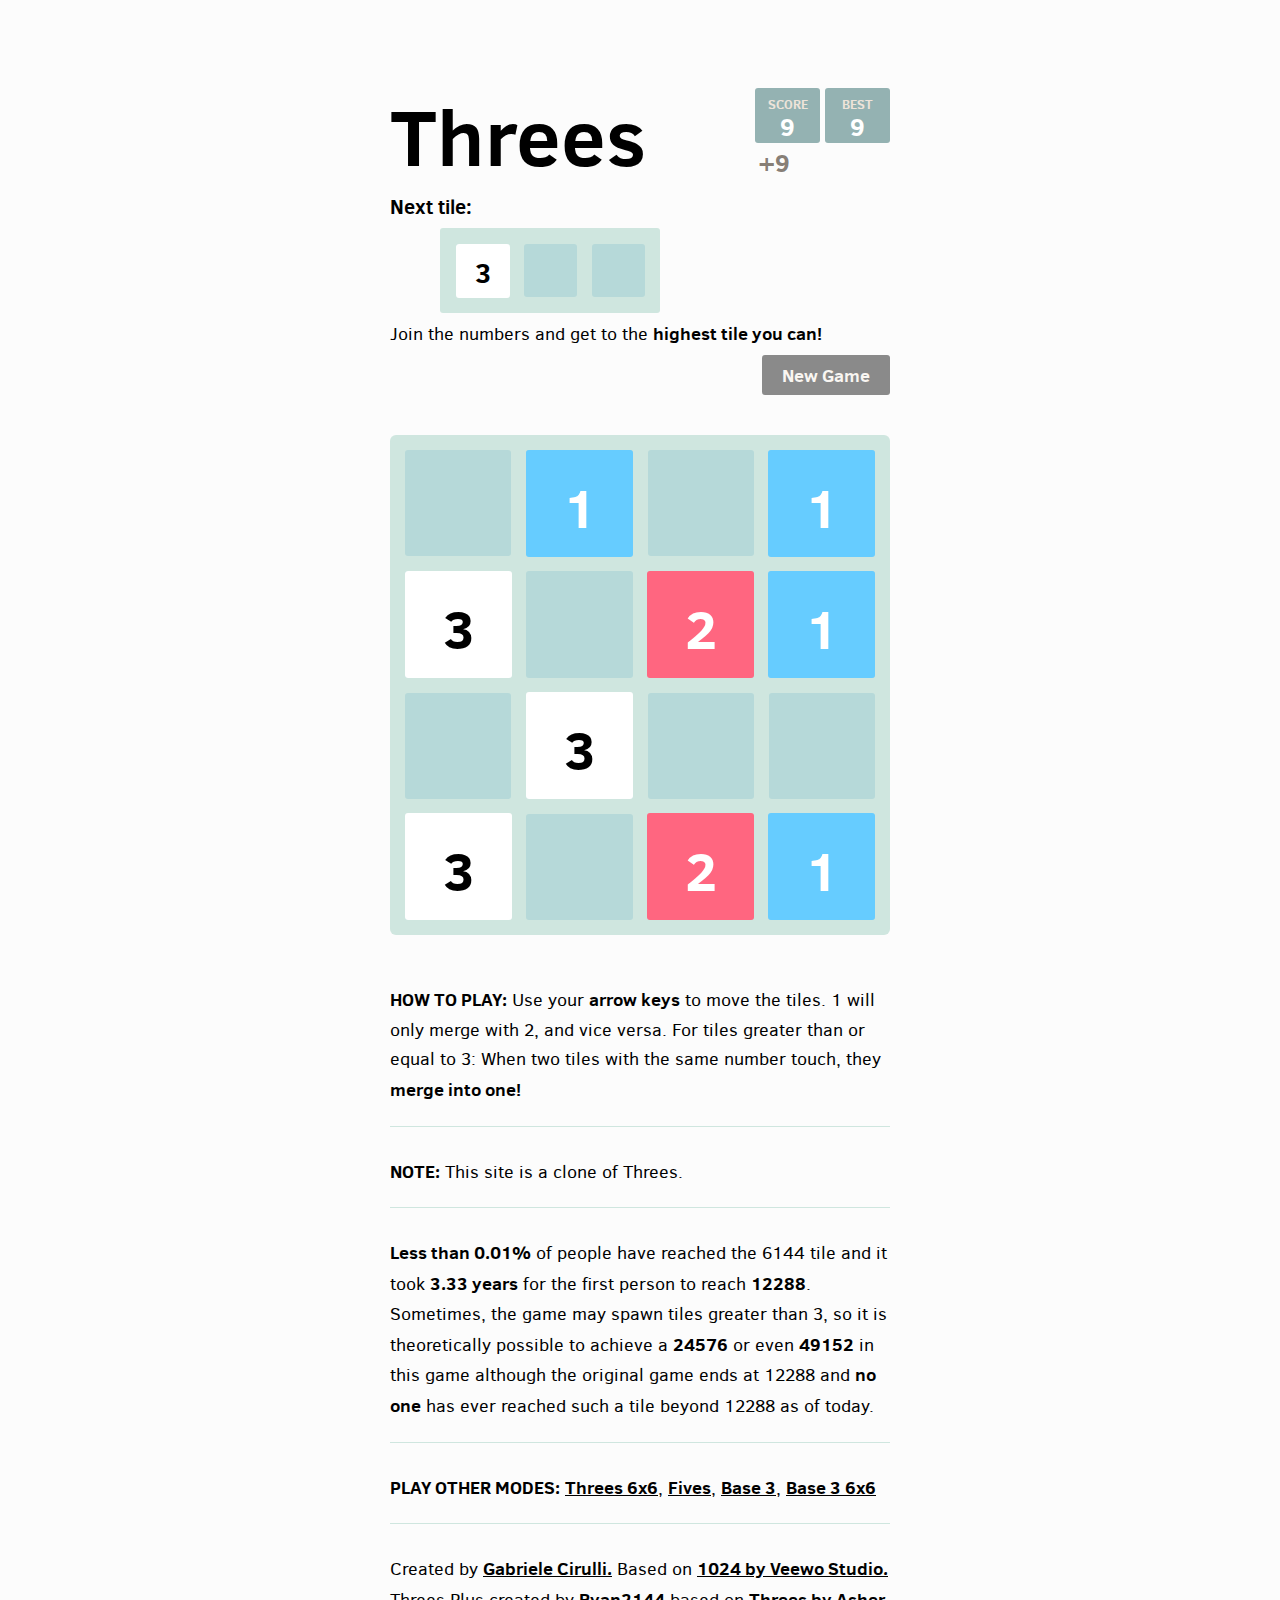
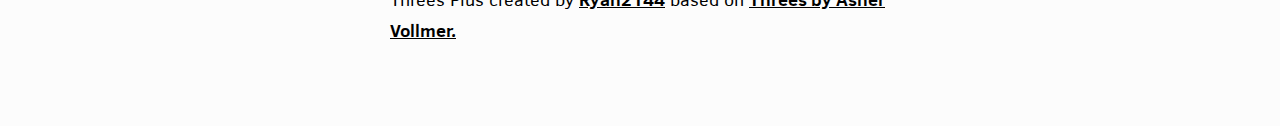
<file: index.html>
<!DOCTYPE html>
<html>
<head>
  <meta charset="utf-8">
  <title>Threes</title>

  <link href="style/main.css" rel="stylesheet" type="text/css">
  <link rel="shortcut icon" href="favicon.ico">
  <link rel="apple-touch-icon" href="meta/apple-touch-icon.png">
  <link rel="apple-touch-startup-image" href="meta/apple-touch-startup-image-640x1096.png" media="(device-width: 320px) and (device-height: 568px) and (-webkit-device-pixel-ratio: 2)"> <!-- iPhone 5+ -->
  <link rel="apple-touch-startup-image" href="meta/apple-touch-startup-image-640x920.png"  media="(device-width: 320px) and (device-height: 480px) and (-webkit-device-pixel-ratio: 2)"> <!-- iPhone, retina -->
  <meta name="apple-mobile-web-app-capable" content="yes">
  <meta name="apple-mobile-web-app-status-bar-style" content="black">

  <meta name="HandheldFriendly" content="True">
  <meta name="MobileOptimized" content="320">
  <meta name="viewport" content="width=device-width, target-densitydpi=160dpi, initial-scale=1.0, maximum-scale=1, user-scalable=no, minimal-ui">
</head>
<body>
  <div class="container">
    <div class="heading">
      <h1 class="title">Threes</h1>
      <div class="scores-container">
        <div class="score-container">0</div>
        <div class="best-container">0</div>
      </div>
    </div>

    <h1 class="nexttile-message">Next tile:</h1> <br>
    <div class="nextgame-container">
      <div class="grid-container">
        <div class="grid-row">
          <div class="grid-cell"></div>
          <div class="grid-cell"></div>
          <div class="grid-cell"></div>
        </div>
      </div>

      <div class="next-container">

      </div>
    </div>
	  
    <div class="above-game">
      <p class="game-intro">Join the numbers and get to the <strong>highest tile you can!</strong></p>
      <a class="restart-button">New Game</a>
    </div>

    <div class="game-container">
      <div class="game-message">
        <p></p>
        <div class="lower">
	        <!--<a class="keep-playing-button">Keep going</a>-->
          <a class="retry-button">Try again</a>
        </div>
      </div>

      <div class="grid-container">
        <div class="grid-row">
          <div class="grid-cell"></div>
          <div class="grid-cell"></div>
          <div class="grid-cell"></div>
          <div class="grid-cell"></div>
        </div>
        <div class="grid-row">
          <div class="grid-cell"></div>
          <div class="grid-cell"></div>
          <div class="grid-cell"></div>
          <div class="grid-cell"></div>
        </div>
        <div class="grid-row">
          <div class="grid-cell"></div>
          <div class="grid-cell"></div>
          <div class="grid-cell"></div>
          <div class="grid-cell"></div>
        </div>
        <div class="grid-row">
          <div class="grid-cell"></div>
          <div class="grid-cell"></div>
          <div class="grid-cell"></div>
          <div class="grid-cell"></div>
        </div>
      </div>

      <div class="tile-container">

      </div>
    </div>

    <p class="game-explanation">
      <strong class="important">How to play:</strong> Use your <strong>arrow keys</strong> to move the tiles. 1 will only merge with 2, and vice versa. For tiles greater than or equal to 3: When two tiles with the same number touch, they <strong>merge into one!</strong>
    </p>
    <hr>
    <p>
    <strong class="important">Note:</strong> This site is a clone of Threes.
    </p>
    <hr>
    <p>
    <strong>Less than 0.01%</strong> of people have reached the 6144 tile and it took <strong>3.33 years</strong> for the first person to reach <strong>12288</strong>. Sometimes, the game may spawn tiles greater than 3, so it is theoretically possible to achieve a <strong>24576</strong> or even <strong>49152</strong> in this game although the original game ends at 12288 and <strong>no one</strong> has ever reached such a tile beyond 12288 as of today.
    </p>
    <hr>
    <p>
    <strong class="important">Play other modes:</strong> <a href="6x6.html" target="_blank">Threes 6x6</a>, <a href="fives.html" target="_blank">Fives</a>, <a href="base3.html" target="_blank">Base 3</a>, <a href="base36x6.html" target="_blank">Base 3 6x6</a>
    </p>
    <hr>
    <p>
    Created by <a href="http://gabrielecirulli.com" target="_blank">Gabriele Cirulli.</a> Based on <a href="https://itunes.apple.com/us/app/1024!/id823499224" target="_blank">1024 by Veewo Studio.</a> Threes Plus created by <a href="https://github.com/Ryan2144" target="_blank">Ryan2144</a> based on <a href="http://asherv.com/threes/" target="_blank">Threes by Asher Vollmer.</a>
    </p>
  </div>

  <script src="js/bind_polyfill.js"></script>
  <script src="js/classlist_polyfill.js"></script>
  <script src="js/animframe_polyfill.js"></script>
  <script src="js/keyboard_input_manager.js"></script>
  <script src="js/html_actuator.js"></script>
  <script src="js/grid.js"></script>
  <script src="js/tile.js"></script>
  <script src="js/local_storage_manager.js"></script>
  <script src="js/game_manager.js"></script>
  <script src="js/application.js"></script>
  <script>
    var size = 4;
    var code = "threesNormal";
  </script>
</body>
</html>
</file>
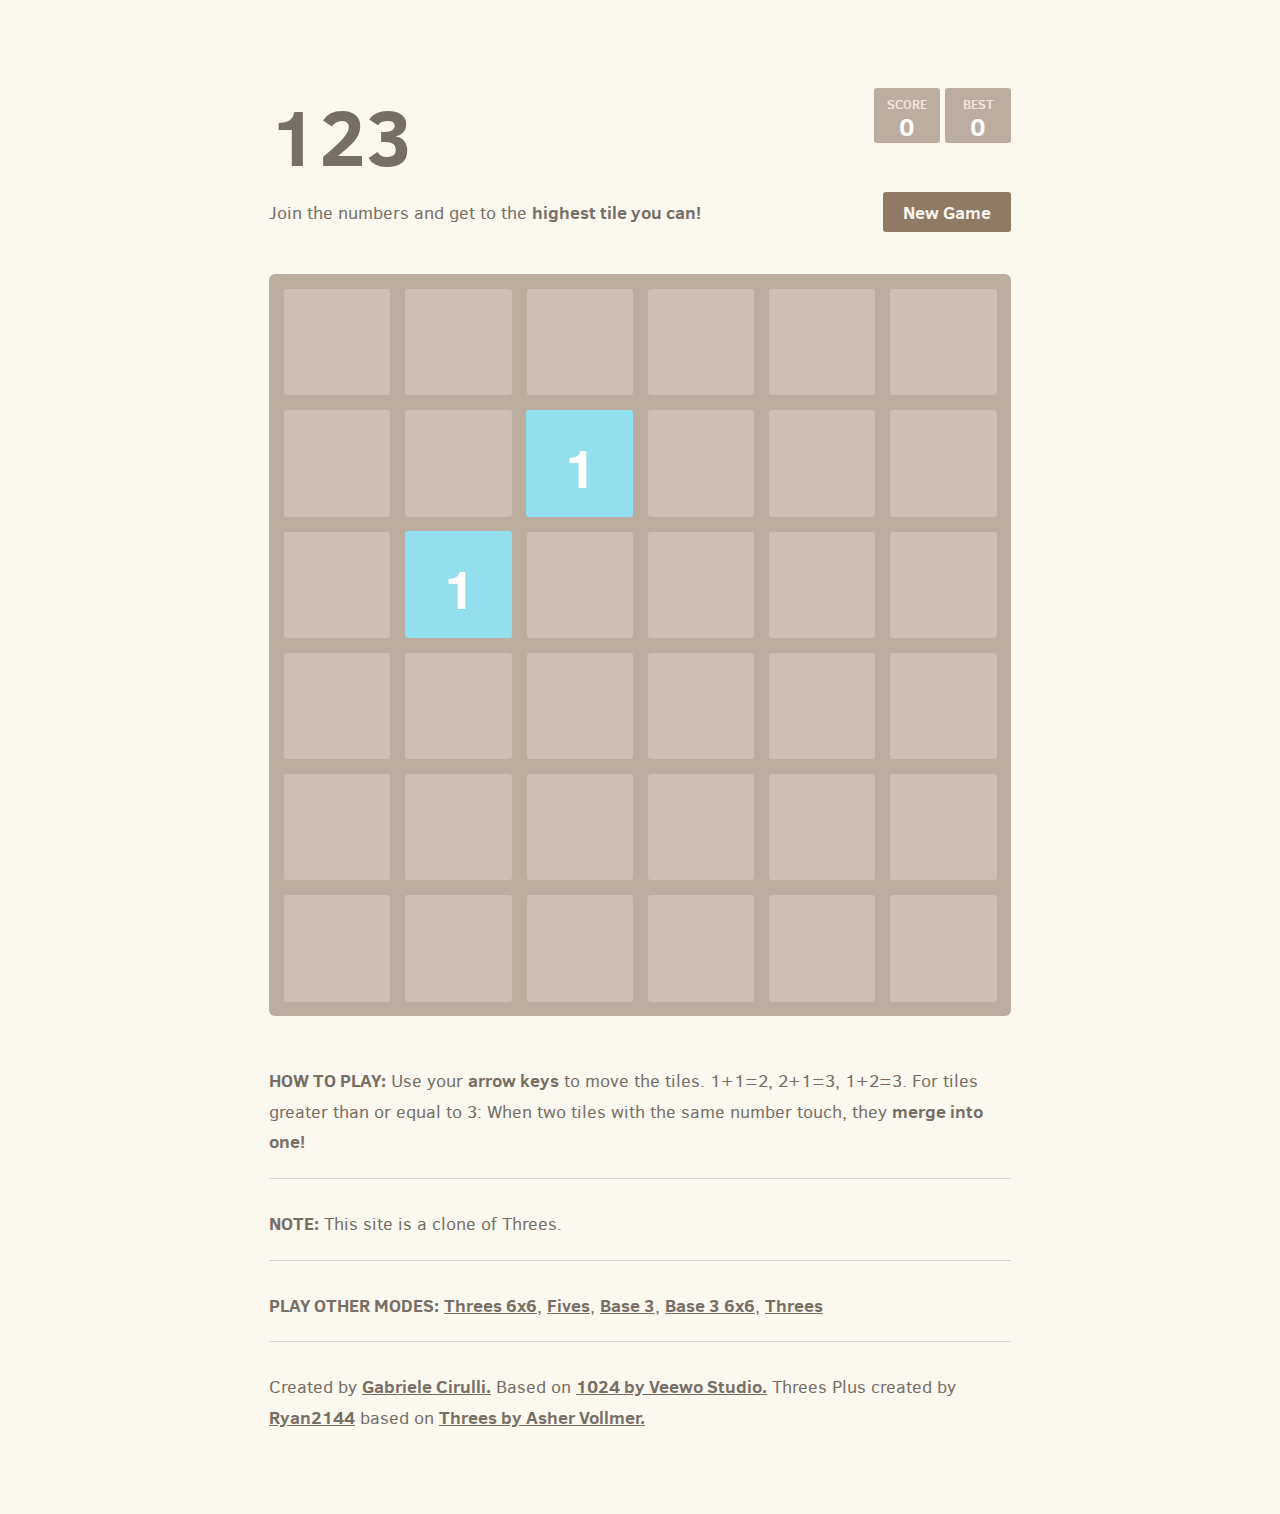
<file: 123.html>
<!DOCTYPE html>
<html>
<head>
  <meta charset="utf-8">
  <title>123</title>

  <link href="style/123.css" rel="stylesheet" type="text/css">
  <link rel="shortcut icon" href="favicon.ico">
  <link rel="apple-touch-icon" href="meta/apple-touch-icon.png">
  <link rel="apple-touch-startup-image" href="meta/apple-touch-startup-image-640x1096.png" media="(device-width: 320px) and (device-height: 568px) and (-webkit-device-pixel-ratio: 2)"> <!-- iPhone 5+ -->
  <link rel="apple-touch-startup-image" href="meta/apple-touch-startup-image-640x920.png"  media="(device-width: 320px) and (device-height: 480px) and (-webkit-device-pixel-ratio: 2)"> <!-- iPhone, retina -->
  <meta name="apple-mobile-web-app-capable" content="yes">
  <meta name="apple-mobile-web-app-status-bar-style" content="black">

  <meta name="HandheldFriendly" content="True">
  <meta name="MobileOptimized" content="320">
  <meta name="viewport" content="width=device-width, target-densitydpi=160dpi, initial-scale=1.0, maximum-scale=1, user-scalable=no, minimal-ui">
</head>
<body>
  <div class="container">
    <div class="heading">
      <h1 class="title">123</h1>
      <div class="scores-container">
        <div class="score-container">0</div>
        <div class="best-container">0</div>
      </div>
    </div>
	  
    <div class="above-game">
      <p class="game-intro">Join the numbers and get to the <strong>highest tile you can!</strong></p>
      <a class="restart-button">New Game</a>
    </div>

    <div class="game-container">
      <div class="game-message">
        <p></p>
        <div class="lower">
	        <a class="keep-playing-button">Keep going</a>
          <a class="retry-button">Try again</a>
        </div>
      </div>

      <div class="grid-container">
        <div class="grid-row">
          <div class="grid-cell"></div>
          <div class="grid-cell"></div>
          <div class="grid-cell"></div>
          <div class="grid-cell"></div>
          <div class="grid-cell"></div>
          <div class="grid-cell"></div>
        </div>
        <div class="grid-row">
          <div class="grid-cell"></div>
          <div class="grid-cell"></div>
          <div class="grid-cell"></div>
          <div class="grid-cell"></div>
          <div class="grid-cell"></div>
          <div class="grid-cell"></div>
        </div>
        <div class="grid-row">
          <div class="grid-cell"></div>
          <div class="grid-cell"></div>
          <div class="grid-cell"></div>
          <div class="grid-cell"></div>
          <div class="grid-cell"></div>
          <div class="grid-cell"></div>
        </div>
        <div class="grid-row">
          <div class="grid-cell"></div>
          <div class="grid-cell"></div>
          <div class="grid-cell"></div>
          <div class="grid-cell"></div>
          <div class="grid-cell"></div>
          <div class="grid-cell"></div>
        </div>
        <div class="grid-row">
          <div class="grid-cell"></div>
          <div class="grid-cell"></div>
          <div class="grid-cell"></div>
          <div class="grid-cell"></div>
          <div class="grid-cell"></div>
          <div class="grid-cell"></div>
        </div>
        <div class="grid-row">
          <div class="grid-cell"></div>
          <div class="grid-cell"></div>
          <div class="grid-cell"></div>
          <div class="grid-cell"></div>
          <div class="grid-cell"></div>
          <div class="grid-cell"></div>
        </div>
      </div>

      <div class="tile-container">

      </div>
    </div>

    <p class="game-explanation">
      <strong class="important">How to play:</strong> Use your <strong>arrow keys</strong> to move the tiles. 1+1=2, 2+1=3, 1+2=3. For tiles greater than or equal to 3: When two tiles with the same number touch, they <strong>merge into one!</strong>
    </p>
    <hr>
    <p>
    <strong class="important">Note:</strong> This site is a clone of Threes.
    </p>
    <hr>
    <p>
    <strong class="important">Play other modes:</strong> <a href="6x6.html" target="_blank">Threes 6x6</a>, <a href="fives.html" target="_blank">Fives</a>, <a href="base3.html" target="_blank">Base 3</a>, <a href="base36x6.html" target="_blank">Base 3 6x6</a>, <a href="index.html" target="_blank">Threes</a>
    </p>
    <hr>
    <p>
    Created by <a href="http://gabrielecirulli.com" target="_blank">Gabriele Cirulli.</a> Based on <a href="https://itunes.apple.com/us/app/1024!/id823499224" target="_blank">1024 by Veewo Studio.</a> Threes Plus created by <a href="https://github.com/Ryan2144" target="_blank">Ryan2144</a> based on <a href="http://asherv.com/threes/" target="_blank">Threes by Asher Vollmer.</a>
    </p>
  </div>

  <script src="js/bind_polyfill.js"></script>
  <script src="js/classlist_polyfill.js"></script>
  <script src="js/animframe_polyfill.js"></script>
  <script src="js/keyboard_input_manager_base3.js"></script>
  <script src="js/html_actuator_base3.js"></script>
  <script src="js/grid.js"></script>
  <script src="js/tile.js"></script>
  <script src="js/local_storage_manager_base3.js"></script>
  <script src="js/game_manager_123.js"></script>
  <script src="js/application.js"></script>
  <script>
    var size = 6;
    var code = "123";
  </script>
</body>
</html>
</file>
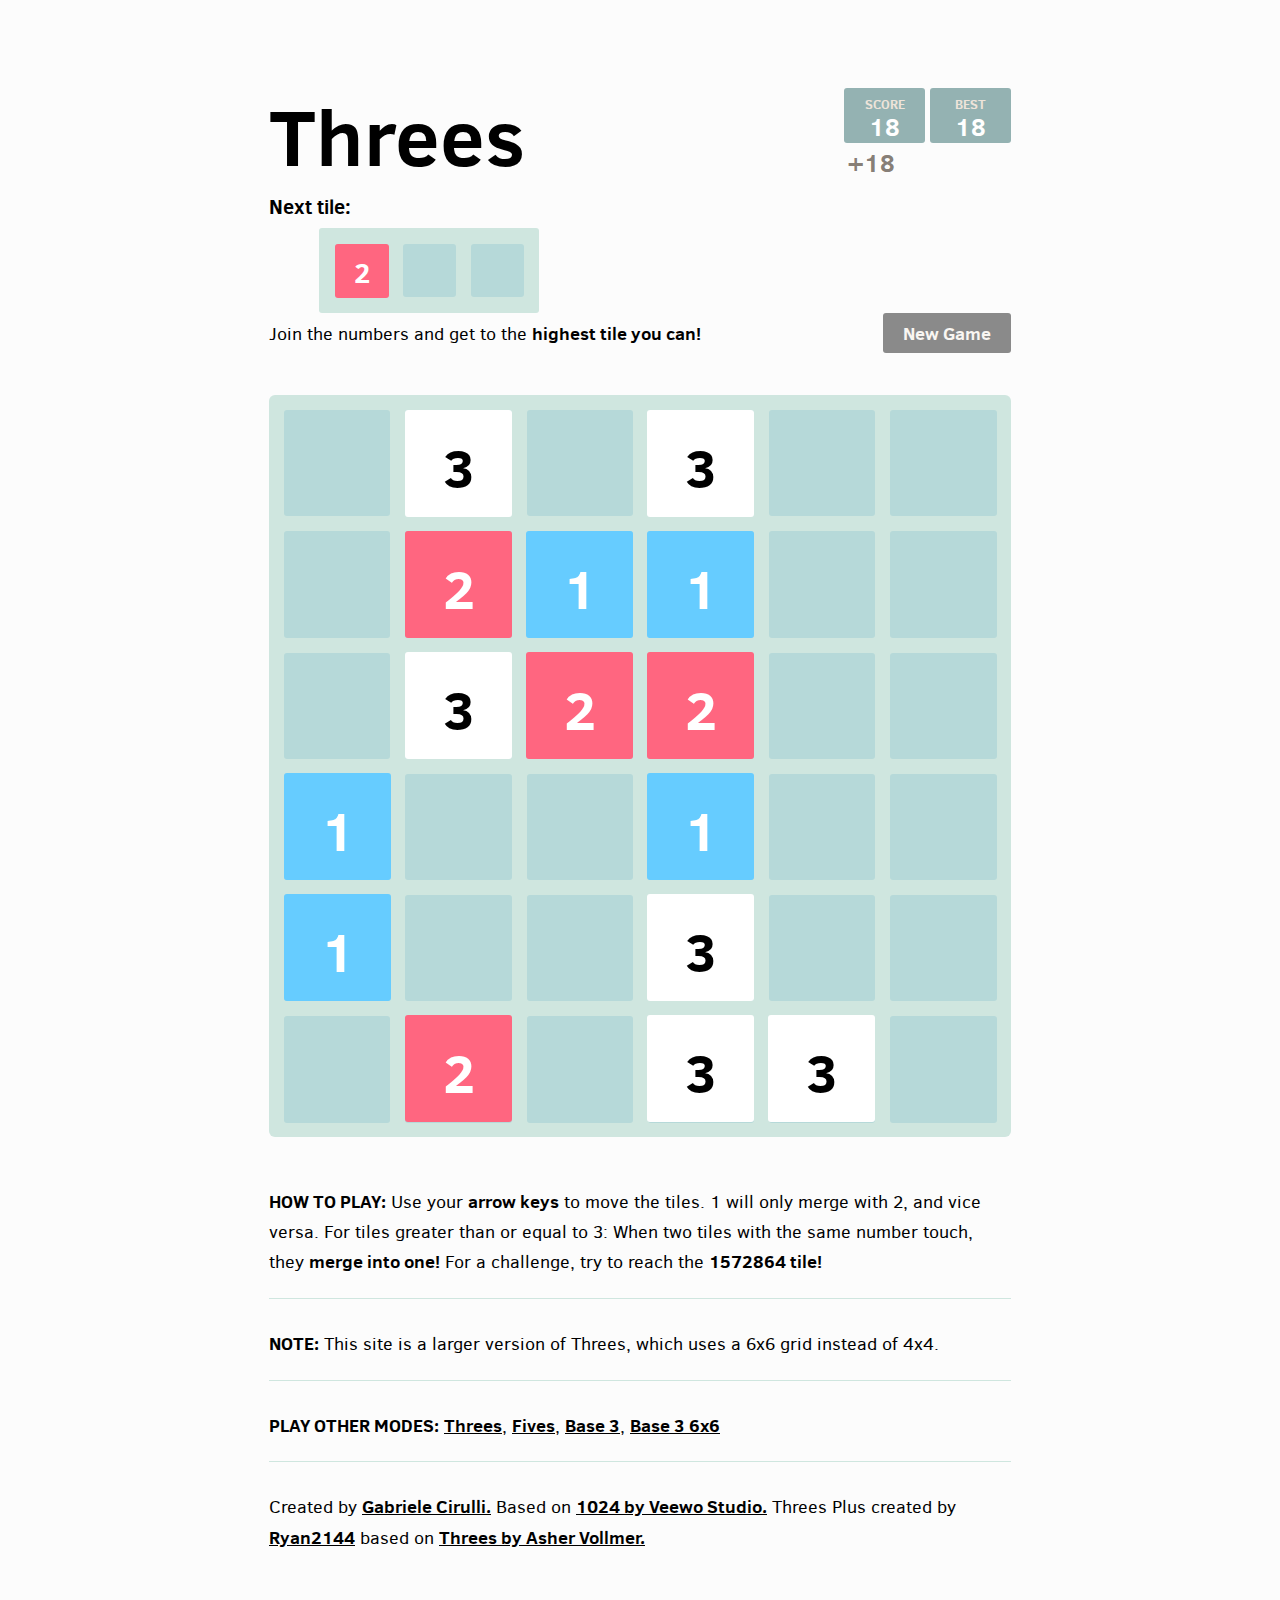
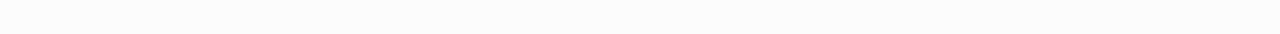
<file: 6x6.html>
<!DOCTYPE html>
<html>
<head>
  <meta charset="utf-8">
  <title>Threes 6x6</title>

  <link href="style/6x6.css" rel="stylesheet" type="text/css">
  <link rel="shortcut icon" href="favicon.ico">
  <link rel="apple-touch-icon" href="meta/apple-touch-icon.png">
  <link rel="apple-touch-startup-image" href="meta/apple-touch-startup-image-640x1096.png" media="(device-width: 320px) and (device-height: 568px) and (-webkit-device-pixel-ratio: 2)"> <!-- iPhone 5+ -->
  <link rel="apple-touch-startup-image" href="meta/apple-touch-startup-image-640x920.png"  media="(device-width: 320px) and (device-height: 480px) and (-webkit-device-pixel-ratio: 2)"> <!-- iPhone, retina -->
  <meta name="apple-mobile-web-app-capable" content="yes">
  <meta name="apple-mobile-web-app-status-bar-style" content="black">

  <meta name="HandheldFriendly" content="True">
  <meta name="MobileOptimized" content="320">
  <meta name="viewport" content="width=device-width, target-densitydpi=160dpi, initial-scale=1.0, maximum-scale=1, user-scalable=no, minimal-ui">
</head>
<body>
  <div class="container">
    <div class="heading">
      <h1 class="title">Threes</h1>
      <div class="scores-container">
        <div class="score-container">0</div>
        <div class="best-container">0</div>
      </div>
    </div>

    <h1 class="nexttile-message">Next tile:</h1> <br>
    <div class="nextgame-container">
      <div class="grid-container">
        <div class="grid-row">
          <div class="grid-cell"></div>
          <div class="grid-cell"></div>
          <div class="grid-cell"></div>
        </div>
      </div>

      <div class="next-container">

      </div>
    </div>
	  
    <div class="above-game">
      <p class="game-intro">Join the numbers and get to the <strong>highest tile you can!</strong></p>
      <a class="restart-button">New Game</a>
    </div>

    <div class="game-container">
      <div class="game-message">
        <p></p>
        <div class="lower">
	        <!--<a class="keep-playing-button">Keep going</a>-->
          <a class="retry-button">Try again</a>
        </div>
      </div>

      <div class="grid-container">
        <div class="grid-row">
          <div class="grid-cell"></div>
          <div class="grid-cell"></div>
          <div class="grid-cell"></div>
          <div class="grid-cell"></div>
          <div class="grid-cell"></div>
          <div class="grid-cell"></div>
        </div>
        <div class="grid-row">
          <div class="grid-cell"></div>
          <div class="grid-cell"></div>
          <div class="grid-cell"></div>
          <div class="grid-cell"></div>
          <div class="grid-cell"></div>
          <div class="grid-cell"></div>
        </div>
        <div class="grid-row">
          <div class="grid-cell"></div>
          <div class="grid-cell"></div>
          <div class="grid-cell"></div>
          <div class="grid-cell"></div>
          <div class="grid-cell"></div>
          <div class="grid-cell"></div>
        </div>
        <div class="grid-row">
          <div class="grid-cell"></div>
          <div class="grid-cell"></div>
          <div class="grid-cell"></div>
          <div class="grid-cell"></div>
          <div class="grid-cell"></div>
          <div class="grid-cell"></div>
        </div>
        <div class="grid-row">
          <div class="grid-cell"></div>
          <div class="grid-cell"></div>
          <div class="grid-cell"></div>
          <div class="grid-cell"></div>
          <div class="grid-cell"></div>
          <div class="grid-cell"></div>
        </div>
        <div class="grid-row">
          <div class="grid-cell"></div>
          <div class="grid-cell"></div>
          <div class="grid-cell"></div>
          <div class="grid-cell"></div>
          <div class="grid-cell"></div>
          <div class="grid-cell"></div>
        </div>
      </div>

      <div class="tile-container">

      </div>
    </div>

    <p class="game-explanation">
      <strong class="important">How to play:</strong> Use your <strong>arrow keys</strong> to move the tiles. 1 will only merge with 2, and vice versa. For tiles greater than or equal to 3: When two tiles with the same number touch, they <strong>merge into one!</strong> For a challenge, try to reach the <strong>1572864 tile!</strong>
    </p>
    <hr>
    <p>
    <strong class="important">Note:</strong> This site is a larger version of Threes, which uses a 6x6 grid instead of 4x4.
    </p>
    <hr>
    <p>
    <strong class="important">Play other modes:</strong> <a href="index.html" target="_blank">Threes</a>, <a href="fives.html" target="_blank">Fives</a>, <a href="base3.html" target="_blank">Base 3</a>, <a href="base36x6.html" target="_blank">Base 3 6x6</a>
    </p>
    <hr>
    <p>
    Created by <a href="http://gabrielecirulli.com" target="_blank">Gabriele Cirulli.</a> Based on <a href="https://itunes.apple.com/us/app/1024!/id823499224" target="_blank">1024 by Veewo Studio.</a> Threes Plus created by <a href="https://github.com/Ryan2144" target="_blank">Ryan2144</a> based on <a href="http://asherv.com/threes/" target="_blank">Threes by Asher Vollmer.</a>
    </p>
  </div>

  <script src="js/bind_polyfill.js"></script>
  <script src="js/classlist_polyfill.js"></script>
  <script src="js/animframe_polyfill.js"></script>
  <script src="js/keyboard_input_manager.js"></script>
  <script src="js/html_actuator_6x6.js"></script>
  <script src="js/grid.js"></script>
  <script src="js/tile.js"></script>
  <script src="js/local_storage_manager.js"></script>
  <script src="js/game_manager.js"></script>
  <script src="js/application.js"></script>
  <script>
    var size = 6;
    var code = "threes6x6";
  </script>
</body>
</html>
</file>
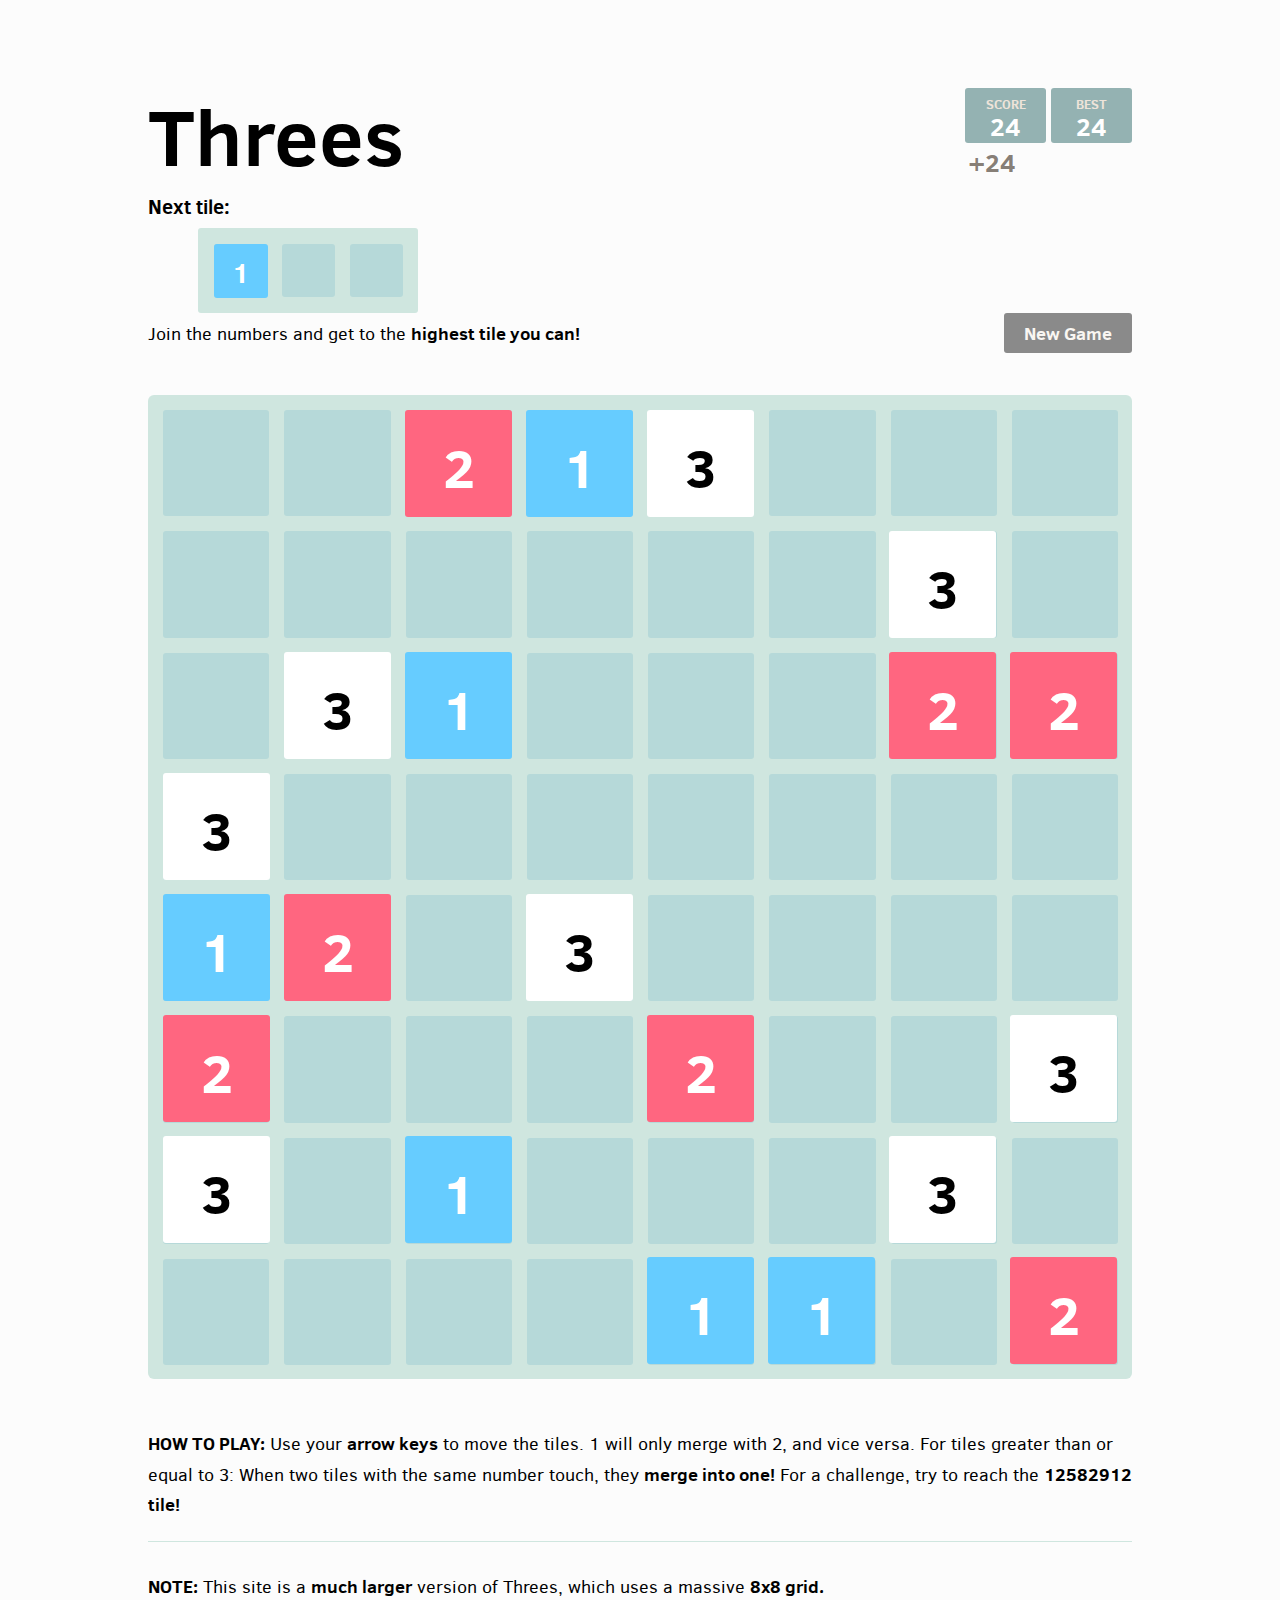
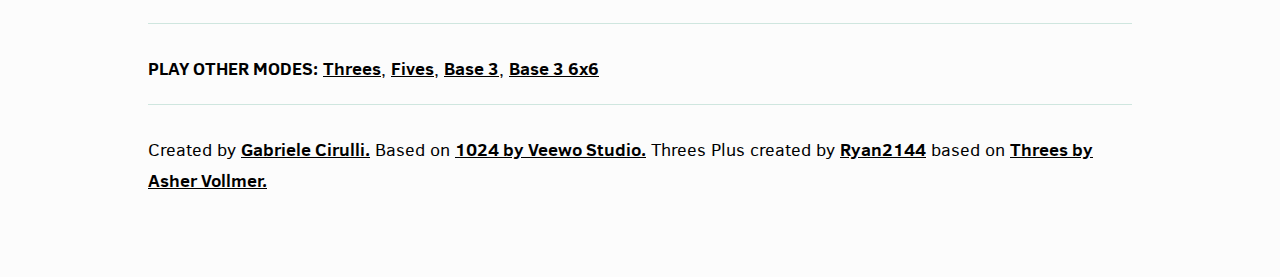
<file: 8x8.html>
<!DOCTYPE html>
<html>
<head>
  <meta charset="utf-8">
  <title>Threes 8x8</title>

  <link href="style/8x8.css" rel="stylesheet" type="text/css">
  <link rel="shortcut icon" href="favicon.ico">
  <link rel="apple-touch-icon" href="meta/apple-touch-icon.png">
  <link rel="apple-touch-startup-image" href="meta/apple-touch-startup-image-640x1096.png" media="(device-width: 320px) and (device-height: 568px) and (-webkit-device-pixel-ratio: 2)"> <!-- iPhone 5+ -->
  <link rel="apple-touch-startup-image" href="meta/apple-touch-startup-image-640x920.png"  media="(device-width: 320px) and (device-height: 480px) and (-webkit-device-pixel-ratio: 2)"> <!-- iPhone, retina -->
  <meta name="apple-mobile-web-app-capable" content="yes">
  <meta name="apple-mobile-web-app-status-bar-style" content="black">

  <meta name="HandheldFriendly" content="True">
  <meta name="MobileOptimized" content="320">
  <meta name="viewport" content="width=device-width, target-densitydpi=160dpi, initial-scale=1.0, maximum-scale=1, user-scalable=no, minimal-ui">
</head>
<body>
  <div class="container">
    <div class="heading">
      <h1 class="title">Threes</h1>
      <div class="scores-container">
        <div class="score-container">0</div>
        <div class="best-container">0</div>
      </div>
    </div>

    <h1 class="nexttile-message">Next tile:</h1> <br>
    <div class="nextgame-container">
      <div class="grid-container">
        <div class="grid-row">
          <div class="grid-cell"></div>
          <div class="grid-cell"></div>
          <div class="grid-cell"></div>
        </div>
      </div>

      <div class="next-container">

      </div>
    </div>
	  
    <div class="above-game">
      <p class="game-intro">Join the numbers and get to the <strong>highest tile you can!</strong></p>
      <a class="restart-button">New Game</a>
    </div>

    <div class="game-container">
      <div class="game-message">
        <p></p>
        <div class="lower">
	        <!--<a class="keep-playing-button">Keep going</a>-->
          <a class="retry-button">Try again</a>
        </div>
      </div>

      <div class="grid-container">
        <div class="grid-row">
          <div class="grid-cell"></div>
          <div class="grid-cell"></div>
          <div class="grid-cell"></div>
          <div class="grid-cell"></div>
          <div class="grid-cell"></div>
          <div class="grid-cell"></div>
          <div class="grid-cell"></div>
          <div class="grid-cell"></div>
        </div>
        <div class="grid-row">
          <div class="grid-cell"></div>
          <div class="grid-cell"></div>
          <div class="grid-cell"></div>
          <div class="grid-cell"></div>
          <div class="grid-cell"></div>
          <div class="grid-cell"></div>
          <div class="grid-cell"></div>
          <div class="grid-cell"></div>
        </div>
        <div class="grid-row">
          <div class="grid-cell"></div>
          <div class="grid-cell"></div>
          <div class="grid-cell"></div>
          <div class="grid-cell"></div>
          <div class="grid-cell"></div>
          <div class="grid-cell"></div>
          <div class="grid-cell"></div>
          <div class="grid-cell"></div>
        </div>
        <div class="grid-row">
          <div class="grid-cell"></div>
          <div class="grid-cell"></div>
          <div class="grid-cell"></div>
          <div class="grid-cell"></div>
          <div class="grid-cell"></div>
          <div class="grid-cell"></div>
          <div class="grid-cell"></div>
          <div class="grid-cell"></div>
        </div>
        <div class="grid-row">
          <div class="grid-cell"></div>
          <div class="grid-cell"></div>
          <div class="grid-cell"></div>
          <div class="grid-cell"></div>
          <div class="grid-cell"></div>
          <div class="grid-cell"></div>
          <div class="grid-cell"></div>
          <div class="grid-cell"></div>
        </div>
        <div class="grid-row">
          <div class="grid-cell"></div>
          <div class="grid-cell"></div>
          <div class="grid-cell"></div>
          <div class="grid-cell"></div>
          <div class="grid-cell"></div>
          <div class="grid-cell"></div>
          <div class="grid-cell"></div>
          <div class="grid-cell"></div>
        </div>
        <div class="grid-row">
          <div class="grid-cell"></div>
          <div class="grid-cell"></div>
          <div class="grid-cell"></div>
          <div class="grid-cell"></div>
          <div class="grid-cell"></div>
          <div class="grid-cell"></div>
          <div class="grid-cell"></div>
          <div class="grid-cell"></div>
        </div>
        <div class="grid-row">
          <div class="grid-cell"></div>
          <div class="grid-cell"></div>
          <div class="grid-cell"></div>
          <div class="grid-cell"></div>
          <div class="grid-cell"></div>
          <div class="grid-cell"></div>
          <div class="grid-cell"></div>
          <div class="grid-cell"></div>
        </div>
      </div>

      <div class="tile-container">

      </div>
    </div>

    <p class="game-explanation">
      <strong class="important">How to play:</strong> Use your <strong>arrow keys</strong> to move the tiles. 1 will only merge with 2, and vice versa. For tiles greater than or equal to 3: When two tiles with the same number touch, they <strong>merge into one!</strong> For a challenge, try to reach the <strong>12582912 tile!</strong>
    </p>
    <hr>
    <p>
    <strong class="important">Note:</strong> This site is a <strong>much larger</strong> version of Threes, which uses a massive <strong>8x8 grid.</strong>
    </p>
    <hr>
    <p>
    <strong class="important">Play other modes:</strong> <a href="index.html" target="_blank">Threes</a>, <a href="fives.html" target="_blank">Fives</a>, <a href="base3.html" target="_blank">Base 3</a>, <a href="base36x6.html" target="_blank">Base 3 6x6</a>
    </p>
    <hr>
    <p>
    Created by <a href="http://gabrielecirulli.com" target="_blank">Gabriele Cirulli.</a> Based on <a href="https://itunes.apple.com/us/app/1024!/id823499224" target="_blank">1024 by Veewo Studio.</a> Threes Plus created by <a href="https://github.com/Ryan2144" target="_blank">Ryan2144</a> based on <a href="http://asherv.com/threes/" target="_blank">Threes by Asher Vollmer.</a>
    </p>
  </div>

  <script src="js/bind_polyfill.js"></script>
  <script src="js/classlist_polyfill.js"></script>
  <script src="js/animframe_polyfill.js"></script>
  <script src="js/keyboard_input_manager.js"></script>
  <script src="js/html_actuator_8x8.js"></script>
  <script src="js/grid.js"></script>
  <script src="js/tile.js"></script>
  <script src="js/local_storage_manager.js"></script>
  <script src="js/game_manager.js"></script>
  <script src="js/application.js"></script>
  <script>
    var size = 8;
    var code = "threes8x8";
  </script>
</body>
</html>
</file>
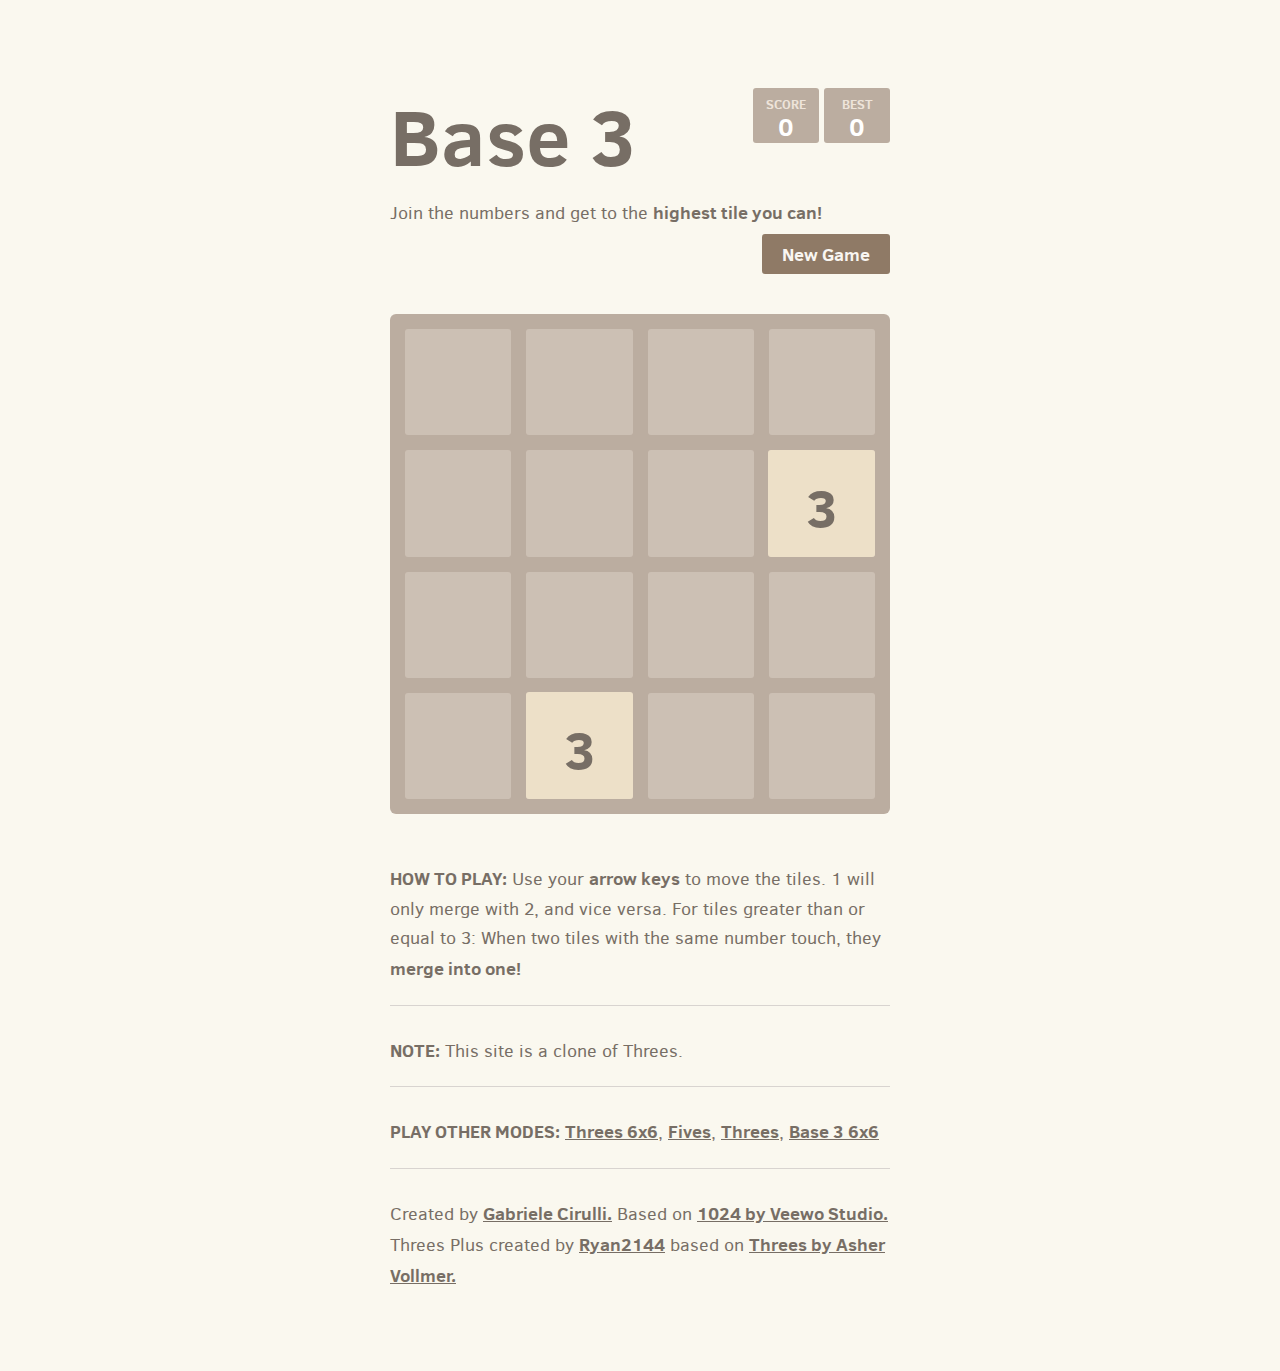
<file: base3.html>
<!DOCTYPE html>
<html>
<head>
  <meta charset="utf-8">
  <title>Base 3</title>

  <link href="style/base3.css" rel="stylesheet" type="text/css">
  <link rel="shortcut icon" href="favicon.ico">
  <link rel="apple-touch-icon" href="meta/apple-touch-icon.png">
  <link rel="apple-touch-startup-image" href="meta/apple-touch-startup-image-640x1096.png" media="(device-width: 320px) and (device-height: 568px) and (-webkit-device-pixel-ratio: 2)"> <!-- iPhone 5+ -->
  <link rel="apple-touch-startup-image" href="meta/apple-touch-startup-image-640x920.png"  media="(device-width: 320px) and (device-height: 480px) and (-webkit-device-pixel-ratio: 2)"> <!-- iPhone, retina -->
  <meta name="apple-mobile-web-app-capable" content="yes">
  <meta name="apple-mobile-web-app-status-bar-style" content="black">

  <meta name="HandheldFriendly" content="True">
  <meta name="MobileOptimized" content="320">
  <meta name="viewport" content="width=device-width, target-densitydpi=160dpi, initial-scale=1.0, maximum-scale=1, user-scalable=no, minimal-ui">
</head>
<body>
  <div class="container">
    <div class="heading">
      <h1 class="title">Base 3</h1>
      <div class="scores-container">
        <div class="score-container">0</div>
        <div class="best-container">0</div>
      </div>
    </div>
	  
    <div class="above-game">
      <p class="game-intro">Join the numbers and get to the <strong>highest tile you can!</strong></p>
      <a class="restart-button">New Game</a>
    </div>

    <div class="game-container">
      <div class="game-message">
        <p></p>
        <div class="lower">
	        <a class="keep-playing-button">Keep going</a>
          <a class="retry-button">Try again</a>
        </div>
      </div>

      <div class="grid-container">
        <div class="grid-row">
          <div class="grid-cell"></div>
          <div class="grid-cell"></div>
          <div class="grid-cell"></div>
          <div class="grid-cell"></div>
        </div>
        <div class="grid-row">
          <div class="grid-cell"></div>
          <div class="grid-cell"></div>
          <div class="grid-cell"></div>
          <div class="grid-cell"></div>
        </div>
        <div class="grid-row">
          <div class="grid-cell"></div>
          <div class="grid-cell"></div>
          <div class="grid-cell"></div>
          <div class="grid-cell"></div>
        </div>
        <div class="grid-row">
          <div class="grid-cell"></div>
          <div class="grid-cell"></div>
          <div class="grid-cell"></div>
          <div class="grid-cell"></div>
        </div>
      </div>

      <div class="tile-container">

      </div>
    </div>

    <p class="game-explanation">
      <strong class="important">How to play:</strong> Use your <strong>arrow keys</strong> to move the tiles. 1 will only merge with 2, and vice versa. For tiles greater than or equal to 3: When two tiles with the same number touch, they <strong>merge into one!</strong>
    </p>
    <hr>
    <p>
    <strong class="important">Note:</strong> This site is a clone of Threes.
    </p>
    <hr>
    <p>
    <strong class="important">Play other modes:</strong> <a href="6x6.html" target="_blank">Threes 6x6</a>, <a href="fives.html" target="_blank">Fives</a>, <a href="index.html" target="_blank">Threes</a>, <a href="base36x6.html" target="_blank">Base 3 6x6</a>
    </p>
    <hr>
    <p>
    Created by <a href="http://gabrielecirulli.com" target="_blank">Gabriele Cirulli.</a> Based on <a href="https://itunes.apple.com/us/app/1024!/id823499224" target="_blank">1024 by Veewo Studio.</a> Threes Plus created by <a href="https://github.com/Ryan2144" target="_blank">Ryan2144</a> based on <a href="http://asherv.com/threes/" target="_blank">Threes by Asher Vollmer.</a>
    </p>
  </div>

  <script src="js/bind_polyfill.js"></script>
  <script src="js/classlist_polyfill.js"></script>
  <script src="js/animframe_polyfill.js"></script>
  <script src="js/keyboard_input_manager_base3.js"></script>
  <script src="js/html_actuator_base3.js"></script>
  <script src="js/grid.js"></script>
  <script src="js/tile.js"></script>
  <script src="js/local_storage_manager_base3.js"></script>
  <script src="js/game_manager_base3.js"></script>
  <script src="js/application.js"></script>
  <script>
    var size = 4;
    var code = "base3";
  </script>
</body>
</html>
</file>
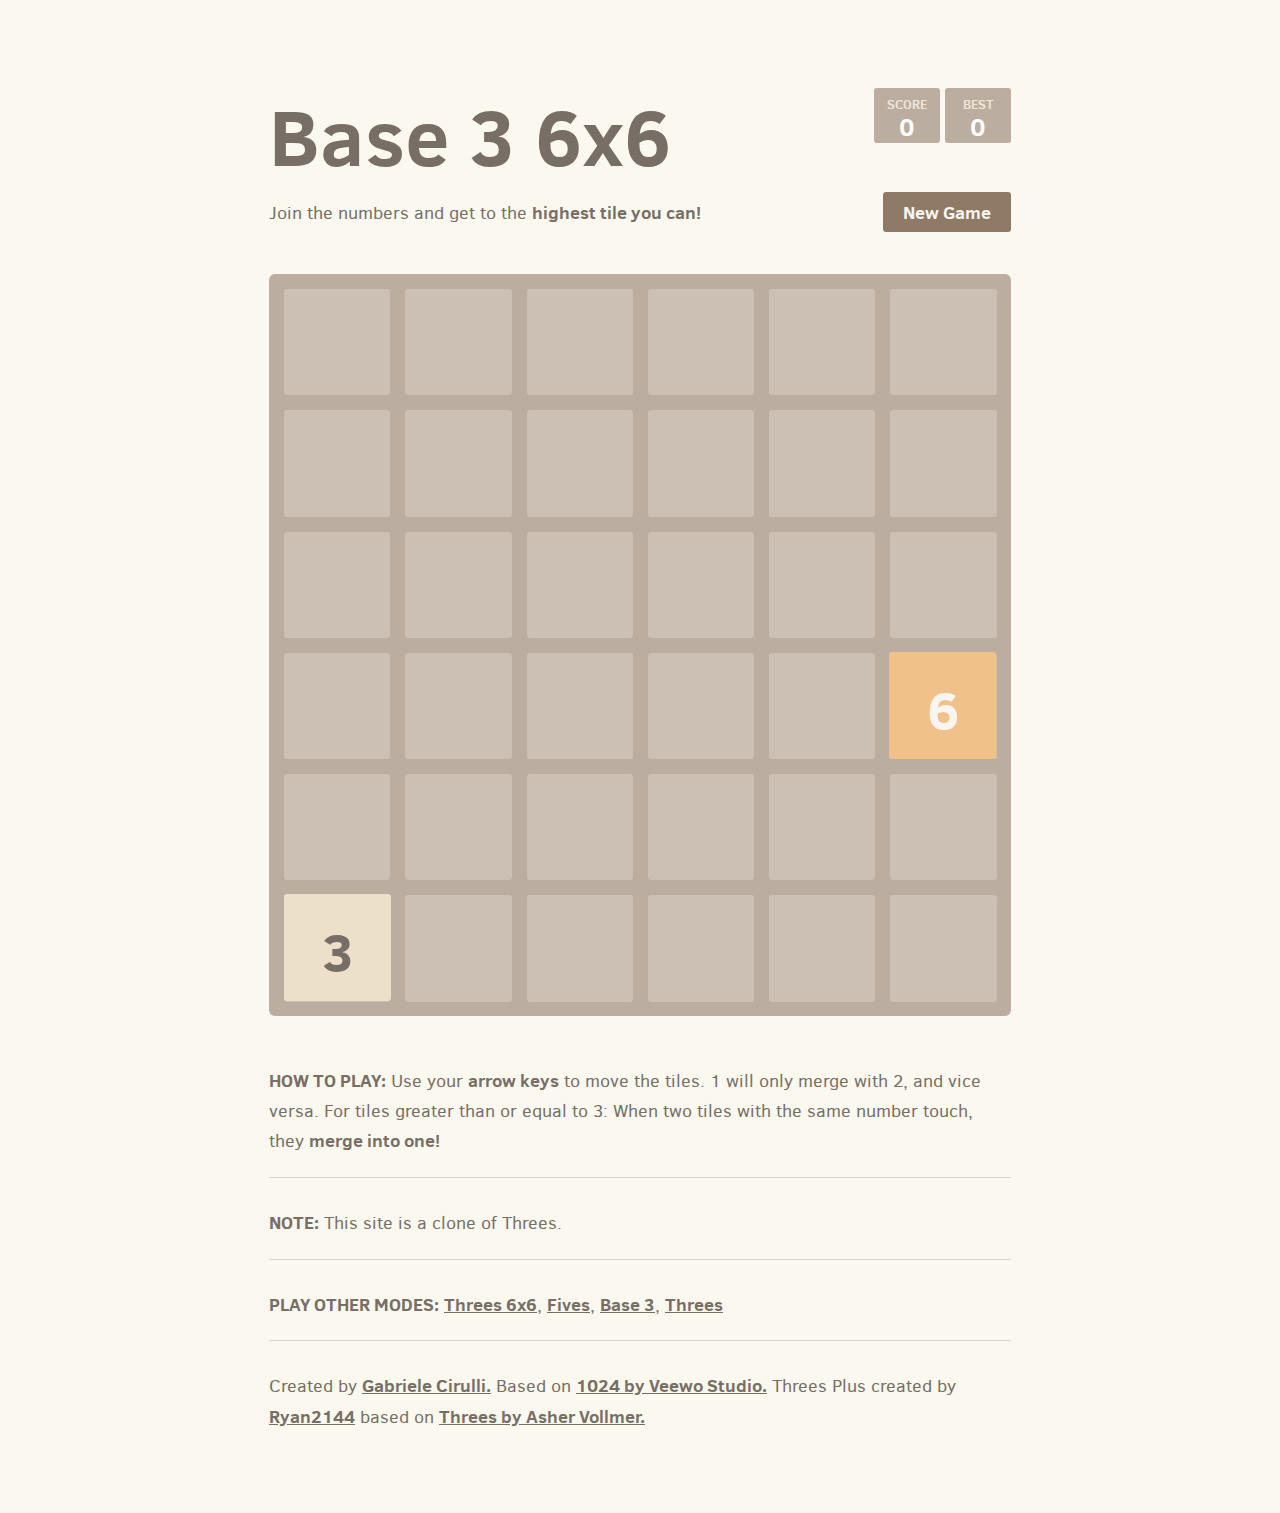
<file: base36x6.html>
<!DOCTYPE html>
<html>
<head>
  <meta charset="utf-8">
  <title>Base 3 6x6</title>

  <link href="style/base36x6.css" rel="stylesheet" type="text/css">
  <link rel="shortcut icon" href="favicon.ico">
  <link rel="apple-touch-icon" href="meta/apple-touch-icon.png">
  <link rel="apple-touch-startup-image" href="meta/apple-touch-startup-image-640x1096.png" media="(device-width: 320px) and (device-height: 568px) and (-webkit-device-pixel-ratio: 2)"> <!-- iPhone 5+ -->
  <link rel="apple-touch-startup-image" href="meta/apple-touch-startup-image-640x920.png"  media="(device-width: 320px) and (device-height: 480px) and (-webkit-device-pixel-ratio: 2)"> <!-- iPhone, retina -->
  <meta name="apple-mobile-web-app-capable" content="yes">
  <meta name="apple-mobile-web-app-status-bar-style" content="black">

  <meta name="HandheldFriendly" content="True">
  <meta name="MobileOptimized" content="320">
  <meta name="viewport" content="width=device-width, target-densitydpi=160dpi, initial-scale=1.0, maximum-scale=1, user-scalable=no, minimal-ui">
</head>
<body>
  <div class="container">
    <div class="heading">
      <h1 class="title">Base 3 6x6</h1>
      <div class="scores-container">
        <div class="score-container">0</div>
        <div class="best-container">0</div>
      </div>
    </div>
	  
    <div class="above-game">
      <p class="game-intro">Join the numbers and get to the <strong>highest tile you can!</strong></p>
      <a class="restart-button">New Game</a>
    </div>

    <div class="game-container">
      <div class="game-message">
        <p></p>
        <div class="lower">
	        <a class="keep-playing-button">Keep going</a>
          <a class="retry-button">Try again</a>
        </div>
      </div>

      <div class="grid-container">
        <div class="grid-row">
          <div class="grid-cell"></div>
          <div class="grid-cell"></div>
          <div class="grid-cell"></div>
          <div class="grid-cell"></div>
          <div class="grid-cell"></div>
          <div class="grid-cell"></div>
        </div>
        <div class="grid-row">
          <div class="grid-cell"></div>
          <div class="grid-cell"></div>
          <div class="grid-cell"></div>
          <div class="grid-cell"></div>
          <div class="grid-cell"></div>
          <div class="grid-cell"></div>
        </div>
        <div class="grid-row">
          <div class="grid-cell"></div>
          <div class="grid-cell"></div>
          <div class="grid-cell"></div>
          <div class="grid-cell"></div>
          <div class="grid-cell"></div>
          <div class="grid-cell"></div>
        </div>
        <div class="grid-row">
          <div class="grid-cell"></div>
          <div class="grid-cell"></div>
          <div class="grid-cell"></div>
          <div class="grid-cell"></div>
          <div class="grid-cell"></div>
          <div class="grid-cell"></div>
        </div>
        <div class="grid-row">
          <div class="grid-cell"></div>
          <div class="grid-cell"></div>
          <div class="grid-cell"></div>
          <div class="grid-cell"></div>
          <div class="grid-cell"></div>
          <div class="grid-cell"></div>
        </div>
        <div class="grid-row">
          <div class="grid-cell"></div>
          <div class="grid-cell"></div>
          <div class="grid-cell"></div>
          <div class="grid-cell"></div>
          <div class="grid-cell"></div>
          <div class="grid-cell"></div>
        </div>
      </div>

      <div class="tile-container">

      </div>
    </div>

    <p class="game-explanation">
      <strong class="important">How to play:</strong> Use your <strong>arrow keys</strong> to move the tiles. 1 will only merge with 2, and vice versa. For tiles greater than or equal to 3: When two tiles with the same number touch, they <strong>merge into one!</strong>
    </p>
    <hr>
    <p>
    <strong class="important">Note:</strong> This site is a clone of Threes.
    </p>
    <hr>
    <p>
    <strong class="important">Play other modes:</strong> <a href="6x6.html" target="_blank">Threes 6x6</a>, <a href="fives.html" target="_blank">Fives</a>, <a href="base3.html" target="_blank">Base 3</a>, <a href="index.html" target="_blank">Threes</a>
    </p>
    <hr>
    <p>
    Created by <a href="http://gabrielecirulli.com" target="_blank">Gabriele Cirulli.</a> Based on <a href="https://itunes.apple.com/us/app/1024!/id823499224" target="_blank">1024 by Veewo Studio.</a> Threes Plus created by <a href="https://github.com/Ryan2144" target="_blank">Ryan2144</a> based on <a href="http://asherv.com/threes/" target="_blank">Threes by Asher Vollmer.</a>
    </p>
  </div>

  <script src="js/bind_polyfill.js"></script>
  <script src="js/classlist_polyfill.js"></script>
  <script src="js/animframe_polyfill.js"></script>
  <script src="js/keyboard_input_manager_base3.js"></script>
  <script src="js/html_actuator_base3.js"></script>
  <script src="js/grid.js"></script>
  <script src="js/tile.js"></script>
  <script src="js/local_storage_manager_base3.js"></script>
  <script src="js/game_manager_base3.js"></script>
  <script src="js/application.js"></script>
  <script>
    var size = 6;
    var code = "base36x6";
  </script>
</body>
</html>
</file>
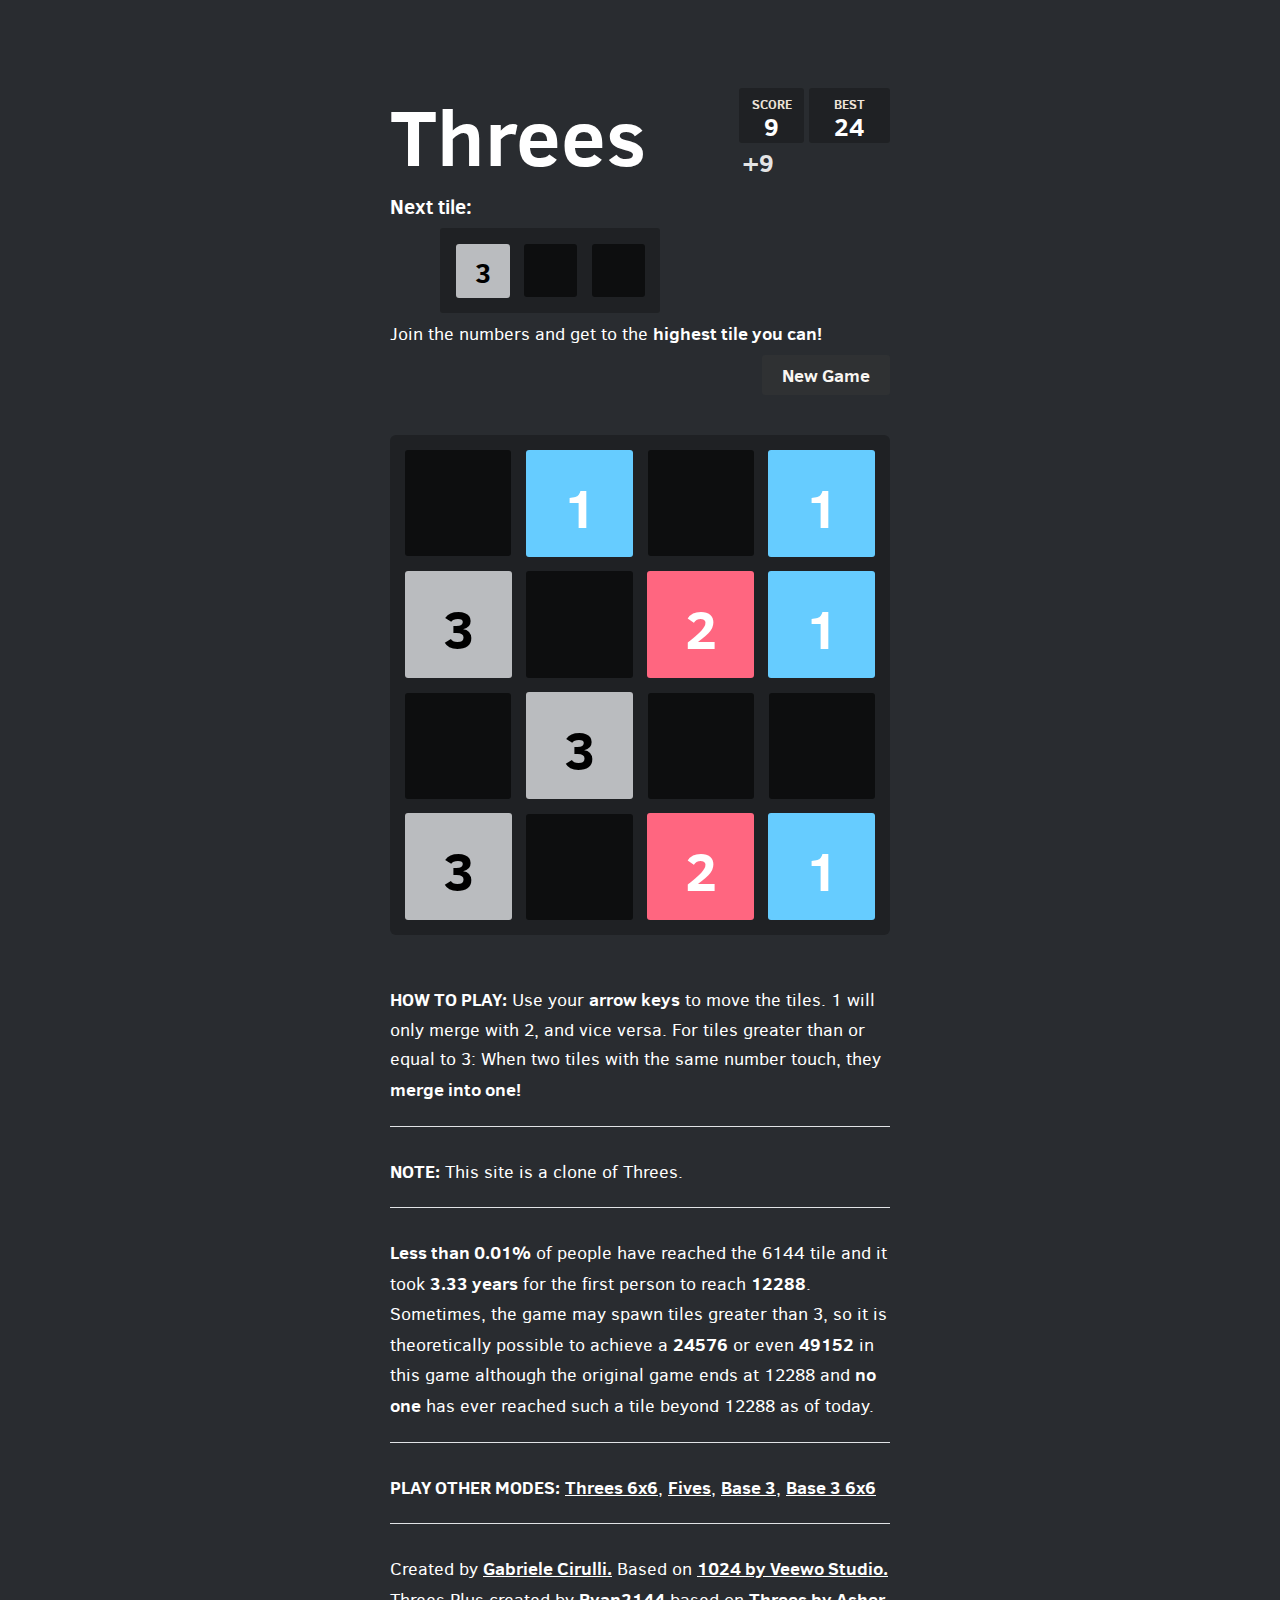
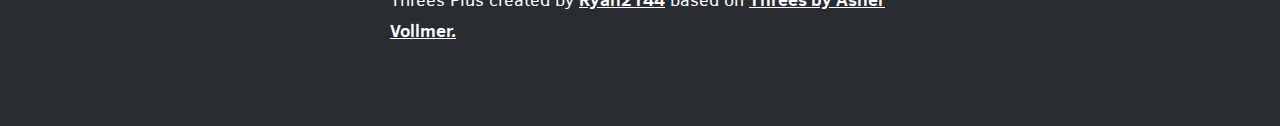
<file: dark.html>
<!DOCTYPE html>
<html>
<head>
  <meta charset="utf-8">
  <title>Threes</title>

  <link href="style/dark.css" rel="stylesheet" type="text/css">
  <link rel="shortcut icon" href="favicon.ico">
  <link rel="apple-touch-icon" href="meta/apple-touch-icon.png">
  <link rel="apple-touch-startup-image" href="meta/apple-touch-startup-image-640x1096.png" media="(device-width: 320px) and (device-height: 568px) and (-webkit-device-pixel-ratio: 2)"> <!-- iPhone 5+ -->
  <link rel="apple-touch-startup-image" href="meta/apple-touch-startup-image-640x920.png"  media="(device-width: 320px) and (device-height: 480px) and (-webkit-device-pixel-ratio: 2)"> <!-- iPhone, retina -->
  <meta name="apple-mobile-web-app-capable" content="yes">
  <meta name="apple-mobile-web-app-status-bar-style" content="black">

  <meta name="HandheldFriendly" content="True">
  <meta name="MobileOptimized" content="320">
  <meta name="viewport" content="width=device-width, target-densitydpi=160dpi, initial-scale=1.0, maximum-scale=1, user-scalable=no, minimal-ui">
</head>
<body>
  <div class="container">
    <div class="heading">
      <h1 class="title">Threes</h1>
      <div class="scores-container">
        <div class="score-container">0</div>
        <div class="best-container">0</div>
      </div>
    </div>

    <h1 class="nexttile-message">Next tile:</h1> <br>
    <div class="nextgame-container">
      <div class="grid-container">
        <div class="grid-row">
          <div class="grid-cell"></div>
          <div class="grid-cell"></div>
          <div class="grid-cell"></div>
        </div>
      </div>

      <div class="next-container">

      </div>
    </div>
	  
    <div class="above-game">
      <p class="game-intro">Join the numbers and get to the <strong>highest tile you can!</strong></p>
      <a class="restart-button">New Game</a>
    </div>

    <div class="game-container">
      <div class="game-message">
        <p></p>
        <div class="lower">
	        <!--<a class="keep-playing-button">Keep going</a>-->
          <a class="retry-button">Try again</a>
        </div>
      </div>

      <div class="grid-container">
        <div class="grid-row">
          <div class="grid-cell"></div>
          <div class="grid-cell"></div>
          <div class="grid-cell"></div>
          <div class="grid-cell"></div>
        </div>
        <div class="grid-row">
          <div class="grid-cell"></div>
          <div class="grid-cell"></div>
          <div class="grid-cell"></div>
          <div class="grid-cell"></div>
        </div>
        <div class="grid-row">
          <div class="grid-cell"></div>
          <div class="grid-cell"></div>
          <div class="grid-cell"></div>
          <div class="grid-cell"></div>
        </div>
        <div class="grid-row">
          <div class="grid-cell"></div>
          <div class="grid-cell"></div>
          <div class="grid-cell"></div>
          <div class="grid-cell"></div>
        </div>
      </div>

      <div class="tile-container">

      </div>
    </div>

    <p class="game-explanation">
      <strong class="important">How to play:</strong> Use your <strong>arrow keys</strong> to move the tiles. 1 will only merge with 2, and vice versa. For tiles greater than or equal to 3: When two tiles with the same number touch, they <strong>merge into one!</strong>
    </p>
    <hr>
    <p>
    <strong class="important">Note:</strong> This site is a clone of Threes.
    </p>
    <hr>
    <p>
    <strong>Less than 0.01%</strong> of people have reached the 6144 tile and it took <strong>3.33 years</strong> for the first person to reach <strong>12288</strong>. Sometimes, the game may spawn tiles greater than 3, so it is theoretically possible to achieve a <strong>24576</strong> or even <strong>49152</strong> in this game although the original game ends at 12288 and <strong>no one</strong> has ever reached such a tile beyond 12288 as of today.
    </p>
    <hr>
    <p>
    <strong class="important">Play other modes:</strong> <a href="6x6.html" target="_blank">Threes 6x6</a>, <a href="fives.html" target="_blank">Fives</a>, <a href="base3.html" target="_blank">Base 3</a>, <a href="base36x6.html" target="_blank">Base 3 6x6</a>
    </p>
    <hr>
    <p>
    Created by <a href="http://gabrielecirulli.com" target="_blank">Gabriele Cirulli.</a> Based on <a href="https://itunes.apple.com/us/app/1024!/id823499224" target="_blank">1024 by Veewo Studio.</a> Threes Plus created by <a href="https://github.com/Ryan2144" target="_blank">Ryan2144</a> based on <a href="http://asherv.com/threes/" target="_blank">Threes by Asher Vollmer.</a>
    </p>
  </div>

  <script src="js/bind_polyfill.js"></script>
  <script src="js/classlist_polyfill.js"></script>
  <script src="js/animframe_polyfill.js"></script>
  <script src="js/keyboard_input_manager.js"></script>
  <script src="js/html_actuator.js"></script>
  <script src="js/grid.js"></script>
  <script src="js/tile.js"></script>
  <script src="js/local_storage_manager.js"></script>
  <script src="js/game_manager.js"></script>
  <script src="js/application.js"></script>
  <script>
    var size = 4;
    var code = "threesNormal";
  </script>
</body>
</html>
</file>
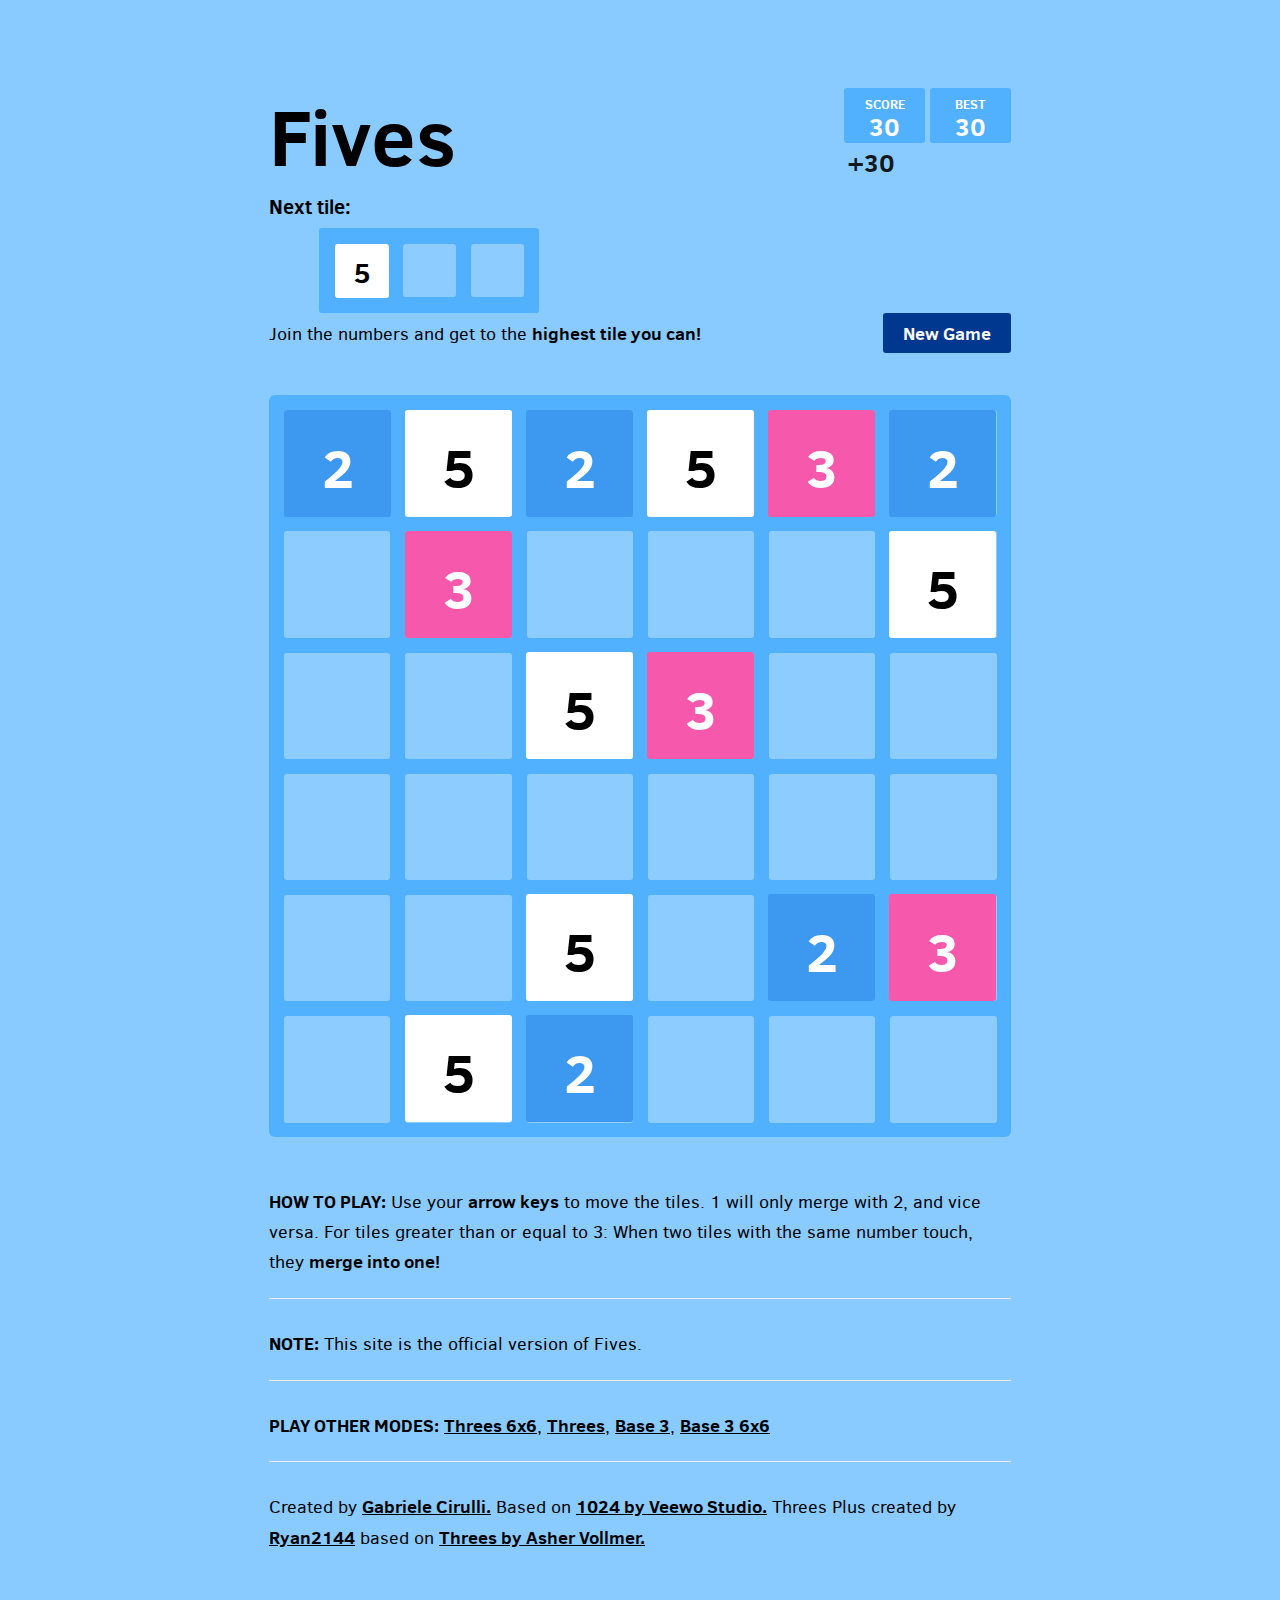
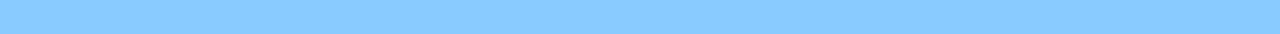
<file: fives.html>
<!DOCTYPE html>
<html>
<head>
  <meta charset="utf-8">
  <title>Fives</title>

  <link href="style/fives.css" rel="stylesheet" type="text/css">
  <link rel="shortcut icon" href="favicon.ico">
  <link rel="apple-touch-icon" href="meta/apple-touch-icon.png">
  <link rel="apple-touch-startup-image" href="meta/apple-touch-startup-image-640x1096.png" media="(device-width: 320px) and (device-height: 568px) and (-webkit-device-pixel-ratio: 2)"> <!-- iPhone 5+ -->
  <link rel="apple-touch-startup-image" href="meta/apple-touch-startup-image-640x920.png"  media="(device-width: 320px) and (device-height: 480px) and (-webkit-device-pixel-ratio: 2)"> <!-- iPhone, retina -->
  <meta name="apple-mobile-web-app-capable" content="yes">
  <meta name="apple-mobile-web-app-status-bar-style" content="black">

  <meta name="HandheldFriendly" content="True">
  <meta name="MobileOptimized" content="320">
  <meta name="viewport" content="width=device-width, target-densitydpi=160dpi, initial-scale=1.0, maximum-scale=1, user-scalable=no, minimal-ui">
</head>
<body>
  <div class="container">
    <div class="heading">
      <h1 class="title">Fives</h1>
      <div class="scores-container">
        <div class="score-container">0</div>
        <div class="best-container">0</div>
      </div>
    </div>

    <h1 class="nexttile-message">Next tile:</h1> <br>
    <div class="nextgame-container">
      <div class="grid-container">
        <div class="grid-row">
          <div class="grid-cell"></div>
          <div class="grid-cell"></div>
          <div class="grid-cell"></div>
        </div>
      </div>

      <div class="next-container">

      </div>
    </div>
	  
    <div class="above-game">
      <p class="game-intro">Join the numbers and get to the <strong>highest tile you can!</strong></p>
      <a class="restart-button">New Game</a>
    </div>

    <div class="game-container">
      <div class="game-message">
        <p></p>
        <div class="lower">
	        <!--<a class="keep-playing-button">Keep going</a>-->
          <a class="retry-button">Try again</a>
        </div>
      </div>

      <div class="grid-container">
        <div class="grid-row">
          <div class="grid-cell"></div>
          <div class="grid-cell"></div>
          <div class="grid-cell"></div>
          <div class="grid-cell"></div>
          <div class="grid-cell"></div>
          <div class="grid-cell"></div>
        </div>
        <div class="grid-row">
          <div class="grid-cell"></div>
          <div class="grid-cell"></div>
          <div class="grid-cell"></div>
          <div class="grid-cell"></div>
          <div class="grid-cell"></div>
          <div class="grid-cell"></div>
        </div>
        <div class="grid-row">
          <div class="grid-cell"></div>
          <div class="grid-cell"></div>
          <div class="grid-cell"></div>
          <div class="grid-cell"></div>
          <div class="grid-cell"></div>
          <div class="grid-cell"></div>
        </div>
        <div class="grid-row">
          <div class="grid-cell"></div>
          <div class="grid-cell"></div>
          <div class="grid-cell"></div>
          <div class="grid-cell"></div>
          <div class="grid-cell"></div>
          <div class="grid-cell"></div>
        </div>
        <div class="grid-row">
          <div class="grid-cell"></div>
          <div class="grid-cell"></div>
          <div class="grid-cell"></div>
          <div class="grid-cell"></div>
          <div class="grid-cell"></div>
          <div class="grid-cell"></div>
        </div>
        <div class="grid-row">
          <div class="grid-cell"></div>
          <div class="grid-cell"></div>
          <div class="grid-cell"></div>
          <div class="grid-cell"></div>
          <div class="grid-cell"></div>
          <div class="grid-cell"></div>
        </div>
      </div>

      <div class="tile-container">

      </div>
    </div>

    <p class="game-explanation">
      <strong class="important">How to play:</strong> Use your <strong>arrow keys</strong> to move the tiles. 1 will only merge with 2, and vice versa. For tiles greater than or equal to 3: When two tiles with the same number touch, they <strong>merge into one!</strong>
    </p>
    <hr>
    <p>
    <strong class="important">Note:</strong> This site is the official version of Fives.
    </p>
    <hr>
    <p>
    <strong class="important">Play other modes:</strong> <a href="6x6.html" target="_blank">Threes 6x6</a>, <a href="index.html" target="_blank">Threes</a>, <a href="base3.html" target="_blank">Base 3</a>, <a href="base36x6.html" target="_blank">Base 3 6x6</a>
    </p>
    <hr>
    <p>
    Created by <a href="http://gabrielecirulli.com" target="_blank">Gabriele Cirulli.</a> Based on <a href="https://itunes.apple.com/us/app/1024!/id823499224" target="_blank">1024 by Veewo Studio.</a> Threes Plus created by <a href="https://github.com/Ryan2144" target="_blank">Ryan2144</a> based on <a href="http://asherv.com/threes/" target="_blank">Threes by Asher Vollmer.</a>
    </p>
  </div>

  <script src="js/bind_polyfill.js"></script>
  <script src="js/classlist_polyfill.js"></script>
  <script src="js/animframe_polyfill.js"></script>
  <script src="js/keyboard_input_manager.js"></script>
  <script src="js/html_actuator_fives.js"></script>
  <script src="js/grid.js"></script>
  <script src="js/tile.js"></script>
  <script src="js/local_storage_manager_fives.js"></script>
  <script src="js/game_manager_fives.js"></script>
  <script src="js/application.js"></script>
  <script>
    var size = 6;
    var code = "fives";
  </script>
</body>
</html>
</file>
<file: style/main.css>
@import url(fonts/clear-sans.css);
html, body {
  margin: 0;
  padding: 0;
  background: #fcfcfc;
  color: #000000;
  font-family: "Clear Sans", "Helvetica Neue", Arial, sans-serif;
  font-size: 18px; }

body {
  margin: 80px 0; }

.heading:after {
  content: "";
  display: block;
  clear: both; }

h1.title {
  font-size: 80px;
  font-weight: bold;
  margin: 0;
  display: block;
  float: left; }

h1.nexttile-message {
  font-size: 20px;
  margin: 0;
  display: block;
  float: left; }

@-webkit-keyframes move-up {
  0% {
    top: 25px;
    opacity: 1; }

  100% {
    top: -50px;
    opacity: 0; } }
@-moz-keyframes move-up {
  0% {
    top: 25px;
    opacity: 1; }

  100% {
    top: -50px;
    opacity: 0; } }
@keyframes move-up {
  0% {
    top: 25px;
    opacity: 1; }

  100% {
    top: -50px;
    opacity: 0; } }
.scores-container {
  float: right;
  text-align: right; }

.score-container, .best-container {
  position: relative;
  display: inline-block;
  background: #94b2b2;
  padding: 15px 25px;
  font-size: 25px;
  height: 25px;
  line-height: 47px;
  font-weight: bold;
  border-radius: 3px;
  color: white;
  margin-top: 8px;
  text-align: center; }
  .score-container:after, .best-container:after {
    position: absolute;
    width: 100%;
    top: 10px;
    left: 0;
    text-transform: uppercase;
    font-size: 13px;
    line-height: 13px;
    text-align: center;
    color: #eee4da; }
  .score-container .score-addition, .best-container .score-addition {
    position: absolute;
    right: 30px;
    color: red;
    font-size: 25px;
    line-height: 25px;
    font-weight: bold;
    color: rgba(119, 110, 101, 0.9);
    z-index: 100;
    -webkit-animation: move-up 600ms ease-in;
    -moz-animation: move-up 600ms ease-in;
    animation: move-up 600ms ease-in;
    -webkit-animation-fill-mode: both;
    -moz-animation-fill-mode: both;
    animation-fill-mode: both; }

.score-container:after {
  content: "Score"; }

.best-container:after {
  content: "Best"; }

p {
  margin-top: 0;
  margin-bottom: 10px;
  line-height: 1.65; }

a {
  color: #000000;
  font-weight: bold;
  text-decoration: underline;
  cursor: pointer; }

strong.important {
  text-transform: uppercase; }

hr {
  border: none;
  border-bottom: 1px solid #cfe6df;
  margin-top: 20px;
  margin-bottom: 30px; }

.container {
  width: 500px;
  margin: 0 auto; }

@-webkit-keyframes fade-in {
  0% {
    opacity: 0; }

  100% {
    opacity: 1; } }
@-moz-keyframes fade-in {
  0% {
    opacity: 0; }

  100% {
    opacity: 1; } }
@keyframes fade-in {
  0% {
    opacity: 0; }

  100% {
    opacity: 1; } }
.game-container {
  margin-top: 40px;
  position: relative;
  padding: 15px;
  cursor: default;
  -webkit-touch-callout: none;
  -ms-touch-callout: none;
  -webkit-user-select: none;
  -moz-user-select: none;
  -ms-user-select: none;
  -ms-touch-action: none;
  touch-action: none;
  background: #cfe6df;
  border-radius: 6px;
  width: 500px;
  height: 500px;
  -webkit-box-sizing: border-box;
  -moz-box-sizing: border-box;
  box-sizing: border-box; }
  .game-container .game-message {
    display: none;
    position: absolute;
    top: 0;
    right: 0;
    bottom: 0;
    left: 0;
    background: rgba(255, 255, 255, 0.5);
    z-index: 100;
    text-align: center;
    -webkit-animation: fade-in 800ms ease 1200ms;
    -moz-animation: fade-in 800ms ease 1200ms;
    animation: fade-in 800ms ease 1200ms;
    -webkit-animation-fill-mode: both;
    -moz-animation-fill-mode: both;
    animation-fill-mode: both; }
    .game-container .game-message p {
      font-size: 60px;
      font-weight: bold;
      height: 60px;
      line-height: 60px;
      margin-top: 222px; }
    .game-container .game-message .lower {
      display: block;
      margin-top: 59px; }
    .game-container .game-message a {
      display: inline-block;
      background: #8a8a8a;
      border-radius: 3px;
      padding: 0 20px;
      text-decoration: none;
      color: #f9f6f2;
      height: 40px;
      line-height: 42px;
      margin-left: 9px; }
      .game-container .game-message a.keep-playing-button {
        display: none; }
    .game-container .game-message.game-won {
      background: rgba(237, 194, 46, 0.5);
      color: #f9f6f2; }
      .game-container .game-message.game-won a.keep-playing-button {
        display: inline-block; }
    .game-container .game-message.game-won, .game-container .game-message.game-over {
      display: block; }

.nextgame-container {
  margin-top: 12px;
  margin-left:50px;
  position: relative;
  padding: 16px;
  cursor: default;
  -webkit-touch-callout: none;
  -ms-touch-callout: none;
  -webkit-user-select: none;
  -moz-user-select: none;
  -ms-user-select: none;
  -ms-touch-action: none;
  touch-action: none;
  background: #cfe6df;
  border-radius: 3px;
  width: 220px;
  height: 85px;
  box-sizing: border-box; }

.nextgame-container .grid-cell {
  width: 53px;
  height: 53px;
  z-index: 0; }

.nextgame-container .tile, .nextgame-container .tile .tile-inner {
  width: 53.5px;
  height: 53.5px;
  line-height: 58px;
  z-index: 10; }

.nextgame-container .tile.tile-1 .tile-inner,
.nextgame-container .tile.tile-2 .tile-inner,
.nextgame-container .tile.tile-3 .tile-inner,
.nextgame-container .tile.tile-6 .tile-inner,
.nextgame-container .tile.tile-12 .tile-inner,
.nextgame-container .tile.tile-24 .tile-inner,
.nextgame-container .tile.tile-48 .tile-inner,
.nextgame-container .tile.tile-96 .tile-inner {
  font-size: 27.5px;
}

.nextgame-container .tile.tile-192 .tile-inner,
.nextgame-container .tile.tile-384 .tile-inner,
.nextgame-container .tile.tile-768 .tile-inner {
  font-size: 25px;
}

.nextgame-container .tile.tile-1536 .tile-inner,
.nextgame-container .tile.tile-3072 .tile-inner,
.nextgame-container .tile.tile-6144 .tile-inner {
  font-size: 20px;
}

.nextgame-container .tile.tile-super .tile-inner {
  font-size: 15px;
}

.nextgame-container .tile.tile-position-1-1 {
  -webkit-transform: translate(0px, 0px);
  -moz-transform: translate(0px, 0px);
  transform: translate(0px, 0px); }
.nextgame-container .tile.tile-position-2-1 {
  -webkit-transform: translate(68px, 0px);
  -moz-transform: translate(68px, 0px);
  transform: translate(68px, 0px); }
.nextgame-container .tile.tile-position-3-1 {
  -webkit-transform: translate(136px, 0px);
  -moz-transform: translate(136px, 0px);
  transform: translate(136px, 0px); }

.grid-container {
  position: absolute;
  z-index: 1; }

.grid-row {
  margin-bottom: 15px; }
  .grid-row:last-child {
    margin-bottom: 0; }
  .grid-row:after {
    content: "";
    display: block;
    clear: both; }

.grid-cell {
  width: 106.25px;
  height: 106.25px;
  margin-right: 15px;
  float: left;
  border-radius: 3px;
  background: #b6d9d9; }
  .grid-cell:last-child {
    margin-right: 0; }

.tile-container {
  position: absolute;
  z-index: 2; }

.tile, .tile .tile-inner {
  width: 107px;
  height: 107px;
  line-height: 116.25px; }
.tile.tile-position-1-1 {
  -webkit-transform: translate(0px, 0px);
  -moz-transform: translate(0px, 0px);
  transform: translate(0px, 0px); }
.tile.tile-position-1-2 {
  -webkit-transform: translate(0px, 121px);
  -moz-transform: translate(0px, 121px);
  transform: translate(0px, 121px); }
.tile.tile-position-1-3 {
  -webkit-transform: translate(0px, 242px);
  -moz-transform: translate(0px, 242px);
  transform: translate(0px, 242px); }
.tile.tile-position-1-4 {
  -webkit-transform: translate(0px, 363px);
  -moz-transform: translate(0px, 363px);
  transform: translate(0px, 363px); }
.tile.tile-position-2-1 {
  -webkit-transform: translate(121px, 0px);
  -moz-transform: translate(121px, 0px);
  transform: translate(121px, 0px); }
.tile.tile-position-2-2 {
  -webkit-transform: translate(121px, 121px);
  -moz-transform: translate(121px, 121px);
  transform: translate(121px, 121px); }
.tile.tile-position-2-3 {
  -webkit-transform: translate(121px, 242px);
  -moz-transform: translate(121px, 242px);
  transform: translate(121px, 242px); }
.tile.tile-position-2-4 {
  -webkit-transform: translate(121px, 363px);
  -moz-transform: translate(121px, 363px);
  transform: translate(121px, 363px); }
.tile.tile-position-3-1 {
  -webkit-transform: translate(242px, 0px);
  -moz-transform: translate(242px, 0px);
  transform: translate(242px, 0px); }
.tile.tile-position-3-2 {
  -webkit-transform: translate(242px, 121px);
  -moz-transform: translate(242px, 121px);
  transform: translate(242px, 121px); }
.tile.tile-position-3-3 {
  -webkit-transform: translate(242px, 242px);
  -moz-transform: translate(242px, 242px);
  transform: translate(242px, 242px); }
.tile.tile-position-3-4 {
  -webkit-transform: translate(242px, 363px);
  -moz-transform: translate(242px, 363px);
  transform: translate(242px, 363px); }
.tile.tile-position-4-1 {
  -webkit-transform: translate(363px, 0px);
  -moz-transform: translate(363px, 0px);
  transform: translate(363px, 0px); }
.tile.tile-position-4-2 {
  -webkit-transform: translate(363px, 121px);
  -moz-transform: translate(363px, 121px);
  transform: translate(363px, 121px); }
.tile.tile-position-4-3 {
  -webkit-transform: translate(363px, 242px);
  -moz-transform: translate(363px, 242px);
  transform: translate(363px, 242px); }
.tile.tile-position-4-4 {
  -webkit-transform: translate(363px, 363px);
  -moz-transform: translate(363px, 363px);
  transform: translate(363px, 363px); }

.tile {
  position: absolute;
  -webkit-transition: 100ms ease-in-out;
  -moz-transition: 100ms ease-in-out;
  transition: 100ms ease-in-out;
  -webkit-transition-property: -webkit-transform;
  -moz-transition-property: -moz-transform;
  transition-property: transform; }
  .tile .tile-inner {
    border-radius: 3px;
    background: #eee4da;
    text-align: center;
    font-weight: bold;
    z-index: 10;
    font-size: 55px; }
  .tile.tile-1 .tile-inner {
    color: #ffffff;
    background: #66ccff;
    box-shadow: 0 0 30px 10px rgba(243, 215, 116, 0), inset 0 0 0 1px rgba(255, 255, 255, 0); }
  .tile.tile-2 .tile-inner {
    color: #ffffff;
    background: #ff6680;
    box-shadow: 0 0 30px 10px rgba(243, 215, 116, 0), inset 0 0 0 1px rgba(255, 255, 255, 0); }
  .tile.tile-3 .tile-inner {
    color: #000000;
    background: #ffffff; }
  .tile.tile-6 .tile-inner {
    color: #000000;
    background: #ffffff; }
  .tile.tile-12 .tile-inner {
    color: #000000;
    background: #ffffff; }
  .tile.tile-24 .tile-inner {
    color: #000000;
    background: #ffffff; }
  .tile.tile-48 .tile-inner {
    color: #000000;
    background: #ffffff;
    box-shadow: 0 0 30px 10px rgba(243, 215, 116, 0.2381), inset 0 0 0 1px rgba(255, 255, 255, 0.14286);
    font-size: 55px; }
    @media screen and (max-width: 520px) {
      .tile.tile-48 .tile-inner {
        font-size: 35px; } }
  .tile.tile-96 .tile-inner {
    color: #000000;
    background: #ffffff;
    box-shadow: 0 0 30px 10px rgba(243, 215, 116, 0.31746), inset 0 0 0 1px rgba(255, 255, 255, 0.19048);
    font-size: 55px; }
    @media screen and (max-width: 520px) {
      .tile.tile-96 .tile-inner {
        font-size: 35px; } }
  .tile.tile-192 .tile-inner {
    color: #000000;
    background: #ffffff;
    box-shadow: 0 0 30px 10px rgba(243, 215, 116, 0.39683), inset 0 0 0 1px rgba(255, 255, 255, 0.2381);
    font-size: 45px; }
    @media screen and (max-width: 520px) {
      .tile.tile-192 .tile-inner {
        font-size: 25px; } }
  .tile.tile-384 .tile-inner {
    color: #000000;
    background: #ffffff;
    box-shadow: 0 0 30px 10px rgba(243, 215, 116, 0.47619), inset 0 0 0 1px rgba(255, 255, 255, 0.28571);
    font-size: 45px; }
    @media screen and (max-width: 520px) {
      .tile.tile-384 .tile-inner {
        font-size: 25px; } }
  .tile.tile-768 .tile-inner {
    color: #000000;
    background: #ffffff;
    box-shadow: 0 0 30px 10px rgba(243, 215, 116, 0.55556), inset 0 0 0 1px rgba(255, 255, 255, 0.33333);
    font-size: 45px; }
    @media screen and (max-width: 520px) {
      .tile.tile-768 .tile-inner {
        font-size: 25px; } }
  .tile.tile-1536 .tile-inner {
    color: #000000;
    background: #ffffff;
    box-shadow: 0 0 30px 10px rgba(243, 215, 116, 0.63492), inset 0 0 0 1px rgba(255, 255, 255, 0.33333);
    font-size: 35px; }
    @media screen and (max-width: 520px) {
      .tile.tile-1536 .tile-inner {
        font-size: 15px; } }
  .tile.tile-3072 .tile-inner {
    color: #000000;
    background: #ffffff;
    box-shadow: 0 0 30px 10px rgba(243, 215, 116, 0.71428), inset 0 0 0 1px rgba(255, 255, 255, 0.33333);
    font-size: 35px; }
    @media screen and (max-width: 520px) {
      .tile.tile-3072 .tile-inner {
        font-size: 15px; } }
  .tile.tile-6144 .tile-inner {
    color: #000000;
    background: #ffffff;
    box-shadow: 0 0 30px 10px rgba(243, 215, 116, 0.79365), inset 0 0 0 1px rgba(255, 255, 255, 0.33333);
    font-size: 35px; }
    @media screen and (max-width: 520px) {
      .tile.tile-6144 .tile-inner {
        font-size: 15px; } }
  .tile.tile-super .tile-inner {
    color: #000000;
    background: #ffffff;
    font-size: 30px; }
    @media screen and (max-width: 520px) {
      .tile.tile-super .tile-inner {
        font-size: 10px; } }

@-webkit-keyframes appear {
  0% {
    opacity: 0;
    -webkit-transform: scale(0);
    -moz-transform: scale(0);
    transform: scale(0); }

  100% {
    opacity: 1;
    -webkit-transform: scale(1);
    -moz-transform: scale(1);
    transform: scale(1); } }
@-moz-keyframes appear {
  0% {
    opacity: 0;
    -webkit-transform: scale(0);
    -moz-transform: scale(0);
    transform: scale(0); }

  100% {
    opacity: 1;
    -webkit-transform: scale(1);
    -moz-transform: scale(1);
    transform: scale(1); } }
@keyframes appear {
  0% {
    opacity: 0;
    -webkit-transform: scale(0);
    -moz-transform: scale(0);
    transform: scale(0); }

  100% {
    opacity: 1;
    -webkit-transform: scale(1);
    -moz-transform: scale(1);
    transform: scale(1); } }
.tile-new .tile-inner {
  -webkit-animation: appear 200ms ease 100ms;
  -moz-animation: appear 200ms ease 100ms;
  animation: appear 200ms ease 100ms;
  -webkit-animation-fill-mode: backwards;
  -moz-animation-fill-mode: backwards;
  animation-fill-mode: backwards; }

.tile-new-large .tile-inner {
  -webkit-animation: appear 200ms ease 100ms;
  -moz-animation: appear 200ms ease 100ms;
  animation: appear 200ms ease 100ms;
  -webkit-animation-fill-mode: backwards;
  -moz-animation-fill-mode: backwards;
  animation-fill-mode: backwards; }

@-webkit-keyframes pop {
  0% {
    -webkit-transform: scale(0);
    -moz-transform: scale(0);
    transform: scale(0); }

  50% {
    -webkit-transform: scale(1.2);
    -moz-transform: scale(1.2);
    transform: scale(1.2); }

  100% {
    -webkit-transform: scale(1);
    -moz-transform: scale(1);
    transform: scale(1); } }
@-moz-keyframes pop {
  0% {
    -webkit-transform: scale(0);
    -moz-transform: scale(0);
    transform: scale(0); }

  50% {
    -webkit-transform: scale(1.2);
    -moz-transform: scale(1.2);
    transform: scale(1.2); }

  100% {
    -webkit-transform: scale(1);
    -moz-transform: scale(1);
    transform: scale(1); } }
@keyframes pop {
  0% {
    -webkit-transform: scale(0);
    -moz-transform: scale(0);
    transform: scale(0); }

  50% {
    -webkit-transform: scale(1.2);
    -moz-transform: scale(1.2);
    transform: scale(1.2); }

  100% {
    -webkit-transform: scale(1);
    -moz-transform: scale(1);
    transform: scale(1); } }
.tile-merged .tile-inner {
  z-index: 20;
  -webkit-animation: pop 200ms ease 100ms;
  -moz-animation: pop 200ms ease 100ms;
  animation: pop 200ms ease 100ms;
  -webkit-animation-fill-mode: backwards;
  -moz-animation-fill-mode: backwards;
  animation-fill-mode: backwards; }

.tile-merged-large .tile-inner {
  z-index: 20;
  -webkit-animation: pop 200ms ease 100ms;
  -moz-animation: pop 200ms ease 100ms;
  animation: pop 200ms ease 100ms;
  -webkit-animation-fill-mode: backwards;
  -moz-animation-fill-mode: backwards;
  animation-fill-mode: backwards; }

.above-game:after {
  content: "";
  display: block;
  clear: both; }

.game-intro {
  float: left;
  line-height: 42px;
  margin-bottom: 0; }

.restart-button {
  display: inline-block;
  background: #8a8a8a;
  border-radius: 3px;
  padding: 0 20px;
  text-decoration: none;
  color: #f9f6f2;
  height: 40px;
  line-height: 42px;
  display: block;
  text-align: center;
  float: right; }

.game-explanation {
  margin-top: 50px; }

@media screen and (max-width: 520px) {
  html, body {
    font-size: 15px; }

  body {
    margin: 20px 0;
    padding: 0 20px; }

  h1.title {
    font-size: 27px;
    margin-top: 15px; }

  .container {
    width: 280px;
    margin: 0 auto; }

  .score-container, .best-container {
    margin-top: 0;
    padding: 15px 10px;
    min-width: 40px; }

  .heading {
    margin-bottom: 10px; }

  .game-intro {
    width: 55%;
    display: block;
    box-sizing: border-box;
    line-height: 1.65; }

  .restart-button {
    width: 42%;
    padding: 0;
    display: block;
    box-sizing: border-box;
    margin-top: 2px; }

  .game-container {
    margin-top: 17px;
    position: relative;
    padding: 10px;
    cursor: default;
    -webkit-touch-callout: none;
    -ms-touch-callout: none;
    -webkit-user-select: none;
    -moz-user-select: none;
    -ms-user-select: none;
    -ms-touch-action: none;
    touch-action: none;
    background: #cfe6df;
    border-radius: 6px;
    width: 280px;
    height: 280px;
    -webkit-box-sizing: border-box;
    -moz-box-sizing: border-box;
    box-sizing: border-box; }
    .game-container .game-message {
      display: none;
      position: absolute;
      top: 0;
      right: 0;
      bottom: 0;
      left: 0;
      background: rgba(255, 255, 255, 0.5);
      z-index: 100;
      text-align: center;
      -webkit-animation: fade-in 800ms ease 1200ms;
      -moz-animation: fade-in 800ms ease 1200ms;
      animation: fade-in 800ms ease 1200ms;
      -webkit-animation-fill-mode: both;
      -moz-animation-fill-mode: both;
      animation-fill-mode: both; }
      .game-container .game-message p {
        font-size: 60px;
        font-weight: bold;
        height: 60px;
        line-height: 60px;
        margin-top: 222px; }
      .game-container .game-message .lower {
        display: block;
        margin-top: 59px; }
      .game-container .game-message a {
        display: inline-block;
        background: #8a8a8a;
        border-radius: 3px;
        padding: 0 20px;
        text-decoration: none;
        color: #f9f6f2;
        height: 40px;
        line-height: 42px;
        margin-left: 9px; }
        .game-container .game-message a.keep-playing-button {
          display: none; }
      .game-container .game-message.game-won {
        background: rgba(237, 194, 46, 0.5);
        color: #f9f6f2; }
        .game-container .game-message.game-won a.keep-playing-button {
          display: inline-block; }
      .game-container .game-message.game-won, .game-container .game-message.game-over {
        display: block; }

.nextgame-container {
  margin-top: 12px;
  margin-left:50px;
  position: relative;
  padding: 16px;
  cursor: default;
  -webkit-touch-callout: none;
  -ms-touch-callout: none;
  -webkit-user-select: none;
  -moz-user-select: none;
  -ms-user-select: none;
  -ms-touch-action: none;
  touch-action: none;
  background: #cfe6df;
  border-radius: 3px;
  width: 211px;
  height: 85px;
  box-sizing: border-box; }

.nextgame-container .grid-cell {
  width: 53px;
  height: 53px;
  z-index: 0; }

.nextgame-container .tile, .nextgame-container .tile .tile-inner {
  width: 53.5px;
  height: 53.5px;
  line-height: 58px;
  z-index: 10; }

.nextgame-container .tile.tile-1 .tile-inner,
.nextgame-container .tile.tile-2 .tile-inner,
.nextgame-container .tile.tile-3 .tile-inner,
.nextgame-container .tile.tile-6 .tile-inner,
.nextgame-container .tile.tile-12 .tile-inner,
.nextgame-container .tile.tile-24 .tile-inner,
.nextgame-container .tile.tile-48 .tile-inner,
.nextgame-container .tile.tile-96 .tile-inner {
  font-size: 27.5px;
}

.nextgame-container .tile.tile-192 .tile-inner,
.nextgame-container .tile.tile-384 .tile-inner,
.nextgame-container .tile.tile-768 .tile-inner {
  font-size: 25px;
}

.nextgame-container .tile.tile-1536 .tile-inner,
.nextgame-container .tile.tile-3072 .tile-inner,
.nextgame-container .tile.tile-6144 .tile-inner {
  font-size: 20px;
}

.nextgame-container .tile.tile-super .tile-inner {
  font-size: 15px;
}

.nextgame-container .tile.tile-position-1-1 {
  -webkit-transform: translate(0px, 0px);
  -moz-transform: translate(0px, 0px);
  transform: translate(0px, 0px); }
.nextgame-container .tile.tile-position-2-1 {
  -webkit-transform: translate(63px, 0px);
  -moz-transform: translate(63px, 0px);
  transform: translate(63px, 0px); }
.nextgame-container .tile.tile-position-3-1 {
  -webkit-transform: translate(126px, 0px);
  -moz-transform: translate(126px, 0px);
  transform: translate(126px, 0px); }

  .grid-container {
    position: absolute;
    z-index: 1; }

  .grid-row {
    margin-bottom: 10px; }
    .grid-row:last-child {
      margin-bottom: 0; }
    .grid-row:after {
      content: "";
      display: block;
      clear: both; }

  .grid-cell {
    width: 57.5px;
    height: 57.5px;
    margin-right: 10px;
    float: left;
    border-radius: 3px;
    background: #b6d9d9; }
    .grid-cell:last-child {
      margin-right: 0; }

  .tile-container {
    position: absolute;
    z-index: 2; }

  .tile, .tile .tile-inner {
    width: 58px;
    height: 58px;
    line-height: 67.5px; }
  .tile.tile-position-1-1 {
    -webkit-transform: translate(0px, 0px);
    -moz-transform: translate(0px, 0px);
    transform: translate(0px, 0px); }
  .tile.tile-position-1-2 {
    -webkit-transform: translate(0px, 67px);
    -moz-transform: translate(0px, 67px);
    transform: translate(0px, 67px); }
  .tile.tile-position-1-3 {
    -webkit-transform: translate(0px, 135px);
    -moz-transform: translate(0px, 135px);
    transform: translate(0px, 135px); }
  .tile.tile-position-1-4 {
    -webkit-transform: translate(0px, 202px);
    -moz-transform: translate(0px, 202px);
    transform: translate(0px, 202px); }
  .tile.tile-position-2-1 {
    -webkit-transform: translate(67px, 0px);
    -moz-transform: translate(67px, 0px);
    transform: translate(67px, 0px); }
  .tile.tile-position-2-2 {
    -webkit-transform: translate(67px, 67px);
    -moz-transform: translate(67px, 67px);
    transform: translate(67px, 67px); }
  .tile.tile-position-2-3 {
    -webkit-transform: translate(67px, 135px);
    -moz-transform: translate(67px, 135px);
    transform: translate(67px, 135px); }
  .tile.tile-position-2-4 {
    -webkit-transform: translate(67px, 202px);
    -moz-transform: translate(67px, 202px);
    transform: translate(67px, 202px); }
  .tile.tile-position-3-1 {
    -webkit-transform: translate(135px, 0px);
    -moz-transform: translate(135px, 0px);
    transform: translate(135px, 0px); }
  .tile.tile-position-3-2 {
    -webkit-transform: translate(135px, 67px);
    -moz-transform: translate(135px, 67px);
    transform: translate(135px, 67px); }
  .tile.tile-position-3-3 {
    -webkit-transform: translate(135px, 135px);
    -moz-transform: translate(135px, 135px);
    transform: translate(135px, 135px); }
  .tile.tile-position-3-4 {
    -webkit-transform: translate(135px, 202px);
    -moz-transform: translate(135px, 202px);
    transform: translate(135px, 202px); }
  .tile.tile-position-4-1 {
    -webkit-transform: translate(202px, 0px);
    -moz-transform: translate(202px, 0px);
    transform: translate(202px, 0px); }
  .tile.tile-position-4-2 {
    -webkit-transform: translate(202px, 67px);
    -moz-transform: translate(202px, 67px);
    transform: translate(202px, 67px); }
  .tile.tile-position-4-3 {
    -webkit-transform: translate(202px, 135px);
    -moz-transform: translate(202px, 135px);
    transform: translate(202px, 135px); }
  .tile.tile-position-4-4 {
    -webkit-transform: translate(202px, 202px);
    -moz-transform: translate(202px, 202px);
    transform: translate(202px, 202px); }

  .tile .tile-inner {
    font-size: 35px; }

  .game-message p {
    font-size: 30px !important;
    height: 30px !important;
    line-height: 30px !important;
    margin-top: 90px !important; }
  .game-message .lower {
    margin-top: 30px !important; } }
</file>
<file: style/123.css>
@import url(fonts/clear-sans.css);
html, body {
  margin: 0;
  padding: 0;
  background: #faf8ef;
  color: #776e65;
  font-family: "Clear Sans", "Helvetica Neue", Arial, sans-serif;
  font-size: 18px; }

body {
  margin: 80px 0; }

.heading:after {
  content: "";
  display: block;
  clear: both; }

h1.title {
  font-size: 80px;
  font-weight: bold;
  margin: 0;
  display: block;
  float: left; }

@-webkit-keyframes move-up {
  0% {
    top: 25px;
    opacity: 1; }

  100% {
    top: -50px;
    opacity: 0; } }
@-moz-keyframes move-up {
  0% {
    top: 25px;
    opacity: 1; }

  100% {
    top: -50px;
    opacity: 0; } }
@keyframes move-up {
  0% {
    top: 25px;
    opacity: 1; }

  100% {
    top: -50px;
    opacity: 0; } }
.scores-container {
  float: right;
  text-align: right; }

.score-container, .best-container {
  position: relative;
  display: inline-block;
  background: #bbada0;
  padding: 15px 25px;
  font-size: 25px;
  height: 25px;
  line-height: 47px;
  font-weight: bold;
  border-radius: 3px;
  color: white;
  margin-top: 8px;
  text-align: center; }
  .score-container:after, .best-container:after {
    position: absolute;
    width: 100%;
    top: 10px;
    left: 0;
    text-transform: uppercase;
    font-size: 13px;
    line-height: 13px;
    text-align: center;
    color: #eee4da; }
  .score-container .score-addition, .best-container .score-addition {
    position: absolute;
    right: 30px;
    color: red;
    font-size: 25px;
    line-height: 25px;
    font-weight: bold;
    color: rgba(119, 110, 101, 0.9);
    z-index: 100;
    -webkit-animation: move-up 600ms ease-in;
    -moz-animation: move-up 600ms ease-in;
    animation: move-up 600ms ease-in;
    -webkit-animation-fill-mode: both;
    -moz-animation-fill-mode: both;
    animation-fill-mode: both; }

.score-container:after {
  content: "Score"; }

.best-container:after {
  content: "Best"; }

p {
  margin-top: 0;
  margin-bottom: 10px;
  line-height: 1.65; }

a {
  color: #776e65;
  font-weight: bold;
  text-decoration: underline;
  cursor: pointer; }

strong.important {
  text-transform: uppercase; }

hr {
  border: none;
  border-bottom: 1px solid #d8d4d0;
  margin-top: 20px;
  margin-bottom: 30px; }

.container {
  width: 742px;
  margin: 0 auto; }

@-webkit-keyframes fade-in {
  0% {
    opacity: 0; }

  100% {
    opacity: 1; } }
@-moz-keyframes fade-in {
  0% {
    opacity: 0; }

  100% {
    opacity: 1; } }
@keyframes fade-in {
  0% {
    opacity: 0; }

  100% {
    opacity: 1; } }
.game-container {
  margin-top: 40px;
  position: relative;
  padding: 15px;
  cursor: default;
  -webkit-touch-callout: none;
  -webkit-user-select: none;
  -moz-user-select: none;
  -ms-user-select: none;
  background: #bbada0;
  border-radius: 6px;
  width: 742px;
  height: 742px;
  -ms-touch-action: none;
  -webkit-box-sizing: border-box;
  -moz-box-sizing: border-box;
  box-sizing: border-box; }
  .game-container .game-message {
    display: none;
    position: absolute;
    top: 0;
    right: 0;
    bottom: 0;
    left: 0;
    background: rgba(238, 228, 218, 0.5);
    z-index: 100;
    text-align: center;
    -webkit-animation: fade-in 800ms ease 1200ms;
    -moz-animation: fade-in 800ms ease 1200ms;
    animation: fade-in 800ms ease 1200ms;
    -webkit-animation-fill-mode: both;
    -moz-animation-fill-mode: both;
    animation-fill-mode: both; }
    .game-container .game-message p {
      font-size: 60px;
      font-weight: bold;
      height: 60px;
      line-height: 60px;
      margin-top: 222px; }
    .game-container .game-message .lower {
      display: block;
      margin-top: 59px; }
    .game-container .game-message a {
      display: inline-block;
      background: #8f7a66;
      border-radius: 3px;
      padding: 0 20px;
      text-decoration: none;
      color: #f9f6f2;
      height: 40px;
      line-height: 42px;
      margin-left: 9px; }
      .game-container .game-message a.keep-playing-button {
        display: none; }
    .game-container .game-message.game-won {
      background: rgba(237, 194, 46, 0.5);
      color: #f9f6f2; }
      .game-container .game-message.game-won a.keep-playing-button {
        display: inline-block; }
    .game-container .game-message.game-won, .game-container .game-message.game-over {
      display: block; }

.grid-container {
  position: absolute;
  z-index: 1; }

.grid-row {
  margin-bottom: 15px; }
  .grid-row:last-child {
    margin-bottom: 0; }
  .grid-row:after {
    content: "";
    display: block;
    clear: both; }

.grid-cell {
  width: 106.25px;
  height: 106.25px;
  margin-right: 15px;
  float: left;
  border-radius: 3px;
  background: rgba(238, 228, 218, 0.35); }
  .grid-cell:last-child {
    margin-right: 0; }

.tile-container {
  position: absolute;
  z-index: 2; }

.tile, .tile .tile-inner {
  width: 107px;
  height: 107px;
  line-height: 116.25px; }
.tile.tile-position-1-1 {
  -webkit-transform: translate(0px, 0px);
  -moz-transform: translate(0px, 0px);
  transform: translate(0px, 0px); }
.tile.tile-position-1-2 {
  -webkit-transform: translate(0px, 121px);
  -moz-transform: translate(0px, 121px);
  transform: translate(0px, 121px); }
.tile.tile-position-1-3 {
  -webkit-transform: translate(0px, 242px);
  -moz-transform: translate(0px, 242px);
  transform: translate(0px, 242px); }
.tile.tile-position-1-4 {
  -webkit-transform: translate(0px, 363px);
  -moz-transform: translate(0px, 363px);
  transform: translate(0px, 363px); }
.tile.tile-position-1-5 {
  -webkit-transform: translate(0px, 484px);
  -moz-transform: translate(0px, 484px);
  transform: translate(0px, 484px); }
.tile.tile-position-1-6 {
  -webkit-transform: translate(0px, 605px);
  -moz-transform: translate(0px, 605px);
  transform: translate(0px, 605px); }
.tile.tile-position-2-1 {
  -webkit-transform: translate(121px, 0px);
  -moz-transform: translate(121px, 0px);
  transform: translate(121px, 0px); }
.tile.tile-position-2-2 {
  -webkit-transform: translate(121px, 121px);
  -moz-transform: translate(121px, 121px);
  transform: translate(121px, 121px); }
.tile.tile-position-2-3 {
  -webkit-transform: translate(121px, 242px);
  -moz-transform: translate(121px, 242px);
  transform: translate(121px, 242px); }
.tile.tile-position-2-4 {
  -webkit-transform: translate(121px, 363px);
  -moz-transform: translate(121px, 363px);
  transform: translate(121px, 363px); }
.tile.tile-position-2-5 {
  -webkit-transform: translate(121px, 484px);
  -moz-transform: translate(121px, 484px);
  transform: translate(121px, 484px); }
.tile.tile-position-2-6 {
  -webkit-transform: translate(121px, 605px);
  -moz-transform: translate(121px, 605px);
  transform: translate(121px, 605px); }
.tile.tile-position-3-1 {
  -webkit-transform: translate(242px, 0px);
  -moz-transform: translate(242px, 0px);
  transform: translate(242px, 0px); }
.tile.tile-position-3-2 {
  -webkit-transform: translate(242px, 121px);
  -moz-transform: translate(242px, 121px);
  transform: translate(242px, 121px); }
.tile.tile-position-3-3 {
  -webkit-transform: translate(242px, 242px);
  -moz-transform: translate(242px, 242px);
  transform: translate(242px, 242px); }
.tile.tile-position-3-4 {
  -webkit-transform: translate(242px, 363px);
  -moz-transform: translate(242px, 363px);
  transform: translate(242px, 363px); }
.tile.tile-position-3-5 {
  -webkit-transform: translate(242px, 484px);
  -moz-transform: translate(242px, 484px);
  transform: translate(242px, 484px); }
.tile.tile-position-3-6 {
  -webkit-transform: translate(242px, 605px);
  -moz-transform: translate(242px, 605px);
  transform: translate(242px, 605px); }
.tile.tile-position-4-1 {
  -webkit-transform: translate(363px, 0px);
  -moz-transform: translate(363px, 0px);
  transform: translate(363px, 0px); }
.tile.tile-position-4-2 {
  -webkit-transform: translate(363px, 121px);
  -moz-transform: translate(363px, 121px);
  transform: translate(363px, 121px); }
.tile.tile-position-4-3 {
  -webkit-transform: translate(363px, 242px);
  -moz-transform: translate(363px, 242px);
  transform: translate(363px, 242px); }
.tile.tile-position-4-4 {
  -webkit-transform: translate(363px, 363px);
  -moz-transform: translate(363px, 363px);
  transform: translate(363px, 363px); }
.tile.tile-position-4-5 {
  -webkit-transform: translate(363px, 484px);
  -moz-transform: translate(363px, 484px);
  transform: translate(363px, 484px); }
.tile.tile-position-4-6 {
  -webkit-transform: translate(363px, 605px);
  -moz-transform: translate(363px, 605px);
  transform: translate(363px, 605px); }
.tile.tile-position-5-1 {
  -webkit-transform: translate(484px, 0px);
  -moz-transform: translate(484px, 0px);
  transform: translate(484px, 0px); }
.tile.tile-position-5-2 {
  -webkit-transform: translate(484px, 121px);
  -moz-transform: translate(484px, 121px);
  transform: translate(484px, 121px); }
.tile.tile-position-5-3 {
  -webkit-transform: translate(484px, 242px);
  -moz-transform: translate(484px, 242px);
  transform: translate(484px, 242px); }
.tile.tile-position-5-4 {
  -webkit-transform: translate(484px, 363px);
  -moz-transform: translate(484px, 363px);
  transform: translate(484px, 363px); }
.tile.tile-position-5-5 {
  -webkit-transform: translate(484px, 484px);
  -moz-transform: translate(484px, 484px);
  transform: translate(484px, 484px); }
.tile.tile-position-5-6 {
  -webkit-transform: translate(484px, 605px);
  -moz-transform: translate(484px, 605px);
  transform: translate(484px, 605px); }
.tile.tile-position-6-1 {
  -webkit-transform: translate(605px, 0px);
  -moz-transform: translate(605px, 0px);
  transform: translate(605px, 0px); }
.tile.tile-position-6-2 {
  -webkit-transform: translate(605px, 121px);
  -moz-transform: translate(605px, 121px);
  transform: translate(605px, 121px); }
.tile.tile-position-6-3 {
  -webkit-transform: translate(605px, 242px);
  -moz-transform: translate(605px, 242px);
  transform: translate(605px, 242px); }
.tile.tile-position-6-4 {
  -webkit-transform: translate(605px, 363px);
  -moz-transform: translate(605px, 363px);
  transform: translate(605px, 363px); }
.tile.tile-position-6-5 {
  -webkit-transform: translate(605px, 484px);
  -moz-transform: translate(605px, 484px);
  transform: translate(605px, 484px); }
.tile.tile-position-6-6 {
  -webkit-transform: translate(605px, 605px);
  -moz-transform: translate(605px, 605px);
  transform: translate(605px, 605px); }

.tile {
  position: absolute;
  -webkit-transition: 100ms ease-in-out;
  -moz-transition: 100ms ease-in-out;
  transition: 100ms ease-in-out;
  -webkit-transition-property: -webkit-transform;
  -moz-transition-property: -moz-transform;
  transition-property: transform; }
  .tile .tile-inner {
    border-radius: 3px;
    background: #eee4da;
    text-align: center;
    font-weight: bold;
    z-index: 10;
    font-size: 55px; }
  .tile.tile-1 .tile-inner {
    color: #ffffff;
    background: #94dfee;
    box-shadow: 0 0 30px 10px rgba(243, 215, 116, 0), inset 0 0 0 1px rgba(255, 255, 255, 0); }
  .tile.tile-2 .tile-inner {
    color: #ffffff;
    background: #eb657d;
    box-shadow: 0 0 30px 10px rgba(243, 215, 116, 0), inset 0 0 0 1px rgba(255, 255, 255, 0); }
  .tile.tile-3 .tile-inner {
    background: #eef4da;
    color: #93c893;
    box-shadow: 0 0 30px 10px rgba(243, 215, 180, 0), inset 0 0 0 1px rgba(255, 255, 255, 0);
  }
  .tile.tile-6 .tile-inner {
    background: #e0edc8;
    color: #B5B0F5;
    box-shadow: 0 0 30px 10px rgba(243, 215, 180, 0), inset 0 0 0 1px rgba(255, 255, 255, 0);
  }
  .tile.tile-12 .tile-inner {
    color: #444444;
    background: #eef4ff; }
  .tile.tile-24 .tile-inner {
    color: #000000;
    background: #D3DBE4; }
  .tile.tile-48 .tile-inner {
    color: #f9f6f2;
    background: #b1e179; }
  .tile.tile-96 .tile-inner {
    color: #f9f6f2;
    background: #5ef63b; }
  .tile.tile-192 .tile-inner {
    color: #f9f6f2;
    background: #BFFF00;
    box-shadow: 0 0 30px 10px rgba(243, 215, 116, 0.2381), inset 0 0 0 1px rgba(255, 255, 255, 0.14286);
    font-size: 45px; }
    @media screen and (max-width: 520px) {
      .tile.tile-192 .tile-inner {
        font-size: 25px; } }
  .tile.tile-384 .tile-inner {
    color: #FF973C;
    background: #EBEB00;
    box-shadow: 0 0 30px 10px rgba(243, 215, 116, 0.31746), inset 0 0 0 1px rgba(255, 255, 255, 0.19048);
    font-size: 45px; }
    @media screen and (max-width: 520px) {
      .tile.tile-384 .tile-inner {
        font-size: 25px; } }
  .tile.tile-768 .tile-inner {
    color: #ff0000;
    background: #FFCE3C;
    box-shadow: 0 0 30px 10px rgba(243, 215, 116, 0.39683), inset 0 0 0 1px rgba(255, 255, 255, 0.2381);
    font-size: 45px; }
    @media screen and (max-width: 520px) {
      .tile.tile-768 .tile-inner {
        font-size: 25px; } }
  .tile.tile-1536 .tile-inner {
    color: #F5A5FF;
    background: #FF5328;
    box-shadow: 0 0 30px 10px rgba(243, 215, 116, 0.47619), inset 0 0 0 1px rgba(255, 255, 255, 0.28571);
    font-size: 35px; }
    @media screen and (max-width: 520px) {
      .tile.tile-1536 .tile-inner {
        font-size: 15px; } }
  .tile.tile-3072 .tile-inner {
    color: #FFFFFF;
    background: #C808F8;
    box-shadow: 0 0 30px 10px rgba(243, 215, 116, 0.55556), inset 0 0 0 1px rgba(255, 255, 255, 0.33333);
    font-size: 35px; }
    @media screen and (max-width: 520px) {
      .tile.tile-3072 .tile-inner {
        font-size: 15px; } }
  .tile.tile-6144 .tile-inner {
    color: #FFFF00;
    background: #0000FF;
    box-shadow: 0 0 30px 10px rgba(243, 215, 116, 0.66667), inset 0 0 0 1px rgba(255, 255, 255, 0.33333);
    font-size: 35px; }
    @media screen and (max-width: 520px) {
      .tile.tile-6144 .tile-inner {
        font-size: 15px; } }
  .tile.tile-12288 .tile-inner {
    color: #f9f6f2;
    background: #a980bc;
    box-shadow: 0 0 30px 10px rgba(169, 128, 188, 0.77778), inset 0 0 0 1px rgba(255, 255, 255, 0.33333);
    font-size: 30px; }
    @media screen and (max-width: 520px) {
      .tile.tile-12288 .tile-inner {
        font-size: 12px; } }
  .tile.tile-24576 .tile-inner {
    color: #222222;
    background: #1E90FF;
    box-shadow: 0 0 30px 10px rgba(0, 255, 255, 0.88889), inset 0 0 0 1px rgba(255, 255, 255, 0.33333);
    font-size: 30px; }
    @media screen and (max-width: 520px) {
      .tile.tile-24576 .tile-inner {
        font-size: 12px; } }
  .tile.tile-49152 .tile-inner {
    color: #fa9c12;
    background: #e67e22;
    box-shadow: 0 0 30px 10px rgba(243, 215, 116, 0.99999), inset 0 0 0 1px rgba(255, 255, 255, 0.33333);
    font-size: 30px; }
    @media screen and (max-width: 520px) {
      .tile.tile-49152 .tile-inner {
        font-size: 12px; } }
  .tile.tile-98304 .tile-inner {
    color: #c0392b;
    background: #e74c3c;
    box-shadow: 0 0 30px 10px rgba(243, 215, 116, 1), inset 0 0 0 1px rgba(255, 255, 255, 0.33333);
    font-size: 30px; }
    @media screen and (max-width: 520px) {
      .tile.tile-98304 .tile-inner {
        font-size: 12px; } }
  .tile.tile-196608 .tile-inner {
    color: #2ecc71;
    background: #27ae60;
    box-shadow: 0 0 30px 10px rgba(243, 215, 116, 1), inset 0 0 0 1px rgba(255, 255, 255, 0.33333);
    font-size: 25px; }
    @media screen and (max-width: 520px) {
      .tile.tile-196608 .tile-inner {
        font-size: 10px; } }
  .tile.tile-393216 .tile-inner {
    color: #8e44ad;
    background: #9b59b6;
    box-shadow: 0 0 30px 10px rgba(243, 215, 116, 1), inset 0 0 0 1px rgba(255, 255, 255, 0.33333);
    font-size: 25px; }
    @media screen and (max-width: 520px) {
      .tile.tile-393216 .tile-inner {
        font-size: 10px; } }
  .tile.tile-786432 .tile-inner {
    color: #f9f2f9;
    background: #ad88bb;
    box-shadow: 0 0 30px 10px rgba(173, 136, 187, 1), inset 0 0 0 1px rgba(255, 255, 255, 0.33333);
    font-size: 25px; }
    @media screen and (max-width: 520px) {
      .tile.tile-786432 .tile-inner {
        font-size: 10px; } }
  .tile.tile-1572864 .tile-inner {
    color: #f9f2f9;
    background: #040E2F;
    box-shadow: 0 0 30px 10px rgba(4, 14, 47, 1), inset 0 0 0 1px rgba(255, 255, 255, 0.33333);
    font-size: 21px; }
    @media screen and (max-width: 520px) {
      .tile.tile-1572864 .tile-inner {
        font-size: 8px; } }
  .tile.tile-3145728 .tile-inner {
    color: #f9f2f9;
    background: #020717;
    box-shadow: 0 0 30px 10px rgba(2, 7, 23, 1), inset 0 0 0 1px rgba(255, 255, 255, 0.33333);
    font-size: 21px; }
    @media screen and (max-width: 520px) {
      .tile.tile-3145728 .tile-inner {
        font-size: 8px; } }
  .tile.tile-6291456 .tile-inner {
    color: #f9f2f9;
    background: #0A1128;
    box-shadow: 0 0 30px 10px rgba(10, 17, 40, 1), inset 0 0 0 1px rgba(255, 255, 255, 0.33333);
    font-size: 21px; }
    @media screen and (max-width: 520px) {
      .tile.tile-6291456 .tile-inner {
        font-size: 8px; } }
  .tile.tile-12582912 .tile-inner {
    color: #f9f2f9;
    background: #101A3C;
    box-shadow: 0 0 30px 10px rgba(16, 26, 60, 1), inset 0 0 0 1px rgba(255, 255, 255, 0.33333);
    font-size: 18px; }
    @media screen and (max-width: 520px) {
      .tile.tile-12582912 .tile-inner {
        font-size: 7px; } }
  .tile.tile-25165824 .tile-inner {
    color: #f9f2f9;
    background: #152350;
    box-shadow: 0 0 30px 10px rgba(21, 35, 80, 1), inset 0 0 0 1px rgba(255, 255, 255, 0.33333);
    font-size: 18px; }
    @media screen and (max-width: 520px) {
      .tile.tile-25165824 .tile-inner {
        font-size: 7px; } }
  .tile.tile-50331648 .tile-inner {
    color: #f9f2f9;
    background: #1A2B64;
    box-shadow: 0 0 30px 10px rgba(26, 43, 100, 1), inset 0 0 0 1px rgba(255, 255, 255, 0.33333);
    font-size: 18px; }
    @media screen and (max-width: 520px) {
      .tile.tile-50331648 .tile-inner {
        font-size: 7px; } }
  .tile.tile-100663296 .tile-inner {
    color: #f9f2f9;
    background: #203478;
    box-shadow: 0 0 30px 10px rgba(32, 52, 120, 1), inset 0 0 0 1px rgba(255, 255, 255, 0.33333);
    font-size: 16px; }
    @media screen and (max-width: 520px) {
      .tile.tile-100663296 .tile-inner {
        font-size: 7px; } }
  .tile.tile-201326592 .tile-inner {
    color: #f9f2f9;
    background: #253D8C;
    box-shadow: 0 0 30px 10px rgba(37, 61, 140, 1), inset 0 0 0 1px rgba(255, 255, 255, 0.33333);
    font-size: 16px; }
    @media screen and (max-width: 520px) {
      .tile.tile-201326592 .tile-inner {
        font-size: 7px; } }
  .tile.tile-402653184 .tile-inner {
    color: #f9f2f9;
    background: #2B46A1;
    box-shadow: 0 0 30px 10px rgba(43, 70, 161, 1), inset 0 0 0 1px rgba(255, 255, 255, 0.33333);
    font-size: 16px; }
    @media screen and (max-width: 520px) {
      .tile.tile-402653184 .tile-inner {
        font-size: 7px; } }
  .tile.tile-805306368 .tile-inner {
    color: #f9f2f9;
    background: #2D4BB3;
    box-shadow: 0 0 30px 10px rgba(45, 75, 179, 1), inset 0 0 0 1px rgba(255, 255, 255, 0.33333);
    font-size: 16px; }
    @media screen and (max-width: 520px) {
      .tile.tile-805306368 .tile-inner {
        font-size: 7px; } }
  .tile.tile-1610612736 .tile-inner {
    color: #f9f2f9;
    background: #2D4FC7;
    box-shadow: 0 0 30px 10px rgba(45, 79, 199, 1.0), inset 0 0 0 1px rgba(255, 255, 255, 0.33333);
    font-size: 15px; }
    @media screen and (max-width: 520px) {
      .tile.tile-1610612736 .tile-inner {
        font-size: 7px; } }
  .tile.tile-3221225472 .tile-inner {
    color: #f9f2f9;
    background: #1e47d5;
    box-shadow: 0 0 30px 10px rgba(30, 71, 213, 1), inset 0 0 0 1px rgba(255, 255, 255, 0.33333);
    font-size: 15px; }
    @media screen and (max-width: 520px) {
      .tile.tile-3221225472 .tile-inner {
        font-size: 7px; } } 
  .tile.tile-6442450944 .tile-inner {
    color: #f9f2f9;
    background: #1c43c9;
    box-shadow: 0 0 30px 10px rgba(28, 67, 201, 1), inset 0 0 0 1px rgba(255, 255, 255, 0.33333);
    font-size: 15px; }
    @media screen and (max-width: 520px) {
      .tile.tile-6442450944 .tile-inner {
        font-size: 7px; } } 
  .tile.tile-12884901888 .tile-inner {
    color: #f9f2f9;
    background: #193cb3;
    box-shadow: 0 0 30px 10px rgba(25, 60, 179, 1), inset 0 0 0 1px rgba(255, 255, 255, 0.33333);
    font-size: 15px; }
    @media screen and (max-width: 520px) {
      .tile.tile-12884901888 .tile-inner {
        font-size: 7px; } } 
  .tile.tile-25769803776 .tile-inner {
    color: #f9f2f9;
    background: #16349c;
    box-shadow: 0 0 30px 10px rgba(22, 52, 156, 1), inset 0 0 0 1px rgba(255, 255, 255, 0.33333);
    font-size: 15px; }
    @media screen and (max-width: 520px) {
      .tile.tile-25769803776 .tile-inner {
        font-size: 7px; } } 
  .tile.tile-51539607552 .tile-inner {
    color: #f9f2f9;
    background: #132d86;
    box-shadow: 0 0 30px 10px rgba(19, 45, 134, 1), inset 0 0 0 1px rgba(255, 255, 255, 0.33333);
    font-size: 15px; }
    @media screen and (max-width: 520px) {
      .tile.tile-51539607552 .tile-inner {
        font-size: 7px; } }
  .tile.tile-103079215104 .tile-inner {
    color: #f9f2f9;
    background: #102570;
    box-shadow: 0 0 30px 10px rgba(16, 37, 112, 1), inset 0 0 0 1px rgba(255, 255, 255, 0.33333);
    font-size: 14px; }
    @media screen and (max-width: 520px) {
      .tile.tile-103079215104 .tile-inner {
        font-size: 7px; } }
  .tile.tile-206158430208 .tile-inner {
    color: #f9f2f9;
    background: #0d1e59;
    box-shadow: 0 0 30px 10px rgba(13, 30, 89, 1), inset 0 0 0 1px rgba(255, 255, 255, 0.33333);
	font-size: 14px; }
    @media screen and (max-width: 520px) {
      .tile.tile-206158430208 .tile-inner {
        font-size: 7px; } }
  .tile.tile-412316860416 .tile-inner {
    color: #f9f2f9;
    background: #091643;
    box-shadow: 0 0 30px 10px rgba(9, 22, 67, 1), inset 0 0 0 1px rgba(255, 255, 255, 0.33333);
	font-size: 14px; }
    @media screen and (max-width: 520px) {
      .tile.tile-412316860416 .tile-inner {
        font-size: 7px; } }
  .tile.tile-824633720832 .tile-inner {
    color: #f9f2f9;
    background: #060f2d;
    box-shadow: 0 0 30px 10px rgba(6, 15, 45, 1), inset 0 0 0 1px rgba(255, 255, 255, 0.33333);
	font-size: 14px; }
    @media screen and (max-width: 520px) {
      .tile.tile-824633720832 .tile-inner {
        font-size: 7px; } }
  .tile.tile-1649267441664 .tile-inner {
    color: #f9f2f9;
    background: #0f0712;
    box-shadow: 0 0 30px 10px rgba(15, 7, 18, 1), inset 0 0 0 1px rgba(255, 255, 255, 0.33333);
	font-size: 14px; }
    @media screen and (max-width: 520px) {
      .tile.tile-1649267441664 .tile-inner {
        font-size: 6px; } }
  .tile.tile-3298534883328 .tile-inner {
    color: #f9f2f9;
    background: #1e0e25;
    box-shadow: 0 0 30px 10px rgba(30, 14, 37, 1), inset 0 0 0 1px rgba(255, 255, 255, 0.33333);
	font-size: 14px; }
    @media screen and (max-width: 520px) {
      .tile.tile-3298534883328 .tile-inner {
        font-size: 6px; } }
  .tile.tile-6597069766656 .tile-inner {
    color: #f9f2f9;
    background: #2d1637;
    box-shadow: 0 0 30px 10px rgba(45, 22, 55, 1), inset 0 0 0 1px rgba(255, 255, 255, 0.33333);
	font-size: 14px; }
    @media screen and (max-width: 520px) {
      .tile.tile-6597069766656 .tile-inner {
        font-size: 6px; } }
  .tile.tile-13194139533312 .tile-inner {
    color: #f9f2f9;
    background: #3c1d49;
    box-shadow: 0 0 30px 10px rgba(60, 29, 73, 1), inset 0 0 0 1px rgba(255, 255, 255, 0.33333);
    font-size: 13px; }
    @media screen and (max-width: 520px) {
      .tile.tile-13194139533312 .tile-inner {
        font-size: 5px; } }
  .tile.tile-26388279066624 .tile-inner {
    color: #f9f2f9;
    background: #4b245c;
    box-shadow: 0 0 30px 10px rgba(75, 36, 92, 1), inset 0 0 0 1px rgba(255, 255, 255, 0.33333);
    font-size: 13px; }
    @media screen and (max-width: 520px) {
      .tile.tile-26388279066624 .tile-inner {
        font-size: 5px; } }
  .tile.tile-52776558133248 .tile-inner {
    color: #f9f2f9;
    background: #5a2b6e;
    box-shadow: 0 0 30px 10px rgba(90, 43, 110, 1), inset 0 0 0 1px rgba(255, 255, 255, 0.33333);
    font-size: 13px; }
    @media screen and (max-width: 520px) {
      .tile.tile-52776558133248 .tile-inner {
        font-size: 5px; } }
  .tile.tile-105553116266496 .tile-inner {
    color: #f9f2f9;
    background: #693280;
    box-shadow: 0 0 30px 10px rgba(105, 50, 128, 1), inset 0 0 0 1px rgba(255, 255, 255, 0.33333);
    font-size: 12px; }
    @media screen and (max-width: 520px) {
      .tile.tile-105553116266496 .tile-inner {
        font-size: 5px; } }
  .tile.tile-211106232532992 .tile-inner {
    color: #f9f2f9;
    background: #783a92;
    box-shadow: 0 0 30px 10px rgba(120, 58, 146, 1), inset 0 0 0 1px rgba(255, 255, 255, 0.33333);
    font-size: 12px; }
    @media screen and (max-width: 520px) {
      .tile.tile-211106232532992 .tile-inner {
        font-size: 5px; } }
  .tile.tile-422212465065984 .tile-inner {
    color: #f9f2f9;
    background: #8741a5;
    box-shadow: 0 0 30px 10px rgba(135, 65, 165, 1), inset 0 0 0 1px rgba(255, 255, 255, 0.33333);
    font-size: 12px; }
    @media screen and (max-width: 520px) {
      .tile.tile-422212465065984 .tile-inner {
        font-size: 5px; } }
  .tile.tile-844424930131968 .tile-inner {
    color: #f9f2f9;
    background: #8e44ad;
    box-shadow: 0 0 30px 10px rgba(142, 68, 173, 1), inset 0 0 0 1px rgba(255, 255, 255, 0.33333);
    font-size: 12px; }
    @media screen and (max-width: 520px) {
      .tile.tile-844424930131968 .tile-inner {
        font-size: 5px; } }
  .tile.tile-1688849860263936 .tile-inner {
    color: #f9f2f9;
    background: #9b59b6;
    box-shadow: 0 0 30px 10px rgba(155, 89, 182, 1), inset 0 0 0 1px rgba(255, 255, 255, 0.33333);
    font-size: 11px; }
    @media screen and (max-width: 520px) {
      .tile.tile-1688849860263936 .tile-inner {
        font-size: 5px; } }
  .tile.tile-3377699720527872 .tile-inner {
    color: #f9f2f9;
    background: #ad2ee1;
    box-shadow: 0 0 30px 10px rgba(173, 46, 225, 1), inset 0 0 0 1px rgba(255, 255, 255, 0.33333);
    font-size: 11px; }
    @media screen and (max-width: 520px) {
      .tile.tile-3377699720527872 .tile-inner {
        font-size: 5px; } }
  .tile.tile-6755399441055744 .tile-inner {
    color: #f9f2f9;
    background: #a820df;
    box-shadow: 0 0 30px 10px rgba(168, 32, 223, 1), inset 0 0 0 1px rgba(255, 255, 255, 0.33333);
    font-size: 11px; }
    @media screen and (max-width: 520px) {
      .tile.tile-6755399441055744 .tile-inner {
        font-size: 5px; } }
  .tile.tile-super .tile-inner {
    color: #ffffff;
    background: #000000;
    box-shadow: 0 0 30px 10px rgba(243, 215, 116, 1), inset 0 0 0 1px rgba(255, 255, 255, 0.33333);
    font-size: 10px; }
    @media screen and (max-width: 520px) {
      .tile.tile-super .tile-inner {
        font-size: 4px; } }

@-webkit-keyframes appear {
  0% {
    opacity: 0;
    -webkit-transform: scale(0);
    -moz-transform: scale(0);
    transform: scale(0); }

  100% {
    opacity: 1;
    -webkit-transform: scale(1);
    -moz-transform: scale(1);
    transform: scale(1); } }
@-moz-keyframes appear {
  0% {
    opacity: 0;
    -webkit-transform: scale(0);
    -moz-transform: scale(0);
    transform: scale(0); }

  100% {
    opacity: 1;
    -webkit-transform: scale(1);
    -moz-transform: scale(1);
    transform: scale(1); } }
@keyframes appear {
  0% {
    opacity: 0;
    -webkit-transform: scale(0);
    -moz-transform: scale(0);
    transform: scale(0); }

  100% {
    opacity: 1;
    -webkit-transform: scale(1);
    -moz-transform: scale(1);
    transform: scale(1); } }
.tile-new .tile-inner {
  -webkit-animation: appear 200ms ease 100ms;
  -moz-animation: appear 200ms ease 100ms;
  animation: appear 200ms ease 100ms;
  -webkit-animation-fill-mode: backwards;
  -moz-animation-fill-mode: backwards;
  animation-fill-mode: backwards; }

@-webkit-keyframes pop {
  0% {
    -webkit-transform: scale(0);
    -moz-transform: scale(0);
    transform: scale(0); }

  50% {
    -webkit-transform: scale(1.2);
    -moz-transform: scale(1.2);
    transform: scale(1.2); }

  100% {
    -webkit-transform: scale(1);
    -moz-transform: scale(1);
    transform: scale(1); } }
@-moz-keyframes pop {
  0% {
    -webkit-transform: scale(0);
    -moz-transform: scale(0);
    transform: scale(0); }

  50% {
    -webkit-transform: scale(1.2);
    -moz-transform: scale(1.2);
    transform: scale(1.2); }

  100% {
    -webkit-transform: scale(1);
    -moz-transform: scale(1);
    transform: scale(1); } }
@keyframes pop {
  0% {
    -webkit-transform: scale(0);
    -moz-transform: scale(0);
    transform: scale(0); }

  50% {
    -webkit-transform: scale(1.2);
    -moz-transform: scale(1.2);
    transform: scale(1.2); }

  100% {
    -webkit-transform: scale(1);
    -moz-transform: scale(1);
    transform: scale(1); } }
.tile-merged .tile-inner {
  z-index: 20;
  -webkit-animation: pop 200ms ease 100ms;
  -moz-animation: pop 200ms ease 100ms;
  animation: pop 200ms ease 100ms;
  -webkit-animation-fill-mode: backwards;
  -moz-animation-fill-mode: backwards;
  animation-fill-mode: backwards; }

.above-game:after {
  content: "";
  display: block;
  clear: both; }

.game-intro {
  float: left;
  line-height: 42px;
  margin-bottom: 0; }

.restart-button {
  display: inline-block;
  background: #8f7a66;
  border-radius: 3px;
  padding: 0 20px;
  text-decoration: none;
  color: #f9f6f2;
  height: 40px;
  line-height: 42px;
  display: block;
  text-align: center;
  float: right; }

.game-explanation {
  margin-top: 50px; }

@media screen and (max-width: 520px) {
  html, body {
    font-size: 15px; }

  body {
    margin: 20px 0;
    padding: 0 20px; }

  h1.title {
    font-size: 27px;
    margin-top: 15px; }

  .container {
    width: 420px;
    margin: 0 auto; }

  .score-container, .best-container {
    margin-top: 0;
    padding: 15px 10px;
    min-width: 40px; }

  .heading {
    margin-bottom: 10px; }

  .game-intro {
    width: 55%;
    display: block;
    box-sizing: border-box;
    line-height: 1.65; }

  .restart-button {
    width: 42%;
    padding: 0;
    display: block;
    box-sizing: border-box;
    margin-top: 2px; }

  .game-container {
    margin-top: 17px;
    position: relative;
    padding: 10px;
    cursor: default;
    -webkit-touch-callout: none;
    -webkit-user-select: none;
    -moz-user-select: none;
    -ms-user-select: none;
    background: #bbada0;
    border-radius: 6px;
    width: 420px;
    height: 420px;
    -ms-touch-action: none;
    -webkit-box-sizing: border-box;
    -moz-box-sizing: border-box;
    box-sizing: border-box; }
    .game-container .game-message {
      display: none;
      position: absolute;
      top: 0;
      right: 0;
      bottom: 0;
      left: 0;
      background: rgba(238, 228, 218, 0.5);
      z-index: 100;
      text-align: center;
      -webkit-animation: fade-in 800ms ease 1200ms;
      -moz-animation: fade-in 800ms ease 1200ms;
      animation: fade-in 800ms ease 1200ms;
      -webkit-animation-fill-mode: both;
      -moz-animation-fill-mode: both;
      animation-fill-mode: both; }
      .game-container .game-message p {
        font-size: 60px;
        font-weight: bold;
        height: 60px;
        line-height: 60px;
        margin-top: 222px; }
      .game-container .game-message .lower {
        display: block;
        margin-top: 59px; }
      .game-container .game-message a {
        display: inline-block;
        background: #8f7a66;
        border-radius: 3px;
        padding: 0 20px;
        text-decoration: none;
        color: #f9f6f2;
        height: 40px;
        line-height: 42px;
        margin-left: 9px; }
        .game-container .game-message a.keep-playing-button {
          display: none; }
      .game-container .game-message.game-won {
        background: rgba(237, 194, 46, 0.5);
        color: #f9f6f2; }
        .game-container .game-message.game-won a.keep-playing-button {
          display: inline-block; }
      .game-container .game-message.game-won, .game-container .game-message.game-over {
        display: block; }

  .grid-container {
    position: absolute;
    z-index: 1; }

  .grid-row {
    margin-bottom: 10px; }
    .grid-row:last-child {
      margin-bottom: 0; }
    .grid-row:after {
      content: "";
      display: block;
      clear: both; }

  .grid-cell {
    width: 57.5px;
    height: 57.5px;
    margin-right: 10px;
    float: left;
    border-radius: 3px;
    background: rgba(238, 228, 218, 0.35); }
    .grid-cell:last-child {
      margin-right: 0; }

  .tile-container {
    position: absolute;
    z-index: 2; }

  .tile, .tile .tile-inner {
    width: 58px;
    height: 58px;
    line-height: 67.5px; }
  .tile.tile-position-1-1 {
    -webkit-transform: translate(0px, 0px);
    -moz-transform: translate(0px, 0px);
    transform: translate(0px, 0px); }
  .tile.tile-position-1-2 {
    -webkit-transform: translate(0px, 67px);
    -moz-transform: translate(0px, 67px);
    transform: translate(0px, 67px); }
  .tile.tile-position-1-3 {
    -webkit-transform: translate(0px, 135px);
    -moz-transform: translate(0px, 135px);
    transform: translate(0px, 135px); }
  .tile.tile-position-1-4 {
    -webkit-transform: translate(0px, 202px);
    -moz-transform: translate(0px, 202px);
    transform: translate(0px, 202px); }
  .tile.tile-position-1-5 {
    -webkit-transform: translate(0px, 269px);
    -moz-transform: translate(0px, 269px);
    transform: translate(0px, 269px); }
  .tile.tile-position-1-6 {
    -webkit-transform: translate(0px, 336px);
    -moz-transform: translate(0px, 336px);
    transform: translate(0px, 336px); }
  .tile.tile-position-2-1 {
    -webkit-transform: translate(67px, 0px);
    -moz-transform: translate(67px, 0px);
    transform: translate(67px, 0px); }
  .tile.tile-position-2-2 {
    -webkit-transform: translate(67px, 67px);
    -moz-transform: translate(67px, 67px);
    transform: translate(67px, 67px); }
  .tile.tile-position-2-3 {
    -webkit-transform: translate(67px, 135px);
    -moz-transform: translate(67px, 135px);
    transform: translate(67px, 135px); }
  .tile.tile-position-2-4 {
    -webkit-transform: translate(67px, 202px);
    -moz-transform: translate(67px, 202px);
    transform: translate(67px, 202px); }
    .tile.tile-position-2-5 {
    -webkit-transform: translate(67px, 269px);
    -moz-transform: translate(67px, 269px);
    transform: translate(67px, 269px); }
  .tile.tile-position-2-6 {
    -webkit-transform: translate(67px, 336px);
    -moz-transform: translate(67px, 336px);
    transform: translate(67px, 336px); }
  .tile.tile-position-3-1 {
    -webkit-transform: translate(135px, 0px);
    -moz-transform: translate(135px, 0px);
    transform: translate(135px, 0px); }
  .tile.tile-position-3-2 {
    -webkit-transform: translate(135px, 67px);
    -moz-transform: translate(135px, 67px);
    transform: translate(135px, 67px); }
  .tile.tile-position-3-3 {
    -webkit-transform: translate(135px, 135px);
    -moz-transform: translate(135px, 135px);
    transform: translate(135px, 135px); }
  .tile.tile-position-3-4 {
    -webkit-transform: translate(135px, 202px);
    -moz-transform: translate(135px, 202px);
    transform: translate(135px, 202px); }
  .tile.tile-position-3-5 {
    -webkit-transform: translate(135px, 269px);
    -moz-transform: translate(135px, 269px);
    transform: translate(135px, 269px); }
  .tile.tile-position-3-6 {
    -webkit-transform: translate(135px, 336px);
    -moz-transform: translate(135px, 336px);
    transform: translate(135px, 336px); }
  .tile.tile-position-4-1 {
    -webkit-transform: translate(202px, 0px);
    -moz-transform: translate(202px, 0px);
    transform: translate(202px, 0px); }
  .tile.tile-position-4-2 {
    -webkit-transform: translate(202px, 67px);
    -moz-transform: translate(202px, 67px);
    transform: translate(202px, 67px); }
  .tile.tile-position-4-3 {
    -webkit-transform: translate(202px, 135px);
    -moz-transform: translate(202px, 135px);
    transform: translate(202px, 135px); }
  .tile.tile-position-4-4 {
    -webkit-transform: translate(202px, 202px);
    -moz-transform: translate(202px, 202px);
    transform: translate(202px, 202px); }
  .tile.tile-position-4-5 {
    -webkit-transform: translate(202px, 269px);
    -moz-transform: translate(202px, 269px);
    transform: translate(202px, 269px); }
  .tile.tile-position-4-6 {
    -webkit-transform: translate(202px, 336px);
    -moz-transform: translate(202px, 336px);
    transform: translate(202px, 336px); }
   .tile.tile-position-5-1 {
    -webkit-transform: translate(269px, 0px);
    -moz-transform: translate(269px, 0px);
    transform: translate(269px, 0px); }
  .tile.tile-position-5-2 {
    -webkit-transform: translate(269px, 67px);
    -moz-transform: translate(269px, 67px);
    transform: translate(269px, 67px); }
  .tile.tile-position-5-3 {
    -webkit-transform: translate(269px, 135px);
    -moz-transform: translate(269px, 135px);
    transform: translate(269px, 135px); }
  .tile.tile-position-5-4 {
    -webkit-transform: translate(269px, 202px);
    -moz-transform: translate(269px, 202px);
    transform: translate(269px, 202px); }
  .tile.tile-position-5-5 {
    -webkit-transform: translate(269px, 269px);
    -moz-transform: translate(269px, 269px);
    transform: translate(269px, 269px); }
  .tile.tile-position-5-6 {
    -webkit-transform: translate(269px, 336px);
    -moz-transform: translate(269px, 336px);
    transform: translate(269px, 336px); }
  .tile.tile-position-6-1 {
    -webkit-transform: translate(336px, 0px);
    -moz-transform: translate(336px, 0px);
    transform: translate(336px, 0px); }
  .tile.tile-position-6-2 {
    -webkit-transform: translate(336px, 67px);
    -moz-transform: translate(336px, 67px);
    transform: translate(336px, 67px); }
  .tile.tile-position-6-3 {
    -webkit-transform: translate(336px, 135px);
    -moz-transform: translate(336px, 135px);
    transform: translate(336px, 135px); }
  .tile.tile-position-6-4 {
    -webkit-transform: translate(336px, 202px);
    -moz-transform: translate(336px, 202px);
    transform: translate(336px, 202px); }
  .tile.tile-position-6-5 {
    -webkit-transform: translate(336px, 269px);
    -moz-transform: translate(336px, 269px);
    transform: translate(336px, 269px); }
  .tile.tile-position-6-6 {
    -webkit-transform: translate(336px, 336px);
    -moz-transform: translate(336px, 336px);
    transform: translate(336px, 336px); }
  .game-container {
    margin-top: 20px; }

  .tile .tile-inner {
    font-size: 35px; }

  .game-message p {
    font-size: 30px !important;
    height: 30px !important;
    line-height: 30px !important;
    margin-top: 90px !important; }
  .game-message .lower {
    margin-top: 30px !important; } }
</file>
<file: style/6x6.css>
@import url(fonts/clear-sans.css);
html, body {
  margin: 0;
  padding: 0;
  background: #fcfcfc;
  color: #000000;
  font-family: "Clear Sans", "Helvetica Neue", Arial, sans-serif;
  font-size: 18px; }

body {
  margin: 80px 0; }

.heading:after {
  content: "";
  display: block;
  clear: both; }

h1.title {
  font-size: 80px;
  font-weight: bold;
  margin: 0;
  display: block;
  float: left; }

h1.nexttile-message {
  font-size: 20px;
  margin: 0;
  display: block;
  float: left; }

@-webkit-keyframes move-up {
  0% {
    top: 25px;
    opacity: 1; }

  100% {
    top: -50px;
    opacity: 0; } }
@-moz-keyframes move-up {
  0% {
    top: 25px;
    opacity: 1; }

  100% {
    top: -50px;
    opacity: 0; } }
@keyframes move-up {
  0% {
    top: 25px;
    opacity: 1; }

  100% {
    top: -50px;
    opacity: 0; } }
.scores-container {
  float: right;
  text-align: right; }

.score-container, .best-container {
  position: relative;
  display: inline-block;
  background: #94b2b2;
  padding: 15px 25px;
  font-size: 25px;
  height: 25px;
  line-height: 47px;
  font-weight: bold;
  border-radius: 3px;
  color: white;
  margin-top: 8px;
  text-align: center; }
  .score-container:after, .best-container:after {
    position: absolute;
    width: 100%;
    top: 10px;
    left: 0;
    text-transform: uppercase;
    font-size: 13px;
    line-height: 13px;
    text-align: center;
    color: #eee4da; }
  .score-container .score-addition, .best-container .score-addition {
    position: absolute;
    right: 30px;
    color: red;
    font-size: 25px;
    line-height: 25px;
    font-weight: bold;
    color: rgba(119, 110, 101, 0.9);
    z-index: 100;
    -webkit-animation: move-up 600ms ease-in;
    -moz-animation: move-up 600ms ease-in;
    animation: move-up 600ms ease-in;
    -webkit-animation-fill-mode: both;
    -moz-animation-fill-mode: both;
    animation-fill-mode: both; }

.score-container:after {
  content: "Score"; }

.best-container:after {
  content: "Best"; }

p {
  margin-top: 0;
  margin-bottom: 10px;
  line-height: 1.65; }

a {
  color: #000000;
  font-weight: bold;
  text-decoration: underline;
  cursor: pointer; }

strong.important {
  text-transform: uppercase; }

hr {
  border: none;
  border-bottom: 1px solid #cfe6df;
  margin-top: 20px;
  margin-bottom: 30px; }

.container {
  width: 742px;
  margin: 0 auto; }

@-webkit-keyframes fade-in {
  0% {
    opacity: 0; }

  100% {
    opacity: 1; } }
@-moz-keyframes fade-in {
  0% {
    opacity: 0; }

  100% {
    opacity: 1; } }
@keyframes fade-in {
  0% {
    opacity: 0; }

  100% {
    opacity: 1; } }
.game-container {
  margin-top: 40px;
  position: relative;
  padding: 15px;
  cursor: default;
  -webkit-touch-callout: none;
  -ms-touch-callout: none;
  -webkit-user-select: none;
  -moz-user-select: none;
  -ms-user-select: none;
  -ms-touch-action: none;
  touch-action: none;
  background: #cfe6df;
  border-radius: 6px;
  width: 742px;
  height: 742px;
  -webkit-box-sizing: border-box;
  -moz-box-sizing: border-box;
  box-sizing: border-box; }
  .game-container .game-message {
    display: none;
    position: absolute;
    top: 0;
    right: 0;
    bottom: 0;
    left: 0;
    background: rgba(255, 255, 255, 0.5);
    z-index: 100;
    text-align: center;
    -webkit-animation: fade-in 800ms ease 1200ms;
    -moz-animation: fade-in 800ms ease 1200ms;
    animation: fade-in 800ms ease 1200ms;
    -webkit-animation-fill-mode: both;
    -moz-animation-fill-mode: both;
    animation-fill-mode: both; }
    .game-container .game-message p {
      font-size: 60px;
      font-weight: bold;
      height: 60px;
      line-height: 60px;
      margin-top: 222px; }
    .game-container .game-message .lower {
      display: block;
      margin-top: 59px; }
    .game-container .game-message a {
      display: inline-block;
      background: #8a8a8a;
      border-radius: 3px;
      padding: 0 20px;
      text-decoration: none;
      color: #f9f6f2;
      height: 40px;
      line-height: 42px;
      margin-left: 9px; }
      .game-container .game-message a.keep-playing-button {
        display: none; }
    .game-container .game-message.game-won {
      background: rgba(255, 255, 255, 0.5);
      color: #000000; }
      .game-container .game-message.game-won a.keep-playing-button {
        display: inline-block; }
    .game-container .game-message.game-won, .game-container .game-message.game-over {
      display: block; }

.nextgame-container {
  margin-top: 12px;
  margin-left:50px;
  position: relative;
  padding: 16px;
  cursor: default;
  -webkit-touch-callout: none;
  -ms-touch-callout: none;
  -webkit-user-select: none;
  -moz-user-select: none;
  -ms-user-select: none;
  -ms-touch-action: none;
  touch-action: none;
  background: #cfe6df;
  border-radius: 3px;
  width: 220px;
  height: 85px;
  box-sizing: border-box; }

.nextgame-container .grid-cell {
  width: 53px;
  height: 53px;
  z-index: 0; }

.nextgame-container .tile, .nextgame-container .tile .tile-inner {
  width: 53.5px;
  height: 53.5px;
  line-height: 58px;
  z-index: 10; }

.nextgame-container .tile.tile-1 .tile-inner,
.nextgame-container .tile.tile-2 .tile-inner,
.nextgame-container .tile.tile-3 .tile-inner,
.nextgame-container .tile.tile-6 .tile-inner,
.nextgame-container .tile.tile-12 .tile-inner,
.nextgame-container .tile.tile-24 .tile-inner,
.nextgame-container .tile.tile-48 .tile-inner,
.nextgame-container .tile.tile-96 .tile-inner {
  font-size: 27.5px;
}

.nextgame-container .tile.tile-192 .tile-inner,
.nextgame-container .tile.tile-384 .tile-inner,
.nextgame-container .tile.tile-768 .tile-inner {
  font-size: 25px;
}

.nextgame-container .tile.tile-1536 .tile-inner,
.nextgame-container .tile.tile-3072 .tile-inner,
.nextgame-container .tile.tile-6144 .tile-inner {
  font-size: 20px;
}

.nextgame-container .tile.tile-digits5 .tile-inner {
  font-size: 15px;
}
.nextgame-container .tile.tile-digits6 .tile-inner {
  font-size: 12px;
}
.nextgame-container .tile.tile-digits7 .tile-inner {
  font-size: 10px;
}
.nextgame-container .tile.tile-digits8 .tile-inner {
  font-size: 8px;
}
.nextgame-container .tile.tile-digits9 .tile-inner {
  font-size: 7px;
}
.nextgame-container .tile.tile-digits10 .tile-inner {
  font-size: 7px;
}
.nextgame-container .tile.tile-digits11 .tile-inner {
  font-size: 7px;
}
.nextgame-container .tile.tile-digits12 .tile-inner {
  font-size: 6px;
}
.nextgame-container .tile.tile-digits13 .tile-inner {
  font-size: 6px;
}
.nextgame-container .tile.tile-digits14 .tile-inner {
  font-size: 6px;
}
.nextgame-container .tile.tile-digits15 .tile-inner {
  font-size: 5px;
}
.nextgame-container .tile.tile-digits16 .tile-inner {
  font-size: 5px;
}
.nextgame-container .tile.tile-digits17 .tile-inner {
  font-size: 4px;
}
.nextgame-container .tile.tile-digits18 .tile-inner {
  font-size: 4px;
}
.nextgame-container .tile.tile-digits19 .tile-inner {
  font-size: 3px;
}
.nextgame-container .tile.tile-digits20 .tile-inner {
  font-size: 3px;
}

.nextgame-container .tile.tile-position-1-1 {
  -webkit-transform: translate(0px, 0px);
  -moz-transform: translate(0px, 0px);
  transform: translate(0px, 0px); }
.nextgame-container .tile.tile-position-2-1 {
  -webkit-transform: translate(68px, 0px);
  -moz-transform: translate(68px, 0px);
  transform: translate(68px, 0px); }
.nextgame-container .tile.tile-position-3-1 {
  -webkit-transform: translate(136px, 0px);
  -moz-transform: translate(136px, 0px);
  transform: translate(136px, 0px); }

.grid-container {
  position: absolute;
  z-index: 1; }

.grid-row {
  margin-bottom: 15px; }
  .grid-row:last-child {
    margin-bottom: 0; }
  .grid-row:after {
    content: "";
    display: block;
    clear: both; }

.grid-cell {
  width: 106.25px;
  height: 106.25px;
  margin-right: 15px;
  float: left;
  border-radius: 3px;
  background: #b6d9d9; }
  .grid-cell:last-child {
    margin-right: 0; }

.tile-container {
  position: absolute;
  z-index: 2; }

.tile, .tile .tile-inner {
  width: 107px;
  height: 107px;
  line-height: 116.25px; }
.tile.tile-position-1-1 {
  -webkit-transform: translate(0px, 0px);
  -moz-transform: translate(0px, 0px);
  transform: translate(0px, 0px); }
.tile.tile-position-1-2 {
  -webkit-transform: translate(0px, 121px);
  -moz-transform: translate(0px, 121px);
  transform: translate(0px, 121px); }
.tile.tile-position-1-3 {
  -webkit-transform: translate(0px, 242px);
  -moz-transform: translate(0px, 242px);
  transform: translate(0px, 242px); }
.tile.tile-position-1-4 {
  -webkit-transform: translate(0px, 363px);
  -moz-transform: translate(0px, 363px);
  transform: translate(0px, 363px); }
.tile.tile-position-1-5 {
  -webkit-transform: translate(0px, 484px);
  -moz-transform: translate(0px, 484px);
  transform: translate(0px, 484px); }
.tile.tile-position-1-6 {
  -webkit-transform: translate(0px, 605px);
  -moz-transform: translate(0px, 605px);
  transform: translate(0px, 605px); }
.tile.tile-position-2-1 {
  -webkit-transform: translate(121px, 0px);
  -moz-transform: translate(121px, 0px);
  transform: translate(121px, 0px); }
.tile.tile-position-2-2 {
  -webkit-transform: translate(121px, 121px);
  -moz-transform: translate(121px, 121px);
  transform: translate(121px, 121px); }
.tile.tile-position-2-3 {
  -webkit-transform: translate(121px, 242px);
  -moz-transform: translate(121px, 242px);
  transform: translate(121px, 242px); }
.tile.tile-position-2-4 {
  -webkit-transform: translate(121px, 363px);
  -moz-transform: translate(121px, 363px);
  transform: translate(121px, 363px); }
.tile.tile-position-2-5 {
  -webkit-transform: translate(121px, 484px);
  -moz-transform: translate(121px, 484px);
  transform: translate(121px, 484px); }
.tile.tile-position-2-6 {
  -webkit-transform: translate(121px, 605px);
  -moz-transform: translate(121px, 605px);
  transform: translate(121px, 605px); }
.tile.tile-position-3-1 {
  -webkit-transform: translate(242px, 0px);
  -moz-transform: translate(242px, 0px);
  transform: translate(242px, 0px); }
.tile.tile-position-3-2 {
  -webkit-transform: translate(242px, 121px);
  -moz-transform: translate(242px, 121px);
  transform: translate(242px, 121px); }
.tile.tile-position-3-3 {
  -webkit-transform: translate(242px, 242px);
  -moz-transform: translate(242px, 242px);
  transform: translate(242px, 242px); }
.tile.tile-position-3-4 {
  -webkit-transform: translate(242px, 363px);
  -moz-transform: translate(242px, 363px);
  transform: translate(242px, 363px); }
.tile.tile-position-3-5 {
  -webkit-transform: translate(242px, 484px);
  -moz-transform: translate(242px, 484px);
  transform: translate(242px, 484px); }
.tile.tile-position-3-6 {
  -webkit-transform: translate(242px, 605px);
  -moz-transform: translate(242px, 605px);
  transform: translate(242px, 605px); }
.tile.tile-position-4-1 {
  -webkit-transform: translate(363px, 0px);
  -moz-transform: translate(363px, 0px);
  transform: translate(363px, 0px); }
.tile.tile-position-4-2 {
  -webkit-transform: translate(363px, 121px);
  -moz-transform: translate(363px, 121px);
  transform: translate(363px, 121px); }
.tile.tile-position-4-3 {
  -webkit-transform: translate(363px, 242px);
  -moz-transform: translate(363px, 242px);
  transform: translate(363px, 242px); }
.tile.tile-position-4-4 {
  -webkit-transform: translate(363px, 363px);
  -moz-transform: translate(363px, 363px);
  transform: translate(363px, 363px); }
.tile.tile-position-4-5 {
  -webkit-transform: translate(363px, 484px);
  -moz-transform: translate(363px, 484px);
  transform: translate(363px, 484px); }
.tile.tile-position-4-6 {
  -webkit-transform: translate(363px, 605px);
  -moz-transform: translate(363px, 605px);
  transform: translate(363px, 605px); }
.tile.tile-position-5-1 {
  -webkit-transform: translate(484px, 0px);
  -moz-transform: translate(484px, 0px);
  transform: translate(484px, 0px); }
.tile.tile-position-5-2 {
  -webkit-transform: translate(484px, 121px);
  -moz-transform: translate(484px, 121px);
  transform: translate(484px, 121px); }
.tile.tile-position-5-3 {
  -webkit-transform: translate(484px, 242px);
  -moz-transform: translate(484px, 242px);
  transform: translate(484px, 242px); }
.tile.tile-position-5-4 {
  -webkit-transform: translate(484px, 363px);
  -moz-transform: translate(484px, 363px);
  transform: translate(484px, 363px); }
.tile.tile-position-5-5 {
  -webkit-transform: translate(484px, 484px);
  -moz-transform: translate(484px, 484px);
  transform: translate(484px, 484px); }
.tile.tile-position-5-6 {
  -webkit-transform: translate(484px, 605px);
  -moz-transform: translate(484px, 605px);
  transform: translate(484px, 605px); }
.tile.tile-position-6-1 {
  -webkit-transform: translate(605px, 0px);
  -moz-transform: translate(605px, 0px);
  transform: translate(605px, 0px); }
.tile.tile-position-6-2 {
  -webkit-transform: translate(605px, 121px);
  -moz-transform: translate(605px, 121px);
  transform: translate(605px, 121px); }
.tile.tile-position-6-3 {
  -webkit-transform: translate(605px, 242px);
  -moz-transform: translate(605px, 242px);
  transform: translate(605px, 242px); }
.tile.tile-position-6-4 {
  -webkit-transform: translate(605px, 363px);
  -moz-transform: translate(605px, 363px);
  transform: translate(605px, 363px); }
.tile.tile-position-6-5 {
  -webkit-transform: translate(605px, 484px);
  -moz-transform: translate(605px, 484px);
  transform: translate(605px, 484px); }
.tile.tile-position-6-6 {
  -webkit-transform: translate(605px, 605px);
  -moz-transform: translate(605px, 605px);
  transform: translate(605px, 605px); }

.tile {
  position: absolute;
  -webkit-transition: 100ms ease-in-out;
  -moz-transition: 100ms ease-in-out;
  transition: 100ms ease-in-out;
  -webkit-transition-property: -webkit-transform;
  -moz-transition-property: -moz-transform;
  transition-property: transform; }
  .tile .tile-inner {
    border-radius: 3px;
    background: #eee4da;
    text-align: center;
    font-weight: bold;
    z-index: 10;
    font-size: 55px; }
  .tile.tile-1 .tile-inner {
    color: #ffffff;
    background: #66ccff;
    box-shadow: 0 0 30px 10px rgba(243, 215, 116, 0), inset 0 0 0 1px rgba(255, 255, 255, 0); }
  .tile.tile-2 .tile-inner {
    color: #ffffff;
    background: #ff6680;
    box-shadow: 0 0 30px 10px rgba(243, 215, 116, 0), inset 0 0 0 1px rgba(255, 255, 255, 0); }
  .tile.tile-3 .tile-inner {
    color: #000000;
    background: #ffffff; }
  .tile.tile-6 .tile-inner {
    color: #000000;
    background: #ffffff; }
  .tile.tile-12 .tile-inner {
    color: #000000;
    background: #ffffff; }
  .tile.tile-24 .tile-inner {
    color: #000000;
    background: #ffffff; }
  .tile.tile-48 .tile-inner {
    color: #000000;
    background: #ffffff;
    box-shadow: 0 0 30px 10px rgba(243, 215, 116, 0.2381), inset 0 0 0 1px rgba(255, 255, 255, 0.14286);
    font-size: 55px; }
    @media screen and (max-width: 520px) {
      .tile.tile-48 .tile-inner {
        font-size: 35px; } }
  .tile.tile-96 .tile-inner {
    color: #000000;
    background: #ffffff;
    box-shadow: 0 0 30px 10px rgba(243, 215, 116, 0.31746), inset 0 0 0 1px rgba(255, 255, 255, 0.19048);
    font-size: 55px; }
    @media screen and (max-width: 520px) {
      .tile.tile-96 .tile-inner {
        font-size: 35px; } }
  .tile.tile-192 .tile-inner {
    color: #000000;
    background: #ffffff;
    box-shadow: 0 0 30px 10px rgba(243, 215, 116, 0.39683), inset 0 0 0 1px rgba(255, 255, 255, 0.2381);
    font-size: 45px; }
    @media screen and (max-width: 520px) {
      .tile.tile-192 .tile-inner {
        font-size: 25px; } }
  .tile.tile-384 .tile-inner {
    color: #000000;
    background: #ffffff;
    box-shadow: 0 0 30px 10px rgba(243, 215, 116, 0.47619), inset 0 0 0 1px rgba(255, 255, 255, 0.28571);
    font-size: 45px; }
    @media screen and (max-width: 520px) {
      .tile.tile-384 .tile-inner {
        font-size: 25px; } }
  .tile.tile-768 .tile-inner {
    color: #000000;
    background: #ffffff;
    box-shadow: 0 0 30px 10px rgba(243, 215, 116, 0.55556), inset 0 0 0 1px rgba(255, 255, 255, 0.33333);
    font-size: 45px; }
    @media screen and (max-width: 520px) {
      .tile.tile-768 .tile-inner {
        font-size: 25px; } }
  .tile.tile-1536 .tile-inner {
    color: #000000;
    background: #ffffff;
    box-shadow: 0 0 30px 10px rgba(243, 215, 116, 0.63492), inset 0 0 0 1px rgba(255, 255, 255, 0.33333);
    font-size: 35px; }
    @media screen and (max-width: 520px) {
      .tile.tile-1536 .tile-inner {
        font-size: 15px; } }
  .tile.tile-3072 .tile-inner {
    color: #000000;
    background: #ffffff;
    box-shadow: 0 0 30px 10px rgba(243, 215, 116, 0.71428), inset 0 0 0 1px rgba(255, 255, 255, 0.33333);
    font-size: 35px; }
    @media screen and (max-width: 520px) {
      .tile.tile-3072 .tile-inner {
        font-size: 15px; } }
  .tile.tile-6144 .tile-inner {
    color: #000000;
    background: #ffffff;
    box-shadow: 0 0 30px 10px rgba(243, 215, 116, 0.79365), inset 0 0 0 1px rgba(255, 255, 255, 0.33333);
    font-size: 35px; }
    @media screen and (max-width: 520px) {
      .tile.tile-6144 .tile-inner {
        font-size: 15px; } }
  .tile.tile-super .tile-inner {
    color: #000000;
    background: #ffffff;
    font-size: 30px; }
    @media screen and (max-width: 520px) {
      .tile.tile-super .tile-inner {
        font-size: 10px; } }
  .tile.tile-digits5 .tile-inner { 
    font-size: 30px; }
  .tile.tile-digits6 .tile-inner {
    font-size: 25px; }
  .tile.tile-digits7 .tile-inner {
    font-size: 22px; }
  .tile.tile-digits8 .tile-inner {
    font-size: 20px; }
  .tile.tile-digits9 .tile-inner {
    font-size: 17px; }
  .tile.tile-digits10 .tile-inner {
    font-size: 16px; }
  .tile.tile-digits11 .tile-inner {
    font-size: 15px; }
  .tile.tile-digits12 .tile-inner {
    font-size: 14px; }
  .tile.tile-digits13 .tile-inner {
    font-size: 13px; }
  .tile.tile-digits14 .tile-inner {
    font-size: 12px; }
  .tile.tile-digits15 .tile-inner {
    font-size: 11px; }
  .tile.tile-digits16 .tile-inner {
    font-size: 10px; }
  .tile.tile-digits17 .tile-inner {
    font-size: 9px; }
  .tile.tile-digits18 .tile-inner {
    font-size: 8px; }
  .tile.tile-digits19 .tile-inner {
    font-size: 7px; }
  .tile.tile-digits20 .tile-inner {
    font-size: 7px; }

@-webkit-keyframes appear {
  0% {
    opacity: 0;
    -webkit-transform: scale(0);
    -moz-transform: scale(0);
    transform: scale(0); }

  100% {
    opacity: 1;
    -webkit-transform: scale(1);
    -moz-transform: scale(1);
    transform: scale(1); } }
@-moz-keyframes appear {
  0% {
    opacity: 0;
    -webkit-transform: scale(0);
    -moz-transform: scale(0);
    transform: scale(0); }

  100% {
    opacity: 1;
    -webkit-transform: scale(1);
    -moz-transform: scale(1);
    transform: scale(1); } }
@keyframes appear {
  0% {
    opacity: 0;
    -webkit-transform: scale(0);
    -moz-transform: scale(0);
    transform: scale(0); }

  100% {
    opacity: 1;
    -webkit-transform: scale(1);
    -moz-transform: scale(1);
    transform: scale(1); } }
.tile-new .tile-inner {
  -webkit-animation: appear 200ms ease 100ms;
  -moz-animation: appear 200ms ease 100ms;
  animation: appear 200ms ease 100ms;
  -webkit-animation-fill-mode: backwards;
  -moz-animation-fill-mode: backwards;
  animation-fill-mode: backwards; }

.tile-new-large .tile-inner {
  -webkit-animation: appear 200ms ease 100ms;
  -moz-animation: appear 200ms ease 100ms;
  animation: appear 200ms ease 100ms;
  -webkit-animation-fill-mode: backwards;
  -moz-animation-fill-mode: backwards;
  animation-fill-mode: backwards; }

@-webkit-keyframes pop {
  0% {
    -webkit-transform: scale(0);
    -moz-transform: scale(0);
    transform: scale(0); }

  50% {
    -webkit-transform: scale(1.2);
    -moz-transform: scale(1.2);
    transform: scale(1.2); }

  100% {
    -webkit-transform: scale(1);
    -moz-transform: scale(1);
    transform: scale(1); } }
@-moz-keyframes pop {
  0% {
    -webkit-transform: scale(0);
    -moz-transform: scale(0);
    transform: scale(0); }

  50% {
    -webkit-transform: scale(1.2);
    -moz-transform: scale(1.2);
    transform: scale(1.2); }

  100% {
    -webkit-transform: scale(1);
    -moz-transform: scale(1);
    transform: scale(1); } }
@keyframes pop {
  0% {
    -webkit-transform: scale(0);
    -moz-transform: scale(0);
    transform: scale(0); }

  50% {
    -webkit-transform: scale(1.2);
    -moz-transform: scale(1.2);
    transform: scale(1.2); }

  100% {
    -webkit-transform: scale(1);
    -moz-transform: scale(1);
    transform: scale(1); } }
.tile-merged .tile-inner {
  z-index: 20;
  -webkit-animation: pop 200ms ease 100ms;
  -moz-animation: pop 200ms ease 100ms;
  animation: pop 200ms ease 100ms;
  -webkit-animation-fill-mode: backwards;
  -moz-animation-fill-mode: backwards;
  animation-fill-mode: backwards; }

.tile-merged-large .tile-inner {
  z-index: 20;
  -webkit-animation: pop 200ms ease 100ms;
  -moz-animation: pop 200ms ease 100ms;
  animation: pop 200ms ease 100ms;
  -webkit-animation-fill-mode: backwards;
  -moz-animation-fill-mode: backwards;
  animation-fill-mode: backwards; }

.above-game:after {
  content: "";
  display: block;
  clear: both; }

.game-intro {
  float: left;
  line-height: 42px;
  margin-bottom: 0; }

.restart-button {
  display: inline-block;
  background: #8a8a8a;
  border-radius: 3px;
  padding: 0 20px;
  text-decoration: none;
  color: #f9f6f2;
  height: 40px;
  line-height: 42px;
  display: block;
  text-align: center;
  float: right; }

.game-explanation {
  margin-top: 50px; }

@media screen and (max-width: 520px) {
  html, body {
    font-size: 15px; }

  body {
    margin: 20px 0;
    padding: 0 20px; }

  h1.title {
    font-size: 27px;
    margin-top: 15px; }

  .container {
    width: 420px;
    margin: 0 auto; }

  .score-container, .best-container {
    margin-top: 0;
    padding: 15px 10px;
    min-width: 40px; }

  .heading {
    margin-bottom: 10px; }

  .game-intro {
    width: 55%;
    display: block;
    box-sizing: border-box;
    line-height: 1.65; }

  .restart-button {
    width: 42%;
    padding: 0;
    display: block;
    box-sizing: border-box;
    margin-top: 2px; }

  .game-container {
    margin-top: 17px;
    position: relative;
    padding: 10px;
    cursor: default;
    -webkit-touch-callout: none;
    -ms-touch-callout: none;
    -webkit-user-select: none;
    -moz-user-select: none;
    -ms-user-select: none;
    -ms-touch-action: none;
    touch-action: none;
    background: #cfe6df;
    border-radius: 6px;
    width: 420px;
    height: 420px;
    -webkit-box-sizing: border-box;
    -moz-box-sizing: border-box;
    box-sizing: border-box; }
    .game-container .game-message {
      display: none;
      position: absolute;
      top: 0;
      right: 0;
      bottom: 0;
      left: 0;
      background: rgba(255, 255, 255, 0.5);
      z-index: 100;
      text-align: center;
      -webkit-animation: fade-in 800ms ease 1200ms;
      -moz-animation: fade-in 800ms ease 1200ms;
      animation: fade-in 800ms ease 1200ms;
      -webkit-animation-fill-mode: both;
      -moz-animation-fill-mode: both;
      animation-fill-mode: both; }
      .game-container .game-message p {
        font-size: 60px;
        font-weight: bold;
        height: 60px;
        line-height: 60px;
        margin-top: 222px; }
      .game-container .game-message .lower {
        display: block;
        margin-top: 59px; }
      .game-container .game-message a {
        display: inline-block;
        background: #8a8a8a;
        border-radius: 3px;
        padding: 0 20px;
        text-decoration: none;
        color: #f9f6f2;
        height: 40px;
        line-height: 42px;
        margin-left: 9px; }
        .game-container .game-message a.keep-playing-button {
          display: none; }
      .game-container .game-message.game-won {
        background: rgba(255, 255, 255, 0.5);
        color: #000000; }
        .game-container .game-message.game-won a.keep-playing-button {
          display: inline-block; }
      .game-container .game-message.game-won, .game-container .game-message.game-over {
        display: block; }

.nextgame-container {
  margin-top: 12px;
  margin-left:50px;
  position: relative;
  padding: 16px;
  cursor: default;
  -webkit-touch-callout: none;
  -ms-touch-callout: none;
  -webkit-user-select: none;
  -moz-user-select: none;
  -ms-user-select: none;
  -ms-touch-action: none;
  touch-action: none;
  background: #cfe6df;
  border-radius: 3px;
  width: 211px;
  height: 85px;
  box-sizing: border-box; }

.nextgame-container .grid-cell {
  width: 53px;
  height: 53px;
  z-index: 0; }

.nextgame-container .tile, .nextgame-container .tile .tile-inner {
  width: 53.5px;
  height: 53.5px;
  line-height: 58px;
  z-index: 10; }

.nextgame-container .tile.tile-1 .tile-inner,
.nextgame-container .tile.tile-2 .tile-inner,
.nextgame-container .tile.tile-3 .tile-inner,
.nextgame-container .tile.tile-6 .tile-inner,
.nextgame-container .tile.tile-12 .tile-inner,
.nextgame-container .tile.tile-24 .tile-inner,
.nextgame-container .tile.tile-48 .tile-inner,
.nextgame-container .tile.tile-96 .tile-inner {
  font-size: 27.5px;
}

.nextgame-container .tile.tile-192 .tile-inner,
.nextgame-container .tile.tile-384 .tile-inner,
.nextgame-container .tile.tile-768 .tile-inner {
  font-size: 25px;
}

.nextgame-container .tile.tile-1536 .tile-inner,
.nextgame-container .tile.tile-3072 .tile-inner,
.nextgame-container .tile.tile-6144 .tile-inner {
  font-size: 20px;
}

.nextgame-container .tile.tile-digits5 .tile-inner {
  font-size: 15px;
}
.nextgame-container .tile.tile-digits6 .tile-inner {
  font-size: 12px;
}
.nextgame-container .tile.tile-digits7 .tile-inner {
  font-size: 10px;
}
.nextgame-container .tile.tile-digits8 .tile-inner {
  font-size: 8px;
}
.nextgame-container .tile.tile-digits9 .tile-inner {
  font-size: 7px;
}
.nextgame-container .tile.tile-digits10 .tile-inner {
  font-size: 7px;
}
.nextgame-container .tile.tile-digits11 .tile-inner {
  font-size: 7px;
}
.nextgame-container .tile.tile-digits12 .tile-inner {
  font-size: 6px;
}
.nextgame-container .tile.tile-digits13 .tile-inner {
  font-size: 6px;
}
.nextgame-container .tile.tile-digits14 .tile-inner {
  font-size: 6px;
}
.nextgame-container .tile.tile-digits15 .tile-inner {
  font-size: 5px;
}
.nextgame-container .tile.tile-digits16 .tile-inner {
  font-size: 5px;
}
.nextgame-container .tile.tile-digits17 .tile-inner {
  font-size: 4px;
}
.nextgame-container .tile.tile-digits18 .tile-inner {
  font-size: 4px;
}
.nextgame-container .tile.tile-digits19 .tile-inner {
  font-size: 3px;
}
.nextgame-container .tile.tile-digits20 .tile-inner {
  font-size: 3px;
}

.nextgame-container .tile.tile-position-1-1 {
  -webkit-transform: translate(0px, 0px);
  -moz-transform: translate(0px, 0px);
  transform: translate(0px, 0px); }
.nextgame-container .tile.tile-position-2-1 {
  -webkit-transform: translate(63px, 0px);
  -moz-transform: translate(63px, 0px);
  transform: translate(63px, 0px); }
.nextgame-container .tile.tile-position-3-1 {
  -webkit-transform: translate(126px, 0px);
  -moz-transform: translate(126px, 0px);
  transform: translate(126px, 0px); }

  .grid-container {
    position: absolute;
    z-index: 1; }

  .grid-row {
    margin-bottom: 10px; }
    .grid-row:last-child {
      margin-bottom: 0; }
    .grid-row:after {
      content: "";
      display: block;
      clear: both; }

  .grid-cell {
    width: 57.5px;
    height: 57.5px;
    margin-right: 10px;
    float: left;
    border-radius: 3px;
    background: #b6d9d9; }
    .grid-cell:last-child {
      margin-right: 0; }

  .tile-container {
    position: absolute;
    z-index: 2; }

  .tile, .tile .tile-inner {
    width: 58px;
    height: 58px;
    line-height: 67.5px; }
  .tile.tile-position-1-1 {
    -webkit-transform: translate(0px, 0px);
    -moz-transform: translate(0px, 0px);
    transform: translate(0px, 0px); }
  .tile.tile-position-1-2 {
    -webkit-transform: translate(0px, 67px);
    -moz-transform: translate(0px, 67px);
    transform: translate(0px, 67px); }
  .tile.tile-position-1-3 {
    -webkit-transform: translate(0px, 135px);
    -moz-transform: translate(0px, 135px);
    transform: translate(0px, 135px); }
  .tile.tile-position-1-4 {
    -webkit-transform: translate(0px, 202px);
    -moz-transform: translate(0px, 202px);
    transform: translate(0px, 202px); }
  .tile.tile-position-1-5 {
    -webkit-transform: translate(0px, 269px);
    -moz-transform: translate(0px, 269px);
    transform: translate(0px, 269px); }
  .tile.tile-position-1-6 {
    -webkit-transform: translate(0px, 336px);
    -moz-transform: translate(0px, 336px);
    transform: translate(0px, 336px); }
  .tile.tile-position-2-1 {
    -webkit-transform: translate(67px, 0px);
    -moz-transform: translate(67px, 0px);
    transform: translate(67px, 0px); }
  .tile.tile-position-2-2 {
    -webkit-transform: translate(67px, 67px);
    -moz-transform: translate(67px, 67px);
    transform: translate(67px, 67px); }
  .tile.tile-position-2-3 {
    -webkit-transform: translate(67px, 135px);
    -moz-transform: translate(67px, 135px);
    transform: translate(67px, 135px); }
  .tile.tile-position-2-4 {
    -webkit-transform: translate(67px, 202px);
    -moz-transform: translate(67px, 202px);
    transform: translate(67px, 202px); }
    .tile.tile-position-2-5 {
    -webkit-transform: translate(67px, 269px);
    -moz-transform: translate(67px, 269px);
    transform: translate(67px, 269px); }
  .tile.tile-position-2-6 {
    -webkit-transform: translate(67px, 336px);
    -moz-transform: translate(67px, 336px);
    transform: translate(67px, 336px); }
  .tile.tile-position-3-1 {
    -webkit-transform: translate(135px, 0px);
    -moz-transform: translate(135px, 0px);
    transform: translate(135px, 0px); }
  .tile.tile-position-3-2 {
    -webkit-transform: translate(135px, 67px);
    -moz-transform: translate(135px, 67px);
    transform: translate(135px, 67px); }
  .tile.tile-position-3-3 {
    -webkit-transform: translate(135px, 135px);
    -moz-transform: translate(135px, 135px);
    transform: translate(135px, 135px); }
  .tile.tile-position-3-4 {
    -webkit-transform: translate(135px, 202px);
    -moz-transform: translate(135px, 202px);
    transform: translate(135px, 202px); }
  .tile.tile-position-3-5 {
    -webkit-transform: translate(135px, 269px);
    -moz-transform: translate(135px, 269px);
    transform: translate(135px, 269px); }
  .tile.tile-position-3-6 {
    -webkit-transform: translate(135px, 336px);
    -moz-transform: translate(135px, 336px);
    transform: translate(135px, 336px); }
  .tile.tile-position-4-1 {
    -webkit-transform: translate(202px, 0px);
    -moz-transform: translate(202px, 0px);
    transform: translate(202px, 0px); }
  .tile.tile-position-4-2 {
    -webkit-transform: translate(202px, 67px);
    -moz-transform: translate(202px, 67px);
    transform: translate(202px, 67px); }
  .tile.tile-position-4-3 {
    -webkit-transform: translate(202px, 135px);
    -moz-transform: translate(202px, 135px);
    transform: translate(202px, 135px); }
  .tile.tile-position-4-4 {
    -webkit-transform: translate(202px, 202px);
    -moz-transform: translate(202px, 202px);
    transform: translate(202px, 202px); }
  .tile.tile-position-4-5 {
    -webkit-transform: translate(202px, 269px);
    -moz-transform: translate(202px, 269px);
    transform: translate(202px, 269px); }
  .tile.tile-position-4-6 {
    -webkit-transform: translate(202px, 336px);
    -moz-transform: translate(202px, 336px);
    transform: translate(202px, 336px); }
   .tile.tile-position-5-1 {
    -webkit-transform: translate(269px, 0px);
    -moz-transform: translate(269px, 0px);
    transform: translate(269px, 0px); }
  .tile.tile-position-5-2 {
    -webkit-transform: translate(269px, 67px);
    -moz-transform: translate(269px, 67px);
    transform: translate(269px, 67px); }
  .tile.tile-position-5-3 {
    -webkit-transform: translate(269px, 135px);
    -moz-transform: translate(269px, 135px);
    transform: translate(269px, 135px); }
  .tile.tile-position-5-4 {
    -webkit-transform: translate(269px, 202px);
    -moz-transform: translate(269px, 202px);
    transform: translate(269px, 202px); }
  .tile.tile-position-5-5 {
    -webkit-transform: translate(269px, 269px);
    -moz-transform: translate(269px, 269px);
    transform: translate(269px, 269px); }
  .tile.tile-position-5-6 {
    -webkit-transform: translate(269px, 336px);
    -moz-transform: translate(269px, 336px);
    transform: translate(269px, 336px); }
  .tile.tile-position-6-1 {
    -webkit-transform: translate(336px, 0px);
    -moz-transform: translate(336px, 0px);
    transform: translate(336px, 0px); }
  .tile.tile-position-6-2 {
    -webkit-transform: translate(336px, 67px);
    -moz-transform: translate(336px, 67px);
    transform: translate(336px, 67px); }
  .tile.tile-position-6-3 {
    -webkit-transform: translate(336px, 135px);
    -moz-transform: translate(336px, 135px);
    transform: translate(336px, 135px); }
  .tile.tile-position-6-4 {
    -webkit-transform: translate(336px, 202px);
    -moz-transform: translate(336px, 202px);
    transform: translate(336px, 202px); }
  .tile.tile-position-6-5 {
    -webkit-transform: translate(336px, 269px);
    -moz-transform: translate(336px, 269px);
    transform: translate(336px, 269px); }
  .tile.tile-position-6-6 {
    -webkit-transform: translate(336px, 336px);
    -moz-transform: translate(336px, 336px);
    transform: translate(336px, 336px); }

  .tile .tile-inner {
    font-size: 35px; }
  .tile.tile-digits5 .tile-inner { 
    font-size: 15px; }
  .tile.tile-digits6 .tile-inner {
    font-size: 14px; }
  .tile.tile-digits7 .tile-inner {
    font-size: 13px; }
  .tile.tile-digits8 .tile-inner {
    font-size: 11px; }
  .tile.tile-digits9 .tile-inner {
    font-size: 10px; }
  .tile.tile-digits10 .tile-inner {
    font-size: 9px; }
  .tile.tile-digits11 .tile-inner {
    font-size: 8px; }
  .tile.tile-digits12 .tile-inner {
    font-size: 7px; }
  .tile.tile-digits13 .tile-inner {
    font-size: 6px; }
  .tile.tile-digits14 .tile-inner {
    font-size: 6px; }
  .tile.tile-digits15 .tile-inner {
    font-size: 5px; }
  .tile.tile-digits16 .tile-inner {
    font-size: 5px; }
  .tile.tile-digits17 .tile-inner {
    font-size: 5px; }
  .tile.tile-digits18 .tile-inner {
    font-size: 4px; }
  .tile.tile-digits19 .tile-inner {
    font-size: 4px; }
  .tile.tile-digits20 .tile-inner {
    font-size: 4px; }

  .game-message p {
    font-size: 30px !important;
    height: 30px !important;
    line-height: 30px !important;
    margin-top: 90px !important; }
  .game-message .lower {
    margin-top: 30px !important; } }
</file>
<file: style/8x8.css>
@import url(fonts/clear-sans.css);
html, body {
  margin: 0;
  padding: 0;
  background: #fcfcfc;
  color: #000000;
  font-family: "Clear Sans", "Helvetica Neue", Arial, sans-serif;
  font-size: 18px; }

body {
  margin: 80px 0; }

.heading:after {
  content: "";
  display: block;
  clear: both; }

h1.title {
  font-size: 80px;
  font-weight: bold;
  margin: 0;
  display: block;
  float: left; }

h1.nexttile-message {
  font-size: 20px;
  margin: 0;
  display: block;
  float: left; }

@-webkit-keyframes move-up {
  0% {
    top: 25px;
    opacity: 1; }

  100% {
    top: -50px;
    opacity: 0; } }
@-moz-keyframes move-up {
  0% {
    top: 25px;
    opacity: 1; }

  100% {
    top: -50px;
    opacity: 0; } }
@keyframes move-up {
  0% {
    top: 25px;
    opacity: 1; }

  100% {
    top: -50px;
    opacity: 0; } }
.scores-container {
  float: right;
  text-align: right; }

.score-container, .best-container {
  position: relative;
  display: inline-block;
  background: #94b2b2;
  padding: 15px 25px;
  font-size: 25px;
  height: 25px;
  line-height: 47px;
  font-weight: bold;
  border-radius: 3px;
  color: white;
  margin-top: 8px;
  text-align: center; }
  .score-container:after, .best-container:after {
    position: absolute;
    width: 100%;
    top: 10px;
    left: 0;
    text-transform: uppercase;
    font-size: 13px;
    line-height: 13px;
    text-align: center;
    color: #eee4da; }
  .score-container .score-addition, .best-container .score-addition {
    position: absolute;
    right: 30px;
    color: red;
    font-size: 25px;
    line-height: 25px;
    font-weight: bold;
    color: rgba(119, 110, 101, 0.9);
    z-index: 100;
    -webkit-animation: move-up 600ms ease-in;
    -moz-animation: move-up 600ms ease-in;
    animation: move-up 600ms ease-in;
    -webkit-animation-fill-mode: both;
    -moz-animation-fill-mode: both;
    animation-fill-mode: both; }

.score-container:after {
  content: "Score"; }

.best-container:after {
  content: "Best"; }

p {
  margin-top: 0;
  margin-bottom: 10px;
  line-height: 1.65; }

a {
  color: #000000;
  font-weight: bold;
  text-decoration: underline;
  cursor: pointer; }

strong.important {
  text-transform: uppercase; }

hr {
  border: none;
  border-bottom: 1px solid #cfe6df;
  margin-top: 20px;
  margin-bottom: 30px; }

.container {
  width: 984px;
  margin: 0 auto; }

@-webkit-keyframes fade-in {
  0% {
    opacity: 0; }

  100% {
    opacity: 1; } }
@-moz-keyframes fade-in {
  0% {
    opacity: 0; }

  100% {
    opacity: 1; } }
@keyframes fade-in {
  0% {
    opacity: 0; }

  100% {
    opacity: 1; } }
.game-container {
  margin-top: 40px;
  position: relative;
  padding: 15px;
  cursor: default;
  -webkit-touch-callout: none;
  -ms-touch-callout: none;
  -webkit-user-select: none;
  -moz-user-select: none;
  -ms-user-select: none;
  -ms-touch-action: none;
  touch-action: none;
  background: #cfe6df;
  border-radius: 6px;
  width: 984px;
  height: 984px;
  -webkit-box-sizing: border-box;
  -moz-box-sizing: border-box;
  box-sizing: border-box; }
  .game-container .game-message {
    display: none;
    position: absolute;
    top: 0;
    right: 0;
    bottom: 0;
    left: 0;
    background: rgba(255, 255, 255, 0.5);
    z-index: 100;
    text-align: center;
    -webkit-animation: fade-in 800ms ease 1200ms;
    -moz-animation: fade-in 800ms ease 1200ms;
    animation: fade-in 800ms ease 1200ms;
    -webkit-animation-fill-mode: both;
    -moz-animation-fill-mode: both;
    animation-fill-mode: both; }
    .game-container .game-message p {
      font-size: 60px;
      font-weight: bold;
      height: 60px;
      line-height: 60px;
      margin-top: 222px; }
    .game-container .game-message .lower {
      display: block;
      margin-top: 59px; }
    .game-container .game-message a {
      display: inline-block;
      background: #8a8a8a;
      border-radius: 3px;
      padding: 0 20px;
      text-decoration: none;
      color: #f9f6f2;
      height: 40px;
      line-height: 42px;
      margin-left: 9px; }
      .game-container .game-message a.keep-playing-button {
        display: none; }
    .game-container .game-message.game-won {
      background: rgba(255, 255, 255, 0.5);
      color: #000000; }
      .game-container .game-message.game-won a.keep-playing-button {
        display: inline-block; }
    .game-container .game-message.game-won, .game-container .game-message.game-over {
      display: block; }

.nextgame-container {
  margin-top: 12px;
  margin-left:50px;
  position: relative;
  padding: 16px;
  cursor: default;
  -webkit-touch-callout: none;
  -ms-touch-callout: none;
  -webkit-user-select: none;
  -moz-user-select: none;
  -ms-user-select: none;
  -ms-touch-action: none;
  touch-action: none;
  background: #cfe6df;
  border-radius: 3px;
  width: 220px;
  height: 85px;
  box-sizing: border-box; }

.nextgame-container .grid-cell {
  width: 53px;
  height: 53px;
  z-index: 0; }

.nextgame-container .tile, .nextgame-container .tile .tile-inner {
  width: 53.5px;
  height: 53.5px;
  line-height: 58px;
  z-index: 10; }

.nextgame-container .tile.tile-1 .tile-inner,
.nextgame-container .tile.tile-2 .tile-inner,
.nextgame-container .tile.tile-3 .tile-inner,
.nextgame-container .tile.tile-6 .tile-inner,
.nextgame-container .tile.tile-12 .tile-inner,
.nextgame-container .tile.tile-24 .tile-inner,
.nextgame-container .tile.tile-48 .tile-inner,
.nextgame-container .tile.tile-96 .tile-inner {
  font-size: 27.5px;
}

.nextgame-container .tile.tile-192 .tile-inner,
.nextgame-container .tile.tile-384 .tile-inner,
.nextgame-container .tile.tile-768 .tile-inner {
  font-size: 25px;
}

.nextgame-container .tile.tile-1536 .tile-inner,
.nextgame-container .tile.tile-3072 .tile-inner,
.nextgame-container .tile.tile-6144 .tile-inner {
  font-size: 20px;
}

.nextgame-container .tile.tile-digits5 .tile-inner {
  font-size: 15px;
}
.nextgame-container .tile.tile-digits6 .tile-inner {
  font-size: 12px;
}
.nextgame-container .tile.tile-digits7 .tile-inner {
  font-size: 10px;
}
.nextgame-container .tile.tile-digits8 .tile-inner {
  font-size: 8px;
}
.nextgame-container .tile.tile-digits9 .tile-inner {
  font-size: 7px;
}
.nextgame-container .tile.tile-digits10 .tile-inner {
  font-size: 7px;
}
.nextgame-container .tile.tile-digits11 .tile-inner {
  font-size: 7px;
}
.nextgame-container .tile.tile-digits12 .tile-inner {
  font-size: 6px;
}
.nextgame-container .tile.tile-digits13 .tile-inner {
  font-size: 6px;
}
.nextgame-container .tile.tile-digits14 .tile-inner {
  font-size: 6px;
}
.nextgame-container .tile.tile-digits15 .tile-inner {
  font-size: 5px;
}
.nextgame-container .tile.tile-digits16 .tile-inner {
  font-size: 5px;
}
.nextgame-container .tile.tile-digits17 .tile-inner {
  font-size: 4px;
}
.nextgame-container .tile.tile-digits18 .tile-inner {
  font-size: 4px;
}
.nextgame-container .tile.tile-digits19 .tile-inner {
  font-size: 3px;
}
.nextgame-container .tile.tile-digits20 .tile-inner {
  font-size: 3px;
}

.nextgame-container .tile.tile-position-1-1 {
  -webkit-transform: translate(0px, 0px);
  -moz-transform: translate(0px, 0px);
  transform: translate(0px, 0px); }
.nextgame-container .tile.tile-position-2-1 {
  -webkit-transform: translate(68px, 0px);
  -moz-transform: translate(68px, 0px);
  transform: translate(68px, 0px); }
.nextgame-container .tile.tile-position-3-1 {
  -webkit-transform: translate(136px, 0px);
  -moz-transform: translate(136px, 0px);
  transform: translate(136px, 0px); }

.grid-container {
  position: absolute;
  z-index: 1; }

.grid-row {
  margin-bottom: 15px; }
  .grid-row:last-child {
    margin-bottom: 0; }
  .grid-row:after {
    content: "";
    display: block;
    clear: both; }

.grid-cell {
  width: 106.25px;
  height: 106.25px;
  margin-right: 15px;
  float: left;
  border-radius: 3px;
  background: #b6d9d9; }
  .grid-cell:last-child {
    margin-right: 0; }

.tile-container {
  position: absolute;
  z-index: 2; }

.tile, .tile .tile-inner {
  width: 107px;
  height: 107px;
  line-height: 116.25px; }
.tile.tile-position-1-1 {
  -webkit-transform: translate(0px, 0px);
  -moz-transform: translate(0px, 0px);
  transform: translate(0px, 0px); }
.tile.tile-position-1-2 {
  -webkit-transform: translate(0px, 121px);
  -moz-transform: translate(0px, 121px);
  transform: translate(0px, 121px); }
.tile.tile-position-1-3 {
  -webkit-transform: translate(0px, 242px);
  -moz-transform: translate(0px, 242px);
  transform: translate(0px, 242px); }
.tile.tile-position-1-4 {
  -webkit-transform: translate(0px, 363px);
  -moz-transform: translate(0px, 363px);
  transform: translate(0px, 363px); }
.tile.tile-position-1-5 {
  -webkit-transform: translate(0px, 484px);
  -moz-transform: translate(0px, 484px);
  transform: translate(0px, 484px); }
.tile.tile-position-1-6 {
  -webkit-transform: translate(0px, 605px);
  -moz-transform: translate(0px, 605px);
  transform: translate(0px, 605px); }
.tile.tile-position-1-7 {
  -webkit-transform: translate(0px, 726px);
  -moz-transform: translate(0px, 726px);
  transform: translate(0px, 726px); }
.tile.tile-position-1-8 {
  -webkit-transform: translate(0px, 847px);
  -moz-transform: translate(0px, 847px);
  transform: translate(0px, 847px); }
.tile.tile-position-2-1 {
  -webkit-transform: translate(121px, 0px);
  -moz-transform: translate(121px, 0px);
  transform: translate(121px, 0px); }
.tile.tile-position-2-2 {
  -webkit-transform: translate(121px, 121px);
  -moz-transform: translate(121px, 121px);
  transform: translate(121px, 121px); }
.tile.tile-position-2-3 {
  -webkit-transform: translate(121px, 242px);
  -moz-transform: translate(121px, 242px);
  transform: translate(121px, 242px); }
.tile.tile-position-2-4 {
  -webkit-transform: translate(121px, 363px);
  -moz-transform: translate(121px, 363px);
  transform: translate(121px, 363px); }
.tile.tile-position-2-5 {
  -webkit-transform: translate(121px, 484px);
  -moz-transform: translate(121px, 484px);
  transform: translate(121px, 484px); }
.tile.tile-position-2-6 {
  -webkit-transform: translate(121px, 605px);
  -moz-transform: translate(121px, 605px);
  transform: translate(121px, 605px); }
.tile.tile-position-2-7 {
  -webkit-transform: translate(121px, 726px);
  -moz-transform: translate(121px, 726px);
  transform: translate(121px, 726px); }
.tile.tile-position-2-8 {
  -webkit-transform: translate(121px, 847px);
  -moz-transform: translate(121px, 847px);
  transform: translate(121px, 847px); }
.tile.tile-position-3-1 {
  -webkit-transform: translate(242px, 0px);
  -moz-transform: translate(242px, 0px);
  transform: translate(242px, 0px); }
.tile.tile-position-3-2 {
  -webkit-transform: translate(242px, 121px);
  -moz-transform: translate(242px, 121px);
  transform: translate(242px, 121px); }
.tile.tile-position-3-3 {
  -webkit-transform: translate(242px, 242px);
  -moz-transform: translate(242px, 242px);
  transform: translate(242px, 242px); }
.tile.tile-position-3-4 {
  -webkit-transform: translate(242px, 363px);
  -moz-transform: translate(242px, 363px);
  transform: translate(242px, 363px); }
.tile.tile-position-3-5 {
  -webkit-transform: translate(242px, 484px);
  -moz-transform: translate(242px, 484px);
  transform: translate(242px, 484px); }
.tile.tile-position-3-6 {
  -webkit-transform: translate(242px, 605px);
  -moz-transform: translate(242px, 605px);
  transform: translate(242px, 605px); }
.tile.tile-position-3-7 {
  -webkit-transform: translate(242px, 726px);
  -moz-transform: translate(242px, 726px);
  transform: translate(242px, 726px); }
.tile.tile-position-3-8 {
  -webkit-transform: translate(242px, 847px);
  -moz-transform: translate(242px, 847px);
  transform: translate(242px, 847px); }
.tile.tile-position-4-1 {
  -webkit-transform: translate(363px, 0px);
  -moz-transform: translate(363px, 0px);
  transform: translate(363px, 0px); }
.tile.tile-position-4-2 {
  -webkit-transform: translate(363px, 121px);
  -moz-transform: translate(363px, 121px);
  transform: translate(363px, 121px); }
.tile.tile-position-4-3 {
  -webkit-transform: translate(363px, 242px);
  -moz-transform: translate(363px, 242px);
  transform: translate(363px, 242px); }
.tile.tile-position-4-4 {
  -webkit-transform: translate(363px, 363px);
  -moz-transform: translate(363px, 363px);
  transform: translate(363px, 363px); }
.tile.tile-position-4-5 {
  -webkit-transform: translate(363px, 484px);
  -moz-transform: translate(363px, 484px);
  transform: translate(363px, 484px); }
.tile.tile-position-4-6 {
  -webkit-transform: translate(363px, 605px);
  -moz-transform: translate(363px, 605px);
  transform: translate(363px, 605px); }
.tile.tile-position-4-7 {
  -webkit-transform: translate(363px, 726px);
  -moz-transform: translate(363px, 726px);
  transform: translate(363px, 726px); }
.tile.tile-position-4-8 {
  -webkit-transform: translate(363px, 847px);
  -moz-transform: translate(363px, 847px);
  transform: translate(363px, 847px); }
.tile.tile-position-5-1 {
  -webkit-transform: translate(484px, 0px);
  -moz-transform: translate(484px, 0px);
  transform: translate(484px, 0px); }
.tile.tile-position-5-2 {
  -webkit-transform: translate(484px, 121px);
  -moz-transform: translate(484px, 121px);
  transform: translate(484px, 121px); }
.tile.tile-position-5-3 {
  -webkit-transform: translate(484px, 242px);
  -moz-transform: translate(484px, 242px);
  transform: translate(484px, 242px); }
.tile.tile-position-5-4 {
  -webkit-transform: translate(484px, 363px);
  -moz-transform: translate(484px, 363px);
  transform: translate(484px, 363px); }
.tile.tile-position-5-5 {
  -webkit-transform: translate(484px, 484px);
  -moz-transform: translate(484px, 484px);
  transform: translate(484px, 484px); }
.tile.tile-position-5-6 {
  -webkit-transform: translate(484px, 605px);
  -moz-transform: translate(484px, 605px);
  transform: translate(484px, 605px); }
.tile.tile-position-5-7 {
  -webkit-transform: translate(484px, 726px);
  -moz-transform: translate(484px, 726px);
  transform: translate(484px, 726px); }
.tile.tile-position-5-8 {
  -webkit-transform: translate(484px, 847px);
  -moz-transform: translate(484px, 847px);
  transform: translate(484px, 847px); }
.tile.tile-position-6-1 {
  -webkit-transform: translate(605px, 0px);
  -moz-transform: translate(605px, 0px);
  transform: translate(605px, 0px); }
.tile.tile-position-6-2 {
  -webkit-transform: translate(605px, 121px);
  -moz-transform: translate(605px, 121px);
  transform: translate(605px, 121px); }
.tile.tile-position-6-3 {
  -webkit-transform: translate(605px, 242px);
  -moz-transform: translate(605px, 242px);
  transform: translate(605px, 242px); }
.tile.tile-position-6-4 {
  -webkit-transform: translate(605px, 363px);
  -moz-transform: translate(605px, 363px);
  transform: translate(605px, 363px); }
.tile.tile-position-6-5 {
  -webkit-transform: translate(605px, 484px);
  -moz-transform: translate(605px, 484px);
  transform: translate(605px, 484px); }
.tile.tile-position-6-6 {
  -webkit-transform: translate(605px, 605px);
  -moz-transform: translate(605px, 605px);
  transform: translate(605px, 605px); }
.tile.tile-position-6-7 {
  -webkit-transform: translate(605px, 726px);
  -moz-transform: translate(605px, 726px);
  transform: translate(605px, 726px); }
.tile.tile-position-6-8 {
  -webkit-transform: translate(605px, 847px);
  -moz-transform: translate(605px, 847px);
  transform: translate(605px, 847px); }
.tile.tile-position-7-1 {
  -webkit-transform: translate(726px, 0px);
  -moz-transform: translate(726px, 0px);
  transform: translate(726px, 0px); }
.tile.tile-position-7-2 {
  -webkit-transform: translate(726px, 121px);
  -moz-transform: translate(726px, 121px);
  transform: translate(726px, 121px); }
.tile.tile-position-7-3 {
  -webkit-transform: translate(726px, 242px);
  -moz-transform: translate(726px, 242px);
  transform: translate(726px, 242px); }
.tile.tile-position-7-4 {
  -webkit-transform: translate(726px, 363px);
  -moz-transform: translate(726px, 363px);
  transform: translate(726px, 363px); }
.tile.tile-position-7-5 {
  -webkit-transform: translate(726px, 484px);
  -moz-transform: translate(726px, 484px);
  transform: translate(726px, 484px); }
.tile.tile-position-7-6 {
  -webkit-transform: translate(726px, 605px);
  -moz-transform: translate(726px, 605px);
  transform: translate(726px, 605px); }
.tile.tile-position-7-7 {
  -webkit-transform: translate(726px, 726px);
  -moz-transform: translate(726px, 726px);
  transform: translate(726px, 726px); }
.tile.tile-position-7-8 {
  -webkit-transform: translate(726px, 847px);
  -moz-transform: translate(726px, 847px);
  transform: translate(726px, 847px); }
.tile.tile-position-8-1 {
  -webkit-transform: translate(847px, 0px);
  -moz-transform: translate(847px, 0px);
  transform: translate(847px, 0px); }
.tile.tile-position-8-2 {
  -webkit-transform: translate(847px, 121px);
  -moz-transform: translate(847px, 121px);
  transform: translate(847px, 121px); }
.tile.tile-position-8-3 {
  -webkit-transform: translate(847px, 242px);
  -moz-transform: translate(847px, 242px);
  transform: translate(847px, 242px); }
.tile.tile-position-8-4 {
  -webkit-transform: translate(847px, 363px);
  -moz-transform: translate(847px, 363px);
  transform: translate(847px, 363px); }
.tile.tile-position-8-5 {
  -webkit-transform: translate(847px, 484px);
  -moz-transform: translate(847px, 484px);
  transform: translate(847px, 484px); }
.tile.tile-position-8-6 {
  -webkit-transform: translate(847px, 605px);
  -moz-transform: translate(847px, 605px);
  transform: translate(847px, 605px); }
.tile.tile-position-8-7 {
  -webkit-transform: translate(847px, 726px);
  -moz-transform: translate(847px, 726px);
  transform: translate(847px, 726px); }
.tile.tile-position-8-8 {
  -webkit-transform: translate(847px, 847px);
  -moz-transform: translate(847px, 847px);
  transform: translate(847px, 847px); }

.tile {
  position: absolute;
  -webkit-transition: 100ms ease-in-out;
  -moz-transition: 100ms ease-in-out;
  transition: 100ms ease-in-out;
  -webkit-transition-property: -webkit-transform;
  -moz-transition-property: -moz-transform;
  transition-property: transform; }
  .tile .tile-inner {
    border-radius: 3px;
    background: #eee4da;
    text-align: center;
    font-weight: bold;
    z-index: 10;
    font-size: 55px; }
  .tile.tile-1 .tile-inner {
    color: #ffffff;
    background: #66ccff;
    box-shadow: 0 0 30px 10px rgba(243, 215, 116, 0), inset 0 0 0 1px rgba(255, 255, 255, 0); }
  .tile.tile-2 .tile-inner {
    color: #ffffff;
    background: #ff6680;
    box-shadow: 0 0 30px 10px rgba(243, 215, 116, 0), inset 0 0 0 1px rgba(255, 255, 255, 0); }
  .tile.tile-3 .tile-inner {
    color: #000000;
    background: #ffffff; }
  .tile.tile-6 .tile-inner {
    color: #000000;
    background: #ffffff; }
  .tile.tile-12 .tile-inner {
    color: #000000;
    background: #ffffff; }
  .tile.tile-24 .tile-inner {
    color: #000000;
    background: #ffffff; }
  .tile.tile-48 .tile-inner {
    color: #000000;
    background: #ffffff;
    box-shadow: 0 0 30px 10px rgba(243, 215, 116, 0.2381), inset 0 0 0 1px rgba(255, 255, 255, 0.14286);
    font-size: 55px; }
    @media screen and (max-width: 520px) {
      .tile.tile-48 .tile-inner {
        font-size: 35px; } }
  .tile.tile-96 .tile-inner {
    color: #000000;
    background: #ffffff;
    box-shadow: 0 0 30px 10px rgba(243, 215, 116, 0.31746), inset 0 0 0 1px rgba(255, 255, 255, 0.19048);
    font-size: 55px; }
    @media screen and (max-width: 520px) {
      .tile.tile-96 .tile-inner {
        font-size: 35px; } }
  .tile.tile-192 .tile-inner {
    color: #000000;
    background: #ffffff;
    box-shadow: 0 0 30px 10px rgba(243, 215, 116, 0.39683), inset 0 0 0 1px rgba(255, 255, 255, 0.2381);
    font-size: 45px; }
    @media screen and (max-width: 520px) {
      .tile.tile-192 .tile-inner {
        font-size: 25px; } }
  .tile.tile-384 .tile-inner {
    color: #000000;
    background: #ffffff;
    box-shadow: 0 0 30px 10px rgba(243, 215, 116, 0.47619), inset 0 0 0 1px rgba(255, 255, 255, 0.28571);
    font-size: 45px; }
    @media screen and (max-width: 520px) {
      .tile.tile-384 .tile-inner {
        font-size: 25px; } }
  .tile.tile-768 .tile-inner {
    color: #000000;
    background: #ffffff;
    box-shadow: 0 0 30px 10px rgba(243, 215, 116, 0.55556), inset 0 0 0 1px rgba(255, 255, 255, 0.33333);
    font-size: 45px; }
    @media screen and (max-width: 520px) {
      .tile.tile-768 .tile-inner {
        font-size: 25px; } }
  .tile.tile-1536 .tile-inner {
    color: #000000;
    background: #ffffff;
    box-shadow: 0 0 30px 10px rgba(243, 215, 116, 0.6), inset 0 0 0 1px rgba(255, 255, 255, 0.33333);
    font-size: 35px; }
    @media screen and (max-width: 520px) {
      .tile.tile-1536 .tile-inner {
        font-size: 15px; } }
  .tile.tile-3072 .tile-inner {
    color: #000000;
    background: #ffffff;
    box-shadow: 0 0 30px 10px rgba(243, 215, 116, 0.65), inset 0 0 0 1px rgba(255, 255, 255, 0.33333);
    font-size: 35px; }
    @media screen and (max-width: 520px) {
      .tile.tile-3072 .tile-inner {
        font-size: 15px; } }
  .tile.tile-6144 .tile-inner {
    color: #000000;
    background: #ffffff;
    box-shadow: 0 0 30px 10px rgba(243, 215, 116, 0.7), inset 0 0 0 1px rgba(255, 255, 255, 0.33333);
    font-size: 35px; }
    @media screen and (max-width: 520px) {
      .tile.tile-6144 .tile-inner {
        font-size: 15px; } }
  .tile.tile-12288 .tile-inner {
    color: #000000;
    background: #ffffff;
    box-shadow: 0 0 30px 10px rgba(243, 215, 116, 0.75), inset 0 0 0 1px rgba(255, 255, 255, 0.33333); }
  .tile.tile-24576 .tile-inner {
    color: #000000;
    background: #ffffff;
    box-shadow: 0 0 30px 10px rgba(243, 215, 116, 0.8), inset 0 0 0 1px rgba(255, 255, 255, 0.33333); }
  .tile.tile-49152 .tile-inner {
    color: #000000;
    background: #ffffff;
    box-shadow: 0 0 30px 10px rgba(243, 215, 116, 0.85), inset 0 0 0 1px rgba(255, 255, 255, 0.33333); }
  .tile.tile-98304 .tile-inner {
    color: #000000;
    background: #ffffff;
    box-shadow: 0 0 30px 10px rgba(243, 215, 116, 0.9), inset 0 0 0 1px rgba(255, 255, 255, 0.33333); }
  .tile.tile-196608 .tile-inner {
    color: #000000;
    background: #ffffff;
    box-shadow: 0 0 30px 10px rgba(243, 215, 116, 0.95), inset 0 0 0 1px rgba(255, 255, 255, 0.33333); }
  .tile.tile-393216 .tile-inner {
    color: #000000;
    background: #ffffff;
    box-shadow: 0 0 30px 10px rgba(243, 215, 116, 0.95), inset 0 0 0 1px rgba(255, 255, 255, 0.33333); }
  .tile.tile-786432 .tile-inner {
    color: #000000;
    background: #ffffff;
    box-shadow: 0 0 30px 10px rgba(243, 215, 116, 0.975), inset 0 0 0 1px rgba(255, 255, 255, 0.33333); }
  .tile.tile-super .tile-inner {
    color: #000000;
    background: #ffffff;
    box-shadow: 0 0 30px 10px rgba(243, 215, 116, 1), inset 0 0 0 1px rgba(255, 255, 255, 0.33333); }
  .tile.tile-digits5 .tile-inner { 
    font-size: 30px; }
  .tile.tile-digits6 .tile-inner {
    font-size: 25px; }
  .tile.tile-digits7 .tile-inner {
    font-size: 22px; }
  .tile.tile-digits8 .tile-inner {
    font-size: 20px; }
  .tile.tile-digits9 .tile-inner {
    font-size: 17px; }
  .tile.tile-digits10 .tile-inner {
    font-size: 16px; }
  .tile.tile-digits11 .tile-inner {
    font-size: 15px; }
  .tile.tile-digits12 .tile-inner {
    font-size: 14px; }
  .tile.tile-digits13 .tile-inner {
    font-size: 13px; }
  .tile.tile-digits14 .tile-inner {
    font-size: 12px; }
  .tile.tile-digits15 .tile-inner {
    font-size: 11px; }
  .tile.tile-digits16 .tile-inner {
    font-size: 10px; }
  .tile.tile-digits17 .tile-inner {
    font-size: 9px; }
  .tile.tile-digits18 .tile-inner {
    font-size: 8px; }
  .tile.tile-digits19 .tile-inner {
    font-size: 7px; }
  .tile.tile-digits20 .tile-inner {
    font-size: 7px; }

@-webkit-keyframes appear {
  0% {
    opacity: 0;
    -webkit-transform: scale(0);
    -moz-transform: scale(0);
    transform: scale(0); }

  100% {
    opacity: 1;
    -webkit-transform: scale(1);
    -moz-transform: scale(1);
    transform: scale(1); } }
@-moz-keyframes appear {
  0% {
    opacity: 0;
    -webkit-transform: scale(0);
    -moz-transform: scale(0);
    transform: scale(0); }

  100% {
    opacity: 1;
    -webkit-transform: scale(1);
    -moz-transform: scale(1);
    transform: scale(1); } }
@keyframes appear {
  0% {
    opacity: 0;
    -webkit-transform: scale(0);
    -moz-transform: scale(0);
    transform: scale(0); }

  100% {
    opacity: 1;
    -webkit-transform: scale(1);
    -moz-transform: scale(1);
    transform: scale(1); } }
.tile-new .tile-inner {
  -webkit-animation: appear 200ms ease 100ms;
  -moz-animation: appear 200ms ease 100ms;
  animation: appear 200ms ease 100ms;
  -webkit-animation-fill-mode: backwards;
  -moz-animation-fill-mode: backwards;
  animation-fill-mode: backwards; }

.tile-new-large .tile-inner {
  -webkit-animation: appear 200ms ease 100ms;
  -moz-animation: appear 200ms ease 100ms;
  animation: appear 200ms ease 100ms;
  -webkit-animation-fill-mode: backwards;
  -moz-animation-fill-mode: backwards;
  animation-fill-mode: backwards; }

@-webkit-keyframes pop {
  0% {
    -webkit-transform: scale(0);
    -moz-transform: scale(0);
    transform: scale(0); }

  50% {
    -webkit-transform: scale(1.2);
    -moz-transform: scale(1.2);
    transform: scale(1.2); }

  100% {
    -webkit-transform: scale(1);
    -moz-transform: scale(1);
    transform: scale(1); } }
@-moz-keyframes pop {
  0% {
    -webkit-transform: scale(0);
    -moz-transform: scale(0);
    transform: scale(0); }

  50% {
    -webkit-transform: scale(1.2);
    -moz-transform: scale(1.2);
    transform: scale(1.2); }

  100% {
    -webkit-transform: scale(1);
    -moz-transform: scale(1);
    transform: scale(1); } }
@keyframes pop {
  0% {
    -webkit-transform: scale(0);
    -moz-transform: scale(0);
    transform: scale(0); }

  50% {
    -webkit-transform: scale(1.2);
    -moz-transform: scale(1.2);
    transform: scale(1.2); }

  100% {
    -webkit-transform: scale(1);
    -moz-transform: scale(1);
    transform: scale(1); } }
.tile-merged .tile-inner {
  z-index: 20;
  -webkit-animation: pop 200ms ease 100ms;
  -moz-animation: pop 200ms ease 100ms;
  animation: pop 200ms ease 100ms;
  -webkit-animation-fill-mode: backwards;
  -moz-animation-fill-mode: backwards;
  animation-fill-mode: backwards; }

.tile-merged-large .tile-inner {
  z-index: 20;
  -webkit-animation: pop 200ms ease 100ms;
  -moz-animation: pop 200ms ease 100ms;
  animation: pop 200ms ease 100ms;
  -webkit-animation-fill-mode: backwards;
  -moz-animation-fill-mode: backwards;
  animation-fill-mode: backwards; }

.above-game:after {
  content: "";
  display: block;
  clear: both; }

.game-intro {
  float: left;
  line-height: 42px;
  margin-bottom: 0; }

.restart-button {
  display: inline-block;
  background: #8a8a8a;
  border-radius: 3px;
  padding: 0 20px;
  text-decoration: none;
  color: #f9f6f2;
  height: 40px;
  line-height: 42px;
  display: block;
  text-align: center;
  float: right; }

.game-explanation {
  margin-top: 50px; }

@media screen and (max-width: 520px) {
  html, body {
    font-size: 15px; }

  body {
    margin: 20px 0;
    padding: 0 20px; }

  h1.title {
    font-size: 27px;
    margin-top: 15px; }

  .container {
    width: 550px;
    margin: 0 auto; }

  .score-container, .best-container {
    margin-top: 0;
    padding: 15px 10px;
    min-width: 40px; }

  .heading {
    margin-bottom: 10px; }

  .game-intro {
    width: 55%;
    display: block;
    box-sizing: border-box;
    line-height: 1.65; }

  .restart-button {
    width: 42%;
    padding: 0;
    display: block;
    box-sizing: border-box;
    margin-top: 2px; }

  .game-container {
    margin-top: 17px;
    position: relative;
    padding: 10px;
    cursor: default;
    -webkit-touch-callout: none;
    -ms-touch-callout: none;
    -webkit-user-select: none;
    -moz-user-select: none;
    -ms-user-select: none;
    -ms-touch-action: none;
    touch-action: none;
    background: #cfe6df;
    border-radius: 6px;
    width: 550px;
    height: 550px;
    -webkit-box-sizing: border-box;
    -moz-box-sizing: border-box;
    box-sizing: border-box; }
    .game-container .game-message {
      display: none;
      position: absolute;
      top: 0;
      right: 0;
      bottom: 0;
      left: 0;
      background: rgba(255, 255, 255, 0.5);
      z-index: 100;
      text-align: center;
      -webkit-animation: fade-in 800ms ease 1200ms;
      -moz-animation: fade-in 800ms ease 1200ms;
      animation: fade-in 800ms ease 1200ms;
      -webkit-animation-fill-mode: both;
      -moz-animation-fill-mode: both;
      animation-fill-mode: both; }
      .game-container .game-message p {
        font-size: 60px;
        font-weight: bold;
        height: 60px;
        line-height: 60px;
        margin-top: 222px; }
      .game-container .game-message .lower {
        display: block;
        margin-top: 59px; }
      .game-container .game-message a {
        display: inline-block;
        background: #8a8a8a;
        border-radius: 3px;
        padding: 0 20px;
        text-decoration: none;
        color: #f9f6f2;
        height: 40px;
        line-height: 42px;
        margin-left: 9px; }
        .game-container .game-message a.keep-playing-button {
          display: none; }
      .game-container .game-message.game-won {
        background: rgba(255, 255, 255, 0.5);
        color: #000000; }
        .game-container .game-message.game-won a.keep-playing-button {
          display: inline-block; }
      .game-container .game-message.game-won, .game-container .game-message.game-over {
        display: block; }

.nextgame-container {
  margin-top: 12px;
  margin-left:50px;
  position: relative;
  padding: 16px;
  cursor: default;
  -webkit-touch-callout: none;
  -ms-touch-callout: none;
  -webkit-user-select: none;
  -moz-user-select: none;
  -ms-user-select: none;
  -ms-touch-action: none;
  touch-action: none;
  background: #cfe6df;
  border-radius: 3px;
  width: 211px;
  height: 85px;
  box-sizing: border-box; }

.nextgame-container .grid-cell {
  width: 53px;
  height: 53px;
  z-index: 0; }

.nextgame-container .tile, .nextgame-container .tile .tile-inner {
  width: 53.5px;
  height: 53.5px;
  line-height: 58px;
  z-index: 10; }

.nextgame-container .tile.tile-1 .tile-inner,
.nextgame-container .tile.tile-2 .tile-inner,
.nextgame-container .tile.tile-3 .tile-inner,
.nextgame-container .tile.tile-6 .tile-inner,
.nextgame-container .tile.tile-12 .tile-inner,
.nextgame-container .tile.tile-24 .tile-inner,
.nextgame-container .tile.tile-48 .tile-inner,
.nextgame-container .tile.tile-96 .tile-inner {
  font-size: 27.5px;
}

.nextgame-container .tile.tile-192 .tile-inner,
.nextgame-container .tile.tile-384 .tile-inner,
.nextgame-container .tile.tile-768 .tile-inner {
  font-size: 25px;
}

.nextgame-container .tile.tile-1536 .tile-inner,
.nextgame-container .tile.tile-3072 .tile-inner,
.nextgame-container .tile.tile-6144 .tile-inner {
  font-size: 20px;
}

.nextgame-container .tile.tile-digits5 .tile-inner {
  font-size: 15px;
}
.nextgame-container .tile.tile-digits6 .tile-inner {
  font-size: 12px;
}
.nextgame-container .tile.tile-digits7 .tile-inner {
  font-size: 10px;
}
.nextgame-container .tile.tile-digits8 .tile-inner {
  font-size: 8px;
}
.nextgame-container .tile.tile-digits9 .tile-inner {
  font-size: 7px;
}
.nextgame-container .tile.tile-digits10 .tile-inner {
  font-size: 7px;
}
.nextgame-container .tile.tile-digits11 .tile-inner {
  font-size: 7px;
}
.nextgame-container .tile.tile-digits12 .tile-inner {
  font-size: 6px;
}
.nextgame-container .tile.tile-digits13 .tile-inner {
  font-size: 6px;
}
.nextgame-container .tile.tile-digits14 .tile-inner {
  font-size: 6px;
}
.nextgame-container .tile.tile-digits15 .tile-inner {
  font-size: 5px;
}
.nextgame-container .tile.tile-digits16 .tile-inner {
  font-size: 5px;
}
.nextgame-container .tile.tile-digits17 .tile-inner {
  font-size: 4px;
}
.nextgame-container .tile.tile-digits18 .tile-inner {
  font-size: 4px;
}
.nextgame-container .tile.tile-digits19 .tile-inner {
  font-size: 3px;
}
.nextgame-container .tile.tile-digits20 .tile-inner {
  font-size: 3px;
}

.nextgame-container .tile.tile-position-1-1 {
  -webkit-transform: translate(0px, 0px);
  -moz-transform: translate(0px, 0px);
  transform: translate(0px, 0px); }
.nextgame-container .tile.tile-position-2-1 {
  -webkit-transform: translate(63px, 0px);
  -moz-transform: translate(63px, 0px);
  transform: translate(63px, 0px); }
.nextgame-container .tile.tile-position-3-1 {
  -webkit-transform: translate(126px, 0px);
  -moz-transform: translate(126px, 0px);
  transform: translate(126px, 0px); }

  .grid-container {
    position: absolute;
    z-index: 1; }

  .grid-row {
    margin-bottom: 10px; }
    .grid-row:last-child {
      margin-bottom: 0; }
    .grid-row:after {
      content: "";
      display: block;
      clear: both; }

  .grid-cell {
    width: 57.5px;
    height: 57.5px;
    margin-right: 10px;
    float: left;
    border-radius: 3px;
    background: #b6d9d9; }
    .grid-cell:last-child {
      margin-right: 0; }

  .tile-container {
    position: absolute;
    z-index: 2; }

  .tile, .tile .tile-inner {
    width: 58px;
    height: 58px;
    line-height: 67.5px; }
  .tile.tile-position-1-1 {
    -webkit-transform: translate(0px, 0px);
    -moz-transform: translate(0px, 0px);
    transform: translate(0px, 0px); }
  .tile.tile-position-1-2 {
    -webkit-transform: translate(0px, 67px);
    -moz-transform: translate(0px, 67px);
    transform: translate(0px, 67px); }
  .tile.tile-position-1-3 {
    -webkit-transform: translate(0px, 135px);
    -moz-transform: translate(0px, 135px);
    transform: translate(0px, 135px); }
  .tile.tile-position-1-4 {
    -webkit-transform: translate(0px, 202px);
    -moz-transform: translate(0px, 202px);
    transform: translate(0px, 202px); }
  .tile.tile-position-1-5 {
    -webkit-transform: translate(0px, 270px);
    -moz-transform: translate(0px, 270px);
    transform: translate(0px, 270px); }
  .tile.tile-position-1-6 {
    -webkit-transform: translate(0px, 337px);
    -moz-transform: translate(0px, 337px);
    transform: translate(0px, 337px); }
  .tile.tile-position-1-7 {
    -webkit-transform: translate(0px, 405px);
    -moz-transform: translate(0px, 405px);
    transform: translate(0px, 405px); }
  .tile.tile-position-1-8 {
    -webkit-transform: translate(0px, 472px);
    -moz-transform: translate(0px, 472px);
    transform: translate(0px, 472px); }
  .tile.tile-position-2-1 {
    -webkit-transform: translate(67px, 0px);
    -moz-transform: translate(67px, 0px);
    transform: translate(67px, 0px); }
  .tile.tile-position-2-2 {
    -webkit-transform: translate(67px, 67px);
    -moz-transform: translate(67px, 67px);
    transform: translate(67px, 67px); }
  .tile.tile-position-2-3 {
    -webkit-transform: translate(67px, 135px);
    -moz-transform: translate(67px, 135px);
    transform: translate(67px, 135px); }
  .tile.tile-position-2-4 {
    -webkit-transform: translate(67px, 202px);
    -moz-transform: translate(67px, 202px);
    transform: translate(67px, 202px); }
  .tile.tile-position-2-5 {
    -webkit-transform: translate(67px, 270px);
    -moz-transform: translate(67px, 270px);
    transform: translate(67px, 270px); }
  .tile.tile-position-2-6 {
    -webkit-transform: translate(67px, 337px);
    -moz-transform: translate(67px, 337px);
    transform: translate(67px, 337px); }
  .tile.tile-position-2-7 {
    -webkit-transform: translate(67px, 405px);
    -moz-transform: translate(67px, 405px);
    transform: translate(67px, 405px); }
  .tile.tile-position-2-8 {
    -webkit-transform: translate(67px, 472px);
    -moz-transform: translate(67px, 472px);
    transform: translate(67px, 472px); }
  .tile.tile-position-3-1 {
    -webkit-transform: translate(135px, 0px);
    -moz-transform: translate(135px, 0px);
    transform: translate(135px, 0px); }
  .tile.tile-position-3-2 {
    -webkit-transform: translate(135px, 67px);
    -moz-transform: translate(135px, 67px);
    transform: translate(135px, 67px); }
  .tile.tile-position-3-3 {
    -webkit-transform: translate(135px, 135px);
    -moz-transform: translate(135px, 135px);
    transform: translate(135px, 135px); }
  .tile.tile-position-3-4 {
    -webkit-transform: translate(135px, 202px);
    -moz-transform: translate(135px, 202px);
    transform: translate(135px, 202px); }
  .tile.tile-position-3-5 {
    -webkit-transform: translate(135px, 270px);
    -moz-transform: translate(135px, 270px);
    transform: translate(135px, 270px); }
  .tile.tile-position-3-6 {
    -webkit-transform: translate(135px, 337px);
    -moz-transform: translate(135px, 337px);
    transform: translate(135px, 337px); }
  .tile.tile-position-3-7 {
    -webkit-transform: translate(135px, 405px);
    -moz-transform: translate(135px, 405px);
    transform: translate(135px, 405px); }
  .tile.tile-position-3-8 {
    -webkit-transform: translate(135px, 472px);
    -moz-transform: translate(135px, 472px);
    transform: translate(135px, 472px); }
  .tile.tile-position-4-1 {
    -webkit-transform: translate(202px, 0px);
    -moz-transform: translate(202px, 0px);
    transform: translate(202px, 0px); }
  .tile.tile-position-4-2 {
    -webkit-transform: translate(202px, 67px);
    -moz-transform: translate(202px, 67px);
    transform: translate(202px, 67px); }
  .tile.tile-position-4-3 {
    -webkit-transform: translate(202px, 135px);
    -moz-transform: translate(202px, 135px);
    transform: translate(202px, 135px); }
  .tile.tile-position-4-4 {
    -webkit-transform: translate(202px, 202px);
    -moz-transform: translate(202px, 202px);
    transform: translate(202px, 202px); }
  .tile.tile-position-4-5 {
    -webkit-transform: translate(202px, 270px);
    -moz-transform: translate(202px, 270px);
    transform: translate(202px, 270px); }
  .tile.tile-position-4-6 {
    -webkit-transform: translate(202px, 337px);
    -moz-transform: translate(202px, 337px);
    transform: translate(202px, 337px); }
  .tile.tile-position-4-7 {
    -webkit-transform: translate(202px, 405px);
    -moz-transform: translate(202px, 405px);
    transform: translate(202px, 405px); }
  .tile.tile-position-4-8 {
    -webkit-transform: translate(202px, 472px);
    -moz-transform: translate(202px, 472px);
    transform: translate(202px, 472px); }
  .tile.tile-position-5-1 {
    -webkit-transform: translate(270px, 0px);
    -moz-transform: translate(270px, 0px);
    transform: translate(270px, 0px); }
  .tile.tile-position-5-2 {
    -webkit-transform: translate(270px, 67px);
    -moz-transform: translate(270px, 67px);
    transform: translate(270px, 67px); }
  .tile.tile-position-5-3 {
    -webkit-transform: translate(270px, 135px);
    -moz-transform: translate(270px, 135px);
    transform: translate(270px, 135px); }
  .tile.tile-position-5-4 {
    -webkit-transform: translate(270px, 202px);
    -moz-transform: translate(270px, 202px);
    transform: translate(270px, 202px); }
  .tile.tile-position-5-5 {
    -webkit-transform: translate(270px, 270px);
    -moz-transform: translate(270px, 270px);
    transform: translate(270px, 270px); }
  .tile.tile-position-5-6 {
    -webkit-transform: translate(270px, 337px);
    -moz-transform: translate(270px, 337px);
    transform: translate(270px, 337px); }
  .tile.tile-position-5-7 {
    -webkit-transform: translate(270px, 405px);
    -moz-transform: translate(270px, 405px);
    transform: translate(270px, 405px); }
  .tile.tile-position-5-8 {
    -webkit-transform: translate(270px, 472px);
    -moz-transform: translate(270px, 472px);
    transform: translate(270px, 472px); }
  .tile.tile-position-6-1 {
    -webkit-transform: translate(337px, 0px);
    -moz-transform: translate(337px, 0px);
    transform: translate(337px, 0px); }
  .tile.tile-position-6-2 {
    -webkit-transform: translate(337px, 67px);
    -moz-transform: translate(337px, 67px);
    transform: translate(337px, 67px); }
  .tile.tile-position-6-3 {
    -webkit-transform: translate(337px, 135px);
    -moz-transform: translate(337px, 135px);
    transform: translate(337px, 135px); }
  .tile.tile-position-6-4 {
    -webkit-transform: translate(337px, 202px);
    -moz-transform: translate(337px, 202px);
    transform: translate(337px, 202px); }
  .tile.tile-position-6-5 {
    -webkit-transform: translate(337px, 270px);
    -moz-transform: translate(337px, 270px);
    transform: translate(337px, 270px); }
  .tile.tile-position-6-6 {
    -webkit-transform: translate(337px, 337px);
    -moz-transform: translate(337px, 337px);
    transform: translate(337px, 337px); }
  .tile.tile-position-6-7 {
    -webkit-transform: translate(337px, 405px);
    -moz-transform: translate(337px, 405px);
    transform: translate(337px, 405px); }
  .tile.tile-position-6-8 {
    -webkit-transform: translate(337px, 472px);
    -moz-transform: translate(337px, 472px);
    transform: translate(337px, 472px); }
  .tile.tile-position-7-1 {
    -webkit-transform: translate(405px, 0px);
    -moz-transform: translate(405px, 0px);
    transform: translate(405px, 0px); }
  .tile.tile-position-7-2 {
    -webkit-transform: translate(405px, 67px);
    -moz-transform: translate(405px, 67px);
    transform: translate(405px, 67px); }
  .tile.tile-position-7-3 {
    -webkit-transform: translate(405px, 135px);
    -moz-transform: translate(405px, 135px);
    transform: translate(405px, 135px); }
  .tile.tile-position-7-4 {
    -webkit-transform: translate(405px, 202px);
    -moz-transform: translate(405px, 202px);
    transform: translate(405px, 202px); }
  .tile.tile-position-7-5 {
    -webkit-transform: translate(405px, 270px);
    -moz-transform: translate(405px, 270px);
    transform: translate(405px, 270px); }
  .tile.tile-position-7-6 {
    -webkit-transform: translate(405px, 337px);
    -moz-transform: translate(405px, 337px);
    transform: translate(405px, 337px); }
  .tile.tile-position-7-7 {
    -webkit-transform: translate(405px, 405px);
    -moz-transform: translate(405px, 405px);
    transform: translate(405px, 405px); }
  .tile.tile-position-7-8 {
    -webkit-transform: translate(405px, 472px);
    -moz-transform: translate(405px, 472px);
    transform: translate(405px, 472px); }
  .tile.tile-position-8-1 {
    -webkit-transform: translate(472px, 0px);
    -moz-transform: translate(472px, 0px);
    transform: translate(472px, 0px); }
  .tile.tile-position-8-2 {
    -webkit-transform: translate(472px, 67px);
    -moz-transform: translate(472px, 67px);
    transform: translate(472px, 67px); }
  .tile.tile-position-8-3 {
    -webkit-transform: translate(472px, 135px);
    -moz-transform: translate(472px, 135px);
    transform: translate(472px, 135px); }
  .tile.tile-position-8-4 {
    -webkit-transform: translate(472px, 202px);
    -moz-transform: translate(472px, 202px);
    transform: translate(472px, 202px); }
  .tile.tile-position-8-5 {
    -webkit-transform: translate(472px, 270px);
    -moz-transform: translate(472px, 270px);
    transform: translate(472px, 270px); }
  .tile.tile-position-8-6 {
    -webkit-transform: translate(472px, 337px);
    -moz-transform: translate(472px, 337px);
    transform: translate(472px, 337px); }
  .tile.tile-position-8-7 {
    -webkit-transform: translate(472px, 405px);
    -moz-transform: translate(472px, 405px);
    transform: translate(472px, 405px); }
  .tile.tile-position-8-8 {
    -webkit-transform: translate(472px, 472px);
    -moz-transform: translate(472px, 472px);
    transform: translate(472px, 472px); }

  .tile .tile-inner {
    font-size: 35px; }
  .tile.tile-digits5 .tile-inner { 
    font-size: 15px; }
  .tile.tile-digits6 .tile-inner {
    font-size: 14px; }
  .tile.tile-digits7 .tile-inner {
    font-size: 13px; }
  .tile.tile-digits8 .tile-inner {
    font-size: 11px; }
  .tile.tile-digits9 .tile-inner {
    font-size: 10px; }
  .tile.tile-digits10 .tile-inner {
    font-size: 9px; }
  .tile.tile-digits11 .tile-inner {
    font-size: 8px; }
  .tile.tile-digits12 .tile-inner {
    font-size: 7px; }
  .tile.tile-digits13 .tile-inner {
    font-size: 6px; }
  .tile.tile-digits14 .tile-inner {
    font-size: 6px; }
  .tile.tile-digits15 .tile-inner {
    font-size: 5px; }
  .tile.tile-digits16 .tile-inner {
    font-size: 5px; }
  .tile.tile-digits17 .tile-inner {
    font-size: 5px; }
  .tile.tile-digits18 .tile-inner {
    font-size: 4px; }
  .tile.tile-digits19 .tile-inner {
    font-size: 4px; }
  .tile.tile-digits20 .tile-inner {
    font-size: 4px; }

  .game-message p {
    font-size: 30px !important;
    height: 30px !important;
    line-height: 30px !important;
    margin-top: 90px !important; }
  .game-message .lower {
    margin-top: 30px !important; } }
</file>
<file: style/base3.css>
@import url(fonts/clear-sans.css);
html, body {
  margin: 0;
  padding: 0;
  background: #faf8ef;
  color: #776e65;
  font-family: "Clear Sans", "Helvetica Neue", Arial, sans-serif;
  font-size: 18px; }

body {
  margin: 80px 0; }

.heading:after {
  content: "";
  display: block;
  clear: both; }

h1.title {
  font-size: 80px;
  font-weight: bold;
  margin: 0;
  display: block;
  float: left; }

@-webkit-keyframes move-up {
  0% {
    top: 25px;
    opacity: 1; }

  100% {
    top: -50px;
    opacity: 0; } }
@-moz-keyframes move-up {
  0% {
    top: 25px;
    opacity: 1; }

  100% {
    top: -50px;
    opacity: 0; } }
@keyframes move-up {
  0% {
    top: 25px;
    opacity: 1; }

  100% {
    top: -50px;
    opacity: 0; } }
.scores-container {
  float: right;
  text-align: right; }

.score-container, .best-container {
  position: relative;
  display: inline-block;
  background: #bbada0;
  padding: 15px 25px;
  font-size: 25px;
  height: 25px;
  line-height: 47px;
  font-weight: bold;
  border-radius: 3px;
  color: white;
  margin-top: 8px;
  text-align: center; }
  .score-container:after, .best-container:after {
    position: absolute;
    width: 100%;
    top: 10px;
    left: 0;
    text-transform: uppercase;
    font-size: 13px;
    line-height: 13px;
    text-align: center;
    color: #eee4da; }
  .score-container .score-addition, .best-container .score-addition {
    position: absolute;
    right: 30px;
    color: red;
    font-size: 25px;
    line-height: 25px;
    font-weight: bold;
    color: rgba(119, 110, 101, 0.9);
    z-index: 100;
    -webkit-animation: move-up 600ms ease-in;
    -moz-animation: move-up 600ms ease-in;
    animation: move-up 600ms ease-in;
    -webkit-animation-fill-mode: both;
    -moz-animation-fill-mode: both;
    animation-fill-mode: both; }

.score-container:after {
  content: "Score"; }

.best-container:after {
  content: "Best"; }

p {
  margin-top: 0;
  margin-bottom: 10px;
  line-height: 1.65; }

a {
  color: #776e65;
  font-weight: bold;
  text-decoration: underline;
  cursor: pointer; }

strong.important {
  text-transform: uppercase; }

hr {
  border: none;
  border-bottom: 1px solid #d8d4d0;
  margin-top: 20px;
  margin-bottom: 30px; }

.container {
  width: 500px;
  margin: 0 auto; }

@-webkit-keyframes fade-in {
  0% {
    opacity: 0; }

  100% {
    opacity: 1; } }
@-moz-keyframes fade-in {
  0% {
    opacity: 0; }

  100% {
    opacity: 1; } }
@keyframes fade-in {
  0% {
    opacity: 0; }

  100% {
    opacity: 1; } }
.game-container {
  margin-top: 40px;
  position: relative;
  padding: 15px;
  cursor: default;
  -webkit-touch-callout: none;
  -ms-touch-callout: none;
  -webkit-user-select: none;
  -moz-user-select: none;
  -ms-user-select: none;
  -ms-touch-action: none;
  touch-action: none;
  background: #bbada0;
  border-radius: 6px;
  width: 500px;
  height: 500px;
  -webkit-box-sizing: border-box;
  -moz-box-sizing: border-box;
  box-sizing: border-box; }
  .game-container .game-message {
    display: none;
    position: absolute;
    top: 0;
    right: 0;
    bottom: 0;
    left: 0;
    background: rgba(238, 228, 218, 0.5);
    z-index: 100;
    text-align: center;
    -webkit-animation: fade-in 800ms ease 1200ms;
    -moz-animation: fade-in 800ms ease 1200ms;
    animation: fade-in 800ms ease 1200ms;
    -webkit-animation-fill-mode: both;
    -moz-animation-fill-mode: both;
    animation-fill-mode: both; }
    .game-container .game-message p {
      font-size: 60px;
      font-weight: bold;
      height: 60px;
      line-height: 60px;
      margin-top: 222px; }
    .game-container .game-message .lower {
      display: block;
      margin-top: 59px; }
    .game-container .game-message a {
      display: inline-block;
      background: #8f7a66;
      border-radius: 3px;
      padding: 0 20px;
      text-decoration: none;
      color: #f9f6f2;
      height: 40px;
      line-height: 42px;
      margin-left: 9px; }
      .game-container .game-message a.keep-playing-button {
        display: none; }
    .game-container .game-message.game-won {
      background: rgba(237, 194, 46, 0.5);
      color: #f9f6f2; }
      .game-container .game-message.game-won a.keep-playing-button {
        display: inline-block; }
    .game-container .game-message.game-won, .game-container .game-message.game-over {
      display: block; }

.grid-container {
  position: absolute;
  z-index: 1; }

.grid-row {
  margin-bottom: 15px; }
  .grid-row:last-child {
    margin-bottom: 0; }
  .grid-row:after {
    content: "";
    display: block;
    clear: both; }

.grid-cell {
  width: 106.25px;
  height: 106.25px;
  margin-right: 15px;
  float: left;
  border-radius: 3px;
  background: rgba(238, 228, 218, 0.35); }
  .grid-cell:last-child {
    margin-right: 0; }

.tile-container {
  position: absolute;
  z-index: 2; }

.tile, .tile .tile-inner {
  width: 107px;
  height: 107px;
  line-height: 116.25px; }
.tile.tile-position-1-1 {
  -webkit-transform: translate(0px, 0px);
  -moz-transform: translate(0px, 0px);
  transform: translate(0px, 0px); }
.tile.tile-position-1-2 {
  -webkit-transform: translate(0px, 121px);
  -moz-transform: translate(0px, 121px);
  transform: translate(0px, 121px); }
.tile.tile-position-1-3 {
  -webkit-transform: translate(0px, 242px);
  -moz-transform: translate(0px, 242px);
  transform: translate(0px, 242px); }
.tile.tile-position-1-4 {
  -webkit-transform: translate(0px, 363px);
  -moz-transform: translate(0px, 363px);
  transform: translate(0px, 363px); }
.tile.tile-position-2-1 {
  -webkit-transform: translate(121px, 0px);
  -moz-transform: translate(121px, 0px);
  transform: translate(121px, 0px); }
.tile.tile-position-2-2 {
  -webkit-transform: translate(121px, 121px);
  -moz-transform: translate(121px, 121px);
  transform: translate(121px, 121px); }
.tile.tile-position-2-3 {
  -webkit-transform: translate(121px, 242px);
  -moz-transform: translate(121px, 242px);
  transform: translate(121px, 242px); }
.tile.tile-position-2-4 {
  -webkit-transform: translate(121px, 363px);
  -moz-transform: translate(121px, 363px);
  transform: translate(121px, 363px); }
.tile.tile-position-3-1 {
  -webkit-transform: translate(242px, 0px);
  -moz-transform: translate(242px, 0px);
  transform: translate(242px, 0px); }
.tile.tile-position-3-2 {
  -webkit-transform: translate(242px, 121px);
  -moz-transform: translate(242px, 121px);
  transform: translate(242px, 121px); }
.tile.tile-position-3-3 {
  -webkit-transform: translate(242px, 242px);
  -moz-transform: translate(242px, 242px);
  transform: translate(242px, 242px); }
.tile.tile-position-3-4 {
  -webkit-transform: translate(242px, 363px);
  -moz-transform: translate(242px, 363px);
  transform: translate(242px, 363px); }
.tile.tile-position-4-1 {
  -webkit-transform: translate(363px, 0px);
  -moz-transform: translate(363px, 0px);
  transform: translate(363px, 0px); }
.tile.tile-position-4-2 {
  -webkit-transform: translate(363px, 121px);
  -moz-transform: translate(363px, 121px);
  transform: translate(363px, 121px); }
.tile.tile-position-4-3 {
  -webkit-transform: translate(363px, 242px);
  -moz-transform: translate(363px, 242px);
  transform: translate(363px, 242px); }
.tile.tile-position-4-4 {
  -webkit-transform: translate(363px, 363px);
  -moz-transform: translate(363px, 363px);
  transform: translate(363px, 363px); }

.tile {
  position: absolute;
  -webkit-transition: 100ms ease-in-out;
  -moz-transition: 100ms ease-in-out;
  transition: 100ms ease-in-out;
  -webkit-transition-property: -webkit-transform;
  -moz-transition-property: -moz-transform;
  transition-property: transform; }
  .tile .tile-inner {
    border-radius: 3px;
    background: #eee4da;
    text-align: center;
    font-weight: bold;
    z-index: 10;
    font-size: 55px; }
  .tile.tile-3 .tile-inner {
    background: #ede0c8;
    box-shadow: 0 0 30px 10px rgba(243, 215, 116, 0), inset 0 0 0 1px rgba(255, 255, 255, 0); }
  .tile.tile-6 .tile-inner {
    color: #f9f6f2;
    background: #f0c189;
    box-shadow: 0 0 30px 10px rgba(243, 215, 116, 0), inset 0 0 0 1px rgba(255, 255, 255, 0); }
  .tile.tile-12 .tile-inner {
    color: #f9f6f2;
    background: #f2b179; }
  .tile.tile-24 .tile-inner {
    color: #f9f6f2;
    background: #f60563; }
  .tile.tile-48 .tile-inner {
    color: #f9f6f2;
    background: #f67c5f; }
  .tile.tile-96 .tile-inner {
    color: #f9f6f2;
    background: #f65e3b; }
  .tile.tile-192 .tile-inner {
    color: #f9f6f2;
    background: #edcf72;
    box-shadow: 0 0 30px 10px rgba(243, 215, 116, 0.2381), inset 0 0 0 1px rgba(255, 255, 255, 0.14286);
    font-size: 45px; }
    @media screen and (max-width: 520px) {
      .tile.tile-192 .tile-inner {
        font-size: 25px; } }
  .tile.tile-384 .tile-inner {
    color: #f9f6f2;
    background: #edcc61;
    box-shadow: 0 0 30px 10px rgba(243, 215, 116, 0.31746), inset 0 0 0 1px rgba(255, 255, 255, 0.19048);
    font-size: 45px; }
    @media screen and (max-width: 520px) {
      .tile.tile-384 .tile-inner {
        font-size: 25px; } }
  .tile.tile-768 .tile-inner {
    color: #f9f6f2;
    background: #edc850;
    box-shadow: 0 0 30px 10px rgba(243, 215, 116, 0.39683), inset 0 0 0 1px rgba(255, 255, 255, 0.2381);
    font-size: 45px; }
    @media screen and (max-width: 520px) {
      .tile.tile-768 .tile-inner {
        font-size: 25px; } }
  .tile.tile-1536 .tile-inner {
    color: #f9f6f2;
    background: #edc53f;
    box-shadow: 0 0 30px 10px rgba(243, 215, 116, 0.47619), inset 0 0 0 1px rgba(255, 255, 255, 0.28571);
    font-size: 35px; }
    @media screen and (max-width: 520px) {
      .tile.tile-1536 .tile-inner {
        font-size: 15px; } }
  .tile.tile-3072 .tile-inner {
    color: #f9f6f2;
    background: #edc22e;
    box-shadow: 0 0 30px 10px rgba(243, 215, 116, 0.55556), inset 0 0 0 1px rgba(255, 255, 255, 0.33333);
    font-size: 35px; }
    @media screen and (max-width: 520px) {
      .tile.tile-3072 .tile-inner {
        font-size: 15px; } }
  .tile.tile-6144 .tile-inner {
    color: #f9f6f2;
    background: #edc44f;
    box-shadow: 0 0 30px 10px rgba(243, 195, 100, 0.55556), inset 0 0 0 1px rgba(255, 255, 255, 0.33333);
    font-size: 35px; }
    @media screen and (max-width: 520px) {
      .tile.tile-6144 .tile-inner {
        font-size: 15px; } }
  .tile.tile-12288 .tile-inner {
    color: #f9f6f2;
    background: #efa020;
    box-shadow: 0 0 30px 10px rgba(243, 195, 100, 0.66667), inset 0 0 0 1px rgba(255, 255, 255, 0.33333);
    font-size: 30px; }
    @media screen and (max-width: 520px) {
      .tile.tile-12288 .tile-inner {
        font-size: 12px; } }
  .tile.tile-24576 .tile-inner {
    color: #f9f6f2;
    background: #f27511;
    box-shadow: 0 0 30px 10px rgba(250, 128, 50, 0.77778), inset 0 0 0 1px rgba(255, 255, 255, 0.33333);
    font-size: 30px; }
    @media screen and (max-width: 520px) {
      .tile.tile-24576 .tile-inner {
        font-size: 12px; } }
  .tile.tile-49152 .tile-inner {
    color: #f9f6f2;
    background: #ff3000;
    box-shadow: 0 0 30px 10px rgba(255, 64, 0, 0.88889), inset 0 0 0 1px rgba(255, 255, 255, 0.33333);
    font-size: 30px; }
    @media screen and (max-width: 520px) {
      .tile.tile-49152 .tile-inner {
        font-size: 12px; } }
  .tile.tile-98304 .tile-inner {
    color: #f9f9f2;
    background: #ff0000;
    box-shadow: 0 0 30px 10px rgba(255, 0, 0, 0.99999), inset 0 0 0 1px rgba(255, 255, 255, 0.33333);
    font-size: 30px; }
    @media screen and (max-width: 520px) {
      .tile.tile-98304 .tile-inner {
        font-size: 12px; } }
  .tile.tile-196608 .tile-inner {
    color: #f9f9f2;
    background: #dded2e;
    box-shadow: 0 0 30px 10px rgba(221, 237, 46, 1), inset 0 0 0 1px rgba(255, 255, 255, 0.33333);
    font-size: 25px; }
    @media screen and (max-width: 520px) {
      .tile.tile-196608 .tile-inner {
        font-size: 10px; } }
  .tile.tile-393216 .tile-inner {
    color: #f9f9f2;
    background: #b7ed2e;
    box-shadow: 0 0 30px 10px rgba(183, 237, 46, 1), inset 0 0 0 1px rgba(255, 255, 255, 0.33333);
    font-size: 25px; }
    @media screen and (max-width: 520px) {
      .tile.tile-393216 .tile-inner {
        font-size: 10px; } }
  .tile.tile-786432 .tile-inner {
    color: #f9f9f2;
    background: #6eed2e;
    box-shadow: 0 0 30px 10px rgba(110, 237, 46, 1), inset 0 0 0 1px rgba(255, 255, 255, 0.33333);
    font-size: 25px; }
    @media screen and (max-width: 520px) {
      .tile.tile-786432 .tile-inner {
        font-size: 10px; } }
  .tile.tile-1572864 .tile-inner {
    color: #f9f9f2;
    background: #2eeda1;
    box-shadow: 0 0 30px 10px rgba(46, 237, 161, 1), inset 0 0 0 1px rgba(255, 255, 255, 0.33333);
    font-size: 21px; }
    @media screen and (max-width: 520px) {
      .tile.tile-1572864 .tile-inner {
        font-size: 8px; } }
  .tile.tile-3145728 .tile-inner {
    color: #f9f9f2;
    background: #0070f0;
    box-shadow: 0 0 30px 10px rgba(0, 112, 240, 1), inset 0 0 0 1px rgba(255, 255, 255, 0.33333);
    font-size: 21px; }
    @media screen and (max-width: 520px) {
      .tile.tile-3145728 .tile-inner {
        font-size: 8px; } }
  .tile.tile-6291456 .tile-inner {
    color: #f9f9f2;
    background: #103050;
    box-shadow: 0 0 30px 10px rgba(16, 48, 80, 1), inset 0 0 0 1px rgba(255, 255, 255, 0.33333);
    font-size: 21px; }
    @media screen and (max-width: 520px) {
      .tile.tile-6291456 .tile-inner {
        font-size: 8px; } }
  .tile.tile-12582912 .tile-inner {
    color: #f9f9f2;
    background: #2f2fff;
    box-shadow: 0 0 30px 10px rgba(47, 47, 255, 1), inset 0 0 0 1px rgba(255, 255, 255, 0.33333);
    font-size: 18px; }
    @media screen and (max-width: 520px) {
      .tile.tile-12582912 .tile-inner {
        font-size: 7px; } }
  .tile.tile-25165824 .tile-inner {
    color: #f9f9f2;
    background: #0000ff;
    box-shadow: 0 0 30px 10px rgba(0, 0, 255, 1), inset 0 0 0 1px rgba(255, 255, 255, 0.33333);
    font-size: 18px; }
    @media screen and (max-width: 520px) {
      .tile.tile-25165824 .tile-inner {
        font-size: 7px; } }
  .tile.tile-50331648 .tile-inner {
    color: #f9f9f2;
    background: #0000cf;
    box-shadow: 0 0 30px 10px rgba(0, 0, 207, 1), inset 0 0 0 1px rgba(255, 255, 255, 0.33333);
    font-size: 18px; }
    @media screen and (max-width: 520px) {
      .tile.tile-50331648 .tile-inner {
        font-size: 7px; } }
  .tile.tile-100663296 .tile-inner {
    color: #f9f9f2;
    background: #100080;
    box-shadow: 0 0 30px 10px rgba(16, 0, 128, 1), inset 0 0 0 1px rgba(255, 255, 255, 0.33333);
    font-size: 16px; }
    @media screen and (max-width: 520px) {
      .tile.tile-100663296 .tile-inner {
        font-size: 7px; } }
  .tile.tile-201326592 .tile-inner {
    color: #f9f9f2;
    background: #400080;
    box-shadow: 0 0 30px 10px rgba(64, 0, 128, 1), inset 0 0 0 1px rgba(255, 255, 255, 0.33333);
    font-size: 16px; }
    @media screen and (max-width: 520px) {
      .tile.tile-201326592 .tile-inner {
        font-size: 7px; } }
  .tile.tile-402653184 .tile-inner {
    color: #f9f9f2;
    background: #800080;
    box-shadow: 0 0 30px 10px rgba(128, 0, 128, 1), inset 0 0 0 1px rgba(255, 255, 255, 0.33333);
    font-size: 16px; }
    @media screen and (max-width: 520px) {
      .tile.tile-402653184 .tile-inner {
        font-size: 7px; } }
  .tile.tile-805306368 .tile-inner {
    color: #f9f9f2;
    background: #f000f0;
    box-shadow: 0 0 30px 10px rgba(240, 0, 240, 1), inset 0 0 0 1px rgba(255, 255, 255, 0.33333);
    font-size: 16px; }
    @media screen and (max-width: 520px) {
      .tile.tile-805306368 .tile-inner {
        font-size: 7px; } }
  .tile.tile-1610612736 .tile-inner {
    color: #f9f9f2;
    background: #e67e22;
    box-shadow: 0 0 30px 10px rgba(230, 126, 34, 1), inset 0 0 0 1px rgba(255, 255, 255, 0.33333);
    font-size: 15px; }
    @media screen and (max-width: 520px) {
      .tile.tile-1610612736 .tile-inner {
        font-size: 7px; } }
  .tile.tile-3221225472 .tile-inner {
    color: #f9f9f2;
    background: #e74c3c;
    box-shadow: 0 0 30px 10px rgba(231, 76, 60, 1), inset 0 0 0 1px rgba(255, 255, 255, 0.33333);
    font-size: 15px; }
    @media screen and (max-width: 520px) {
      .tile.tile-3221225472 .tile-inner {
        font-size: 7px; } } 
  .tile.tile-6442450944 .tile-inner {
    color: #f9f9f2;
    background: #27ae60;
    box-shadow: 0 0 30px 10px rgba(39, 174, 96, 1), inset 0 0 0 1px rgba(255, 255, 255, 0.33333);
    font-size: 15px; }
    @media screen and (max-width: 520px) {
      .tile.tile-6442450944 .tile-inner {
        font-size: 7px; } } 
  .tile.tile-12884901888 .tile-inner {
    color: #f9f9f2;
    background: #9b59b6;
    box-shadow: 0 0 30px 10px rgba(155, 89, 182, 1), inset 0 0 0 1px rgba(255, 255, 255, 0.33333);
    font-size: 15px; }
    @media screen and (max-width: 520px) {
      .tile.tile-12884901888 .tile-inner {
        font-size: 7px; } } 
  .tile.tile-25769803776 .tile-inner {
    color: #f9f9f2;
    background: #9f59b6;
    box-shadow: 0 0 30px 10px rgba(159, 89, 182, 1), inset 0 0 0 1px rgba(255, 255, 255, 0.33333);
    font-size: 15px; }
    @media screen and (max-width: 520px) {
      .tile.tile-25769803776 .tile-inner {
        font-size: 7px; } } 
  .tile.tile-51539607552 .tile-inner {
    color: #f9f9f2;
    background: #b659b6;
    box-shadow: 0 0 30px 10px rgba(182, 89, 182, 1), inset 0 0 0 1px rgba(255, 255, 255, 0.33333);
    font-size: 15px; }
    @media screen and (max-width: 520px) {
      .tile.tile-51539607552 .tile-inner {
        font-size: 7px; } }
  .tile.tile-103079215104 .tile-inner {
    color: #f9f9f2;
    background: #b6599f;
    box-shadow: 0 0 30px 10px rgba(182, 89, 159, 1), inset 0 0 0 1px rgba(255, 255, 255, 0.33333);
    font-size: 14px; }
    @media screen and (max-width: 520px) {
      .tile.tile-103079215104 .tile-inner {
        font-size: 7px; } }
  .tile.tile-206158430208 .tile-inner {
    color: #f9f9f2;
    background: #b65987;
    box-shadow: 0 0 30px 10px rgba(182, 89, 135, 1), inset 0 0 0 1px rgba(255, 255, 255, 0.33333);
	font-size: 14px; }
    @media screen and (max-width: 520px) {
      .tile.tile-206158430208 .tile-inner {
        font-size: 7px; } }
  .tile.tile-412316860416 .tile-inner {
    color: #f9f9f2;
    background: #b65970;
    box-shadow: 0 0 30px 10px rgba(182, 89, 112, 1), inset 0 0 0 1px rgba(255, 255, 255, 0.33333);
	font-size: 14px; }
    @media screen and (max-width: 520px) {
      .tile.tile-412316860416 .tile-inner {
        font-size: 7px; } }
  .tile.tile-824633720832 .tile-inner {
    color: #f9f9f2;
    background: #b65959;
    box-shadow: 0 0 30px 10px rgba(182, 89, 89, 1), inset 0 0 0 1px rgba(255, 255, 255, 0.33333);
	font-size: 14px; }
    @media screen and (max-width: 520px) {
      .tile.tile-824633720832 .tile-inner {
        font-size: 7px; } }
  .tile.tile-1649267441664 .tile-inner {
    color: #f9f9f2;
    background: #b69f59;
    box-shadow: 0 0 30px 10px rgba(182, 159, 89, 1), inset 0 0 0 1px rgba(255, 255, 255, 0.33333);
	font-size: 14px; }
    @media screen and (max-width: 520px) {
      .tile.tile-1649267441664 .tile-inner {
        font-size: 6px; } }
  .tile.tile-3298534883328 .tile-inner {
    color: #f9f9f2;
    background: #b6b659;
    box-shadow: 0 0 30px 10px rgba(182, 182, 89, 1), inset 0 0 0 1px rgba(255, 255, 255, 0.33333);
	font-size: 14px; }
    @media screen and (max-width: 520px) {
      .tile.tile-3298534883328 .tile-inner {
        font-size: 6px; } }
  .tile.tile-6597069766656 .tile-inner {
    color: #f9f9f2;
    background: #9fb659;
    box-shadow: 0 0 30px 10px rgba(159, 182, 89, 1), inset 0 0 0 1px rgba(255, 255, 255, 0.33333);
	font-size: 14px; }
    @media screen and (max-width: 520px) {
      .tile.tile-6597069766656 .tile-inner {
        font-size: 6px; } }
  .tile.tile-13194139533312 .tile-inner {
    color: #f9f9f2;
    background: #87b659;
    box-shadow: 0 0 30px 10px rgba(135, 182, 89, 1), inset 0 0 0 1px rgba(255, 255, 255, 0.33333);
    font-size: 13px; }
    @media screen and (max-width: 520px) {
      .tile.tile-13194139533312 .tile-inner {
        font-size: 5px; } }
  .tile.tile-26388279066624 .tile-inner {
    color: #f9f9f2;
    background: #70b659;
    box-shadow: 0 0 30px 10px rgba(112, 182, 89, 1), inset 0 0 0 1px rgba(255, 255, 255, 0.33333);
    font-size: 13px; }
    @media screen and (max-width: 520px) {
      .tile.tile-26388279066624 .tile-inner {
        font-size: 5px; } }
  .tile.tile-52776558133248 .tile-inner {
    color: #f9f9f2;
    background: #59b659;
    box-shadow: 0 0 30px 10px rgba(89, 182, 89, 1), inset 0 0 0 1px rgba(255, 255, 255, 0.33333);
    font-size: 13px; }
    @media screen and (max-width: 520px) {
      .tile.tile-52776558133248 .tile-inner {
        font-size: 5px; } }
  .tile.tile-105553116266496 .tile-inner {
    color: #f9f9f2;
    background: #59b670;
    box-shadow: 0 0 30px 10px rgba(89, 182, 112, 1), inset 0 0 0 1px rgba(255, 255, 255, 0.33333);
    font-size: 12px; }
    @media screen and (max-width: 520px) {
      .tile.tile-105553116266496 .tile-inner {
        font-size: 5px; } }
  .tile.tile-211106232532992 .tile-inner {
    color: #f9f9f2;
    background: #59b687;
    box-shadow: 0 0 30px 10px rgba(89, 182, 135, 1), inset 0 0 0 1px rgba(255, 255, 255, 0.33333);
    font-size: 12px; }
    @media screen and (max-width: 520px) {
      .tile.tile-211106232532992 .tile-inner {
        font-size: 5px; } }
  .tile.tile-422212465065984 .tile-inner {
    color: #f9f9f2;
    background: #59b69f;
    box-shadow: 0 0 30px 10px rgba(89, 182, 159, 1), inset 0 0 0 1px rgba(255, 255, 255, 0.33333);
    font-size: 12px; }
    @media screen and (max-width: 520px) {
      .tile.tile-422212465065984 .tile-inner {
        font-size: 5px; } }
  .tile.tile-844424930131968 .tile-inner {
    color: #f9f9f2;
    background: #59b6b6;
    box-shadow: 0 0 30px 10px rgba(89, 182, 182, 1), inset 0 0 0 1px rgba(255, 255, 255, 0.33333);
    font-size: 12px; }
    @media screen and (max-width: 520px) {
      .tile.tile-844424930131968 .tile-inner {
        font-size: 5px; } }
  .tile.tile-1688849860263936 .tile-inner {
    color: #f9f9f2;
    background: #599fb6;
    box-shadow: 0 0 30px 10px rgba(89, 159, 182, 1), inset 0 0 0 1px rgba(255, 255, 255, 0.33333);
    font-size: 11px; }
    @media screen and (max-width: 520px) {
      .tile.tile-1688849860263936 .tile-inner {
        font-size: 5px; } }
  .tile.tile-3377699720527872 .tile-inner {
    color: #f9f9f2;
    background: #5987b6;
    box-shadow: 0 0 30px 10px rgba(89, 135, 182, 1), inset 0 0 0 1px rgba(255, 255, 255, 0.33333);
    font-size: 11px; }
    @media screen and (max-width: 520px) {
      .tile.tile-3377699720527872 .tile-inner {
        font-size: 5px; } }
  .tile.tile-6755399441055744 .tile-inner {
    color: #f9f9f2;
    background: #5970b6;
    box-shadow: 0 0 30px 10px rgba(89, 112, 182, 1), inset 0 0 0 1px rgba(255, 255, 255, 0.33333);
    font-size: 11px; }
    @media screen and (max-width: 520px) {
      .tile.tile-6755399441055744 .tile-inner {
        font-size: 5px; } }
  .tile.tile-super .tile-inner {
    color: #f9f6f2;
    background: #000000;
    box-shadow: 0 0 30px 10px rgba(243, 215, 116, 1), inset 0 0 0 1px rgba(255, 255, 255, 0.33333);
    font-size: 10px; }
    @media screen and (max-width: 520px) {
      .tile.tile-super .tile-inner {
        font-size: 4px; } }

@-webkit-keyframes appear {
  0% {
    opacity: 0;
    -webkit-transform: scale(0);
    -moz-transform: scale(0);
    transform: scale(0); }

  100% {
    opacity: 1;
    -webkit-transform: scale(1);
    -moz-transform: scale(1);
    transform: scale(1); } }
@-moz-keyframes appear {
  0% {
    opacity: 0;
    -webkit-transform: scale(0);
    -moz-transform: scale(0);
    transform: scale(0); }

  100% {
    opacity: 1;
    -webkit-transform: scale(1);
    -moz-transform: scale(1);
    transform: scale(1); } }
@keyframes appear {
  0% {
    opacity: 0;
    -webkit-transform: scale(0);
    -moz-transform: scale(0);
    transform: scale(0); }

  100% {
    opacity: 1;
    -webkit-transform: scale(1);
    -moz-transform: scale(1);
    transform: scale(1); } }
.tile-new .tile-inner {
  -webkit-animation: appear 200ms ease 100ms;
  -moz-animation: appear 200ms ease 100ms;
  animation: appear 200ms ease 100ms;
  -webkit-animation-fill-mode: backwards;
  -moz-animation-fill-mode: backwards;
  animation-fill-mode: backwards; }

@-webkit-keyframes pop {
  0% {
    -webkit-transform: scale(0);
    -moz-transform: scale(0);
    transform: scale(0); }

  50% {
    -webkit-transform: scale(1.2);
    -moz-transform: scale(1.2);
    transform: scale(1.2); }

  100% {
    -webkit-transform: scale(1);
    -moz-transform: scale(1);
    transform: scale(1); } }
@-moz-keyframes pop {
  0% {
    -webkit-transform: scale(0);
    -moz-transform: scale(0);
    transform: scale(0); }

  50% {
    -webkit-transform: scale(1.2);
    -moz-transform: scale(1.2);
    transform: scale(1.2); }

  100% {
    -webkit-transform: scale(1);
    -moz-transform: scale(1);
    transform: scale(1); } }
@keyframes pop {
  0% {
    -webkit-transform: scale(0);
    -moz-transform: scale(0);
    transform: scale(0); }

  50% {
    -webkit-transform: scale(1.2);
    -moz-transform: scale(1.2);
    transform: scale(1.2); }

  100% {
    -webkit-transform: scale(1);
    -moz-transform: scale(1);
    transform: scale(1); } }
.tile-merged .tile-inner {
  z-index: 20;
  -webkit-animation: pop 200ms ease 100ms;
  -moz-animation: pop 200ms ease 100ms;
  animation: pop 200ms ease 100ms;
  -webkit-animation-fill-mode: backwards;
  -moz-animation-fill-mode: backwards;
  animation-fill-mode: backwards; }

.above-game:after {
  content: "";
  display: block;
  clear: both; }

.game-intro {
  float: left;
  line-height: 42px;
  margin-bottom: 0; }

.restart-button {
  display: inline-block;
  background: #8f7a66;
  border-radius: 3px;
  padding: 0 20px;
  text-decoration: none;
  color: #f9f6f2;
  height: 40px;
  line-height: 42px;
  display: block;
  text-align: center;
  float: right; }

.game-explanation {
  margin-top: 50px; }

@media screen and (max-width: 520px) {
  html, body {
    font-size: 15px; }

  body {
    margin: 20px 0;
    padding: 0 20px; }

  h1.title {
    font-size: 27px;
    margin-top: 15px; }

  .container {
    width: 280px;
    margin: 0 auto; }

  .score-container, .best-container {
    margin-top: 0;
    padding: 15px 10px;
    min-width: 40px; }

  .heading {
    margin-bottom: 10px; }

  .game-intro {
    width: 55%;
    display: block;
    box-sizing: border-box;
    line-height: 1.65; }

  .restart-button {
    width: 42%;
    padding: 0;
    display: block;
    box-sizing: border-box;
    margin-top: 2px; }

  .game-container {
    margin-top: 17px;
    position: relative;
    padding: 10px;
    cursor: default;
    -webkit-touch-callout: none;
    -ms-touch-callout: none;
    -webkit-user-select: none;
    -moz-user-select: none;
    -ms-user-select: none;
    -ms-touch-action: none;
    touch-action: none;
    background: #bbada0;
    border-radius: 6px;
    width: 280px;
    height: 280px;
    -webkit-box-sizing: border-box;
    -moz-box-sizing: border-box;
    box-sizing: border-box; }
    .game-container .game-message {
      display: none;
      position: absolute;
      top: 0;
      right: 0;
      bottom: 0;
      left: 0;
      background: rgba(238, 228, 218, 0.5);
      z-index: 100;
      text-align: center;
      -webkit-animation: fade-in 800ms ease 1200ms;
      -moz-animation: fade-in 800ms ease 1200ms;
      animation: fade-in 800ms ease 1200ms;
      -webkit-animation-fill-mode: both;
      -moz-animation-fill-mode: both;
      animation-fill-mode: both; }
      .game-container .game-message p {
        font-size: 60px;
        font-weight: bold;
        height: 60px;
        line-height: 60px;
        margin-top: 222px; }
      .game-container .game-message .lower {
        display: block;
        margin-top: 59px; }
      .game-container .game-message a {
        display: inline-block;
        background: #8f7a66;
        border-radius: 3px;
        padding: 0 20px;
        text-decoration: none;
        color: #f9f6f2;
        height: 40px;
        line-height: 42px;
        margin-left: 9px; }
        .game-container .game-message a.keep-playing-button {
          display: none; }
      .game-container .game-message.game-won {
        background: rgba(237, 194, 46, 0.5);
        color: #f9f6f2; }
        .game-container .game-message.game-won a.keep-playing-button {
          display: inline-block; }
      .game-container .game-message.game-won, .game-container .game-message.game-over {
        display: block; }

  .grid-container {
    position: absolute;
    z-index: 1; }

  .grid-row {
    margin-bottom: 10px; }
    .grid-row:last-child {
      margin-bottom: 0; }
    .grid-row:after {
      content: "";
      display: block;
      clear: both; }

  .grid-cell {
    width: 57.5px;
    height: 57.5px;
    margin-right: 10px;
    float: left;
    border-radius: 3px;
    background: rgba(238, 228, 218, 0.35); }
    .grid-cell:last-child {
      margin-right: 0; }

  .tile-container {
    position: absolute;
    z-index: 2; }

  .tile, .tile .tile-inner {
    width: 58px;
    height: 58px;
    line-height: 67.5px; }
  .tile.tile-position-1-1 {
    -webkit-transform: translate(0px, 0px);
    -moz-transform: translate(0px, 0px);
    transform: translate(0px, 0px); }
  .tile.tile-position-1-2 {
    -webkit-transform: translate(0px, 67px);
    -moz-transform: translate(0px, 67px);
    transform: translate(0px, 67px); }
  .tile.tile-position-1-3 {
    -webkit-transform: translate(0px, 135px);
    -moz-transform: translate(0px, 135px);
    transform: translate(0px, 135px); }
  .tile.tile-position-1-4 {
    -webkit-transform: translate(0px, 202px);
    -moz-transform: translate(0px, 202px);
    transform: translate(0px, 202px); }
  .tile.tile-position-2-1 {
    -webkit-transform: translate(67px, 0px);
    -moz-transform: translate(67px, 0px);
    transform: translate(67px, 0px); }
  .tile.tile-position-2-2 {
    -webkit-transform: translate(67px, 67px);
    -moz-transform: translate(67px, 67px);
    transform: translate(67px, 67px); }
  .tile.tile-position-2-3 {
    -webkit-transform: translate(67px, 135px);
    -moz-transform: translate(67px, 135px);
    transform: translate(67px, 135px); }
  .tile.tile-position-2-4 {
    -webkit-transform: translate(67px, 202px);
    -moz-transform: translate(67px, 202px);
    transform: translate(67px, 202px); }
  .tile.tile-position-3-1 {
    -webkit-transform: translate(135px, 0px);
    -moz-transform: translate(135px, 0px);
    transform: translate(135px, 0px); }
  .tile.tile-position-3-2 {
    -webkit-transform: translate(135px, 67px);
    -moz-transform: translate(135px, 67px);
    transform: translate(135px, 67px); }
  .tile.tile-position-3-3 {
    -webkit-transform: translate(135px, 135px);
    -moz-transform: translate(135px, 135px);
    transform: translate(135px, 135px); }
  .tile.tile-position-3-4 {
    -webkit-transform: translate(135px, 202px);
    -moz-transform: translate(135px, 202px);
    transform: translate(135px, 202px); }
  .tile.tile-position-4-1 {
    -webkit-transform: translate(202px, 0px);
    -moz-transform: translate(202px, 0px);
    transform: translate(202px, 0px); }
  .tile.tile-position-4-2 {
    -webkit-transform: translate(202px, 67px);
    -moz-transform: translate(202px, 67px);
    transform: translate(202px, 67px); }
  .tile.tile-position-4-3 {
    -webkit-transform: translate(202px, 135px);
    -moz-transform: translate(202px, 135px);
    transform: translate(202px, 135px); }
  .tile.tile-position-4-4 {
    -webkit-transform: translate(202px, 202px);
    -moz-transform: translate(202px, 202px);
    transform: translate(202px, 202px); }

  .tile .tile-inner {
    font-size: 35px; }

  .game-message p {
    font-size: 30px !important;
    height: 30px !important;
    line-height: 30px !important;
    margin-top: 90px !important; }
  .game-message .lower {
    margin-top: 30px !important; } }
</file>
<file: style/base36x6.css>
@import url(fonts/clear-sans.css);
html, body {
  margin: 0;
  padding: 0;
  background: #faf8ef;
  color: #776e65;
  font-family: "Clear Sans", "Helvetica Neue", Arial, sans-serif;
  font-size: 18px; }

body {
  margin: 80px 0; }

.heading:after {
  content: "";
  display: block;
  clear: both; }

h1.title {
  font-size: 80px;
  font-weight: bold;
  margin: 0;
  display: block;
  float: left; }

@-webkit-keyframes move-up {
  0% {
    top: 25px;
    opacity: 1; }

  100% {
    top: -50px;
    opacity: 0; } }
@-moz-keyframes move-up {
  0% {
    top: 25px;
    opacity: 1; }

  100% {
    top: -50px;
    opacity: 0; } }
@keyframes move-up {
  0% {
    top: 25px;
    opacity: 1; }

  100% {
    top: -50px;
    opacity: 0; } }
.scores-container {
  float: right;
  text-align: right; }

.score-container, .best-container {
  position: relative;
  display: inline-block;
  background: #bbada0;
  padding: 15px 25px;
  font-size: 25px;
  height: 25px;
  line-height: 47px;
  font-weight: bold;
  border-radius: 3px;
  color: white;
  margin-top: 8px;
  text-align: center; }
  .score-container:after, .best-container:after {
    position: absolute;
    width: 100%;
    top: 10px;
    left: 0;
    text-transform: uppercase;
    font-size: 13px;
    line-height: 13px;
    text-align: center;
    color: #eee4da; }
  .score-container .score-addition, .best-container .score-addition {
    position: absolute;
    right: 30px;
    color: red;
    font-size: 25px;
    line-height: 25px;
    font-weight: bold;
    color: rgba(119, 110, 101, 0.9);
    z-index: 100;
    -webkit-animation: move-up 600ms ease-in;
    -moz-animation: move-up 600ms ease-in;
    animation: move-up 600ms ease-in;
    -webkit-animation-fill-mode: both;
    -moz-animation-fill-mode: both;
    animation-fill-mode: both; }

.score-container:after {
  content: "Score"; }

.best-container:after {
  content: "Best"; }

p {
  margin-top: 0;
  margin-bottom: 10px;
  line-height: 1.65; }

a {
  color: #776e65;
  font-weight: bold;
  text-decoration: underline;
  cursor: pointer; }

strong.important {
  text-transform: uppercase; }

hr {
  border: none;
  border-bottom: 1px solid #d8d4d0;
  margin-top: 20px;
  margin-bottom: 30px; }

.container {
  width: 742px;
  margin: 0 auto; }

@-webkit-keyframes fade-in {
  0% {
    opacity: 0; }

  100% {
    opacity: 1; } }
@-moz-keyframes fade-in {
  0% {
    opacity: 0; }

  100% {
    opacity: 1; } }
@keyframes fade-in {
  0% {
    opacity: 0; }

  100% {
    opacity: 1; } }
.game-container {
  margin-top: 40px;
  position: relative;
  padding: 15px;
  cursor: default;
  -webkit-touch-callout: none;
  -ms-touch-callout: none;
  -webkit-user-select: none;
  -moz-user-select: none;
  -ms-user-select: none;
  -ms-touch-action: none;
  touch-action: none;
  background: #bbada0;
  border-radius: 6px;
  width: 742px;
  height: 742px;
  -webkit-box-sizing: border-box;
  -moz-box-sizing: border-box;
  box-sizing: border-box; }
  .game-container .game-message {
    display: none;
    position: absolute;
    top: 0;
    right: 0;
    bottom: 0;
    left: 0;
    background: rgba(238, 228, 218, 0.5);
    z-index: 100;
    text-align: center;
    -webkit-animation: fade-in 800ms ease 1200ms;
    -moz-animation: fade-in 800ms ease 1200ms;
    animation: fade-in 800ms ease 1200ms;
    -webkit-animation-fill-mode: both;
    -moz-animation-fill-mode: both;
    animation-fill-mode: both; }
    .game-container .game-message p {
      font-size: 60px;
      font-weight: bold;
      height: 60px;
      line-height: 60px;
      margin-top: 222px; }
    .game-container .game-message .lower {
      display: block;
      margin-top: 59px; }
    .game-container .game-message a {
      display: inline-block;
      background: #8f7a66;
      border-radius: 3px;
      padding: 0 20px;
      text-decoration: none;
      color: #f9f6f2;
      height: 40px;
      line-height: 42px;
      margin-left: 9px; }
      .game-container .game-message a.keep-playing-button {
        display: none; }
    .game-container .game-message.game-won {
      background: rgba(237, 194, 46, 0.5);
      color: #f9f6f2; }
      .game-container .game-message.game-won a.keep-playing-button {
        display: inline-block; }
    .game-container .game-message.game-won, .game-container .game-message.game-over {
      display: block; }

.grid-container {
  position: absolute;
  z-index: 1; }

.grid-row {
  margin-bottom: 15px; }
  .grid-row:last-child {
    margin-bottom: 0; }
  .grid-row:after {
    content: "";
    display: block;
    clear: both; }

.grid-cell {
  width: 106.25px;
  height: 106.25px;
  margin-right: 15px;
  float: left;
  border-radius: 3px;
  background: rgba(238, 228, 218, 0.35); }
  .grid-cell:last-child {
    margin-right: 0; }

.tile-container {
  position: absolute;
  z-index: 2; }

.tile, .tile .tile-inner {
  width: 107px;
  height: 107px;
  line-height: 116.25px; }
.tile.tile-position-1-1 {
  -webkit-transform: translate(0px, 0px);
  -moz-transform: translate(0px, 0px);
  transform: translate(0px, 0px); }
.tile.tile-position-1-2 {
  -webkit-transform: translate(0px, 121px);
  -moz-transform: translate(0px, 121px);
  transform: translate(0px, 121px); }
.tile.tile-position-1-3 {
  -webkit-transform: translate(0px, 242px);
  -moz-transform: translate(0px, 242px);
  transform: translate(0px, 242px); }
.tile.tile-position-1-4 {
  -webkit-transform: translate(0px, 363px);
  -moz-transform: translate(0px, 363px);
  transform: translate(0px, 363px); }
.tile.tile-position-1-5 {
  -webkit-transform: translate(0px, 484px);
  -moz-transform: translate(0px, 484px);
  transform: translate(0px, 484px); }
.tile.tile-position-1-6 {
  -webkit-transform: translate(0px, 605px);
  -moz-transform: translate(0px, 605px);
  transform: translate(0px, 605px); }
.tile.tile-position-2-1 {
  -webkit-transform: translate(121px, 0px);
  -moz-transform: translate(121px, 0px);
  transform: translate(121px, 0px); }
.tile.tile-position-2-2 {
  -webkit-transform: translate(121px, 121px);
  -moz-transform: translate(121px, 121px);
  transform: translate(121px, 121px); }
.tile.tile-position-2-3 {
  -webkit-transform: translate(121px, 242px);
  -moz-transform: translate(121px, 242px);
  transform: translate(121px, 242px); }
.tile.tile-position-2-4 {
  -webkit-transform: translate(121px, 363px);
  -moz-transform: translate(121px, 363px);
  transform: translate(121px, 363px); }
.tile.tile-position-2-5 {
  -webkit-transform: translate(121px, 484px);
  -moz-transform: translate(121px, 484px);
  transform: translate(121px, 484px); }
.tile.tile-position-2-6 {
  -webkit-transform: translate(121px, 605px);
  -moz-transform: translate(121px, 605px);
  transform: translate(121px, 605px); }
.tile.tile-position-3-1 {
  -webkit-transform: translate(242px, 0px);
  -moz-transform: translate(242px, 0px);
  transform: translate(242px, 0px); }
.tile.tile-position-3-2 {
  -webkit-transform: translate(242px, 121px);
  -moz-transform: translate(242px, 121px);
  transform: translate(242px, 121px); }
.tile.tile-position-3-3 {
  -webkit-transform: translate(242px, 242px);
  -moz-transform: translate(242px, 242px);
  transform: translate(242px, 242px); }
.tile.tile-position-3-4 {
  -webkit-transform: translate(242px, 363px);
  -moz-transform: translate(242px, 363px);
  transform: translate(242px, 363px); }
.tile.tile-position-3-5 {
  -webkit-transform: translate(242px, 484px);
  -moz-transform: translate(242px, 484px);
  transform: translate(242px, 484px); }
.tile.tile-position-3-6 {
  -webkit-transform: translate(242px, 605px);
  -moz-transform: translate(242px, 605px);
  transform: translate(242px, 605px); }
.tile.tile-position-4-1 {
  -webkit-transform: translate(363px, 0px);
  -moz-transform: translate(363px, 0px);
  transform: translate(363px, 0px); }
.tile.tile-position-4-2 {
  -webkit-transform: translate(363px, 121px);
  -moz-transform: translate(363px, 121px);
  transform: translate(363px, 121px); }
.tile.tile-position-4-3 {
  -webkit-transform: translate(363px, 242px);
  -moz-transform: translate(363px, 242px);
  transform: translate(363px, 242px); }
.tile.tile-position-4-4 {
  -webkit-transform: translate(363px, 363px);
  -moz-transform: translate(363px, 363px);
  transform: translate(363px, 363px); }
.tile.tile-position-4-5 {
  -webkit-transform: translate(363px, 484px);
  -moz-transform: translate(363px, 484px);
  transform: translate(363px, 484px); }
.tile.tile-position-4-6 {
  -webkit-transform: translate(363px, 605px);
  -moz-transform: translate(363px, 605px);
  transform: translate(363px, 605px); }
.tile.tile-position-5-1 {
  -webkit-transform: translate(484px, 0px);
  -moz-transform: translate(484px, 0px);
  transform: translate(484px, 0px); }
.tile.tile-position-5-2 {
  -webkit-transform: translate(484px, 121px);
  -moz-transform: translate(484px, 121px);
  transform: translate(484px, 121px); }
.tile.tile-position-5-3 {
  -webkit-transform: translate(484px, 242px);
  -moz-transform: translate(484px, 242px);
  transform: translate(484px, 242px); }
.tile.tile-position-5-4 {
  -webkit-transform: translate(484px, 363px);
  -moz-transform: translate(484px, 363px);
  transform: translate(484px, 363px); }
.tile.tile-position-5-5 {
  -webkit-transform: translate(484px, 484px);
  -moz-transform: translate(484px, 484px);
  transform: translate(484px, 484px); }
.tile.tile-position-5-6 {
  -webkit-transform: translate(484px, 605px);
  -moz-transform: translate(484px, 605px);
  transform: translate(484px, 605px); }
.tile.tile-position-6-1 {
  -webkit-transform: translate(605px, 0px);
  -moz-transform: translate(605px, 0px);
  transform: translate(605px, 0px); }
.tile.tile-position-6-2 {
  -webkit-transform: translate(605px, 121px);
  -moz-transform: translate(605px, 121px);
  transform: translate(605px, 121px); }
.tile.tile-position-6-3 {
  -webkit-transform: translate(605px, 242px);
  -moz-transform: translate(605px, 242px);
  transform: translate(605px, 242px); }
.tile.tile-position-6-4 {
  -webkit-transform: translate(605px, 363px);
  -moz-transform: translate(605px, 363px);
  transform: translate(605px, 363px); }
.tile.tile-position-6-5 {
  -webkit-transform: translate(605px, 484px);
  -moz-transform: translate(605px, 484px);
  transform: translate(605px, 484px); }
.tile.tile-position-6-6 {
  -webkit-transform: translate(605px, 605px);
  -moz-transform: translate(605px, 605px);
  transform: translate(605px, 605px); }

.tile {
  position: absolute;
  -webkit-transition: 100ms ease-in-out;
  -moz-transition: 100ms ease-in-out;
  transition: 100ms ease-in-out;
  -webkit-transition-property: -webkit-transform;
  -moz-transition-property: -moz-transform;
  transition-property: transform; }
  .tile .tile-inner {
    border-radius: 3px;
    background: #eee4da;
    text-align: center;
    font-weight: bold;
    z-index: 10;
    font-size: 55px; }
  .tile.tile-3 .tile-inner {
    background: #ede0c8;
    box-shadow: 0 0 30px 10px rgba(243, 215, 116, 0), inset 0 0 0 1px rgba(255, 255, 255, 0); }
  .tile.tile-6 .tile-inner {
    color: #f9f6f2;
    background: #f0c189;
    box-shadow: 0 0 30px 10px rgba(243, 215, 116, 0), inset 0 0 0 1px rgba(255, 255, 255, 0); }
  .tile.tile-12 .tile-inner {
    color: #f9f6f2;
    background: #f2b179; }
  .tile.tile-24 .tile-inner {
    color: #f9f6f2;
    background: #f60563; }
  .tile.tile-48 .tile-inner {
    color: #f9f6f2;
    background: #f67c5f; }
  .tile.tile-96 .tile-inner {
    color: #f9f6f2;
    background: #f65e3b; }
  .tile.tile-192 .tile-inner {
    color: #f9f6f2;
    background: #edcf72;
    box-shadow: 0 0 30px 10px rgba(243, 215, 116, 0.2381), inset 0 0 0 1px rgba(255, 255, 255, 0.14286);
    font-size: 45px; }
    @media screen and (max-width: 520px) {
      .tile.tile-192 .tile-inner {
        font-size: 25px; } }
  .tile.tile-384 .tile-inner {
    color: #f9f6f2;
    background: #edcc61;
    box-shadow: 0 0 30px 10px rgba(243, 215, 116, 0.31746), inset 0 0 0 1px rgba(255, 255, 255, 0.19048);
    font-size: 45px; }
    @media screen and (max-width: 520px) {
      .tile.tile-384 .tile-inner {
        font-size: 25px; } }
  .tile.tile-768 .tile-inner {
    color: #f9f6f2;
    background: #edc850;
    box-shadow: 0 0 30px 10px rgba(243, 215, 116, 0.39683), inset 0 0 0 1px rgba(255, 255, 255, 0.2381);
    font-size: 45px; }
    @media screen and (max-width: 520px) {
      .tile.tile-768 .tile-inner {
        font-size: 25px; } }
  .tile.tile-1536 .tile-inner {
    color: #f9f6f2;
    background: #edc53f;
    box-shadow: 0 0 30px 10px rgba(243, 215, 116, 0.47619), inset 0 0 0 1px rgba(255, 255, 255, 0.28571);
    font-size: 35px; }
    @media screen and (max-width: 520px) {
      .tile.tile-1536 .tile-inner {
        font-size: 15px; } }
  .tile.tile-3072 .tile-inner {
    color: #f9f6f2;
    background: #edc22e;
    box-shadow: 0 0 30px 10px rgba(243, 215, 116, 0.55556), inset 0 0 0 1px rgba(255, 255, 255, 0.33333);
    font-size: 35px; }
    @media screen and (max-width: 520px) {
      .tile.tile-3072 .tile-inner {
        font-size: 15px; } }
  .tile.tile-6144 .tile-inner {
    color: #f9f6f2;
    background: #edc44f;
    box-shadow: 0 0 30px 10px rgba(243, 195, 100, 0.55556), inset 0 0 0 1px rgba(255, 255, 255, 0.33333);
    font-size: 35px; }
    @media screen and (max-width: 520px) {
      .tile.tile-6144 .tile-inner {
        font-size: 15px; } }
  .tile.tile-12288 .tile-inner {
    color: #f9f6f2;
    background: #efa020;
    box-shadow: 0 0 30px 10px rgba(243, 195, 100, 0.66667), inset 0 0 0 1px rgba(255, 255, 255, 0.33333);
    font-size: 30px; }
    @media screen and (max-width: 520px) {
      .tile.tile-12288 .tile-inner {
        font-size: 12px; } }
  .tile.tile-24576 .tile-inner {
    color: #f9f6f2;
    background: #f27511;
    box-shadow: 0 0 30px 10px rgba(250, 128, 50, 0.77778), inset 0 0 0 1px rgba(255, 255, 255, 0.33333);
    font-size: 30px; }
    @media screen and (max-width: 520px) {
      .tile.tile-24576 .tile-inner {
        font-size: 12px; } }
  .tile.tile-49152 .tile-inner {
    color: #f9f6f2;
    background: #ff3000;
    box-shadow: 0 0 30px 10px rgba(255, 64, 0, 0.88889), inset 0 0 0 1px rgba(255, 255, 255, 0.33333);
    font-size: 30px; }
    @media screen and (max-width: 520px) {
      .tile.tile-49152 .tile-inner {
        font-size: 12px; } }
  .tile.tile-98304 .tile-inner {
    color: #f9f9f2;
    background: #ff0000;
    box-shadow: 0 0 30px 10px rgba(255, 0, 0, 0.99999), inset 0 0 0 1px rgba(255, 255, 255, 0.33333);
    font-size: 30px; }
    @media screen and (max-width: 520px) {
      .tile.tile-98304 .tile-inner {
        font-size: 12px; } }
  .tile.tile-196608 .tile-inner {
    color: #f9f9f2;
    background: #dded2e;
    box-shadow: 0 0 30px 10px rgba(221, 237, 46, 1), inset 0 0 0 1px rgba(255, 255, 255, 0.33333);
    font-size: 25px; }
    @media screen and (max-width: 520px) {
      .tile.tile-196608 .tile-inner {
        font-size: 10px; } }
  .tile.tile-393216 .tile-inner {
    color: #f9f9f2;
    background: #b7ed2e;
    box-shadow: 0 0 30px 10px rgba(183, 237, 46, 1), inset 0 0 0 1px rgba(255, 255, 255, 0.33333);
    font-size: 25px; }
    @media screen and (max-width: 520px) {
      .tile.tile-393216 .tile-inner {
        font-size: 10px; } }
  .tile.tile-786432 .tile-inner {
    color: #f9f9f2;
    background: #6eed2e;
    box-shadow: 0 0 30px 10px rgba(110, 237, 46, 1), inset 0 0 0 1px rgba(255, 255, 255, 0.33333);
    font-size: 25px; }
    @media screen and (max-width: 520px) {
      .tile.tile-786432 .tile-inner {
        font-size: 10px; } }
  .tile.tile-1572864 .tile-inner {
    color: #f9f9f2;
    background: #2eeda1;
    box-shadow: 0 0 30px 10px rgba(46, 237, 161, 1), inset 0 0 0 1px rgba(255, 255, 255, 0.33333);
    font-size: 21px; }
    @media screen and (max-width: 520px) {
      .tile.tile-1572864 .tile-inner {
        font-size: 8px; } }
  .tile.tile-3145728 .tile-inner {
    color: #f9f9f2;
    background: #0070f0;
    box-shadow: 0 0 30px 10px rgba(0, 112, 240, 1), inset 0 0 0 1px rgba(255, 255, 255, 0.33333);
    font-size: 21px; }
    @media screen and (max-width: 520px) {
      .tile.tile-3145728 .tile-inner {
        font-size: 8px; } }
  .tile.tile-6291456 .tile-inner {
    color: #f9f9f2;
    background: #103050;
    box-shadow: 0 0 30px 10px rgba(16, 48, 80, 1), inset 0 0 0 1px rgba(255, 255, 255, 0.33333);
    font-size: 21px; }
    @media screen and (max-width: 520px) {
      .tile.tile-6291456 .tile-inner {
        font-size: 8px; } }
  .tile.tile-12582912 .tile-inner {
    color: #f9f9f2;
    background: #2f2fff;
    box-shadow: 0 0 30px 10px rgba(47, 47, 255, 1), inset 0 0 0 1px rgba(255, 255, 255, 0.33333);
    font-size: 18px; }
    @media screen and (max-width: 520px) {
      .tile.tile-12582912 .tile-inner {
        font-size: 7px; } }
  .tile.tile-25165824 .tile-inner {
    color: #f9f9f2;
    background: #0000ff;
    box-shadow: 0 0 30px 10px rgba(0, 0, 255, 1), inset 0 0 0 1px rgba(255, 255, 255, 0.33333);
    font-size: 18px; }
    @media screen and (max-width: 520px) {
      .tile.tile-25165824 .tile-inner {
        font-size: 7px; } }
  .tile.tile-50331648 .tile-inner {
    color: #f9f9f2;
    background: #0000cf;
    box-shadow: 0 0 30px 10px rgba(0, 0, 207, 1), inset 0 0 0 1px rgba(255, 255, 255, 0.33333);
    font-size: 18px; }
    @media screen and (max-width: 520px) {
      .tile.tile-50331648 .tile-inner {
        font-size: 7px; } }
  .tile.tile-100663296 .tile-inner {
    color: #f9f9f2;
    background: #100080;
    box-shadow: 0 0 30px 10px rgba(16, 0, 128, 1), inset 0 0 0 1px rgba(255, 255, 255, 0.33333);
    font-size: 16px; }
    @media screen and (max-width: 520px) {
      .tile.tile-100663296 .tile-inner {
        font-size: 7px; } }
  .tile.tile-201326592 .tile-inner {
    color: #f9f9f2;
    background: #400080;
    box-shadow: 0 0 30px 10px rgba(64, 0, 128, 1), inset 0 0 0 1px rgba(255, 255, 255, 0.33333);
    font-size: 16px; }
    @media screen and (max-width: 520px) {
      .tile.tile-201326592 .tile-inner {
        font-size: 7px; } }
  .tile.tile-402653184 .tile-inner {
    color: #f9f9f2;
    background: #800080;
    box-shadow: 0 0 30px 10px rgba(128, 0, 128, 1), inset 0 0 0 1px rgba(255, 255, 255, 0.33333);
    font-size: 16px; }
    @media screen and (max-width: 520px) {
      .tile.tile-402653184 .tile-inner {
        font-size: 7px; } }
  .tile.tile-805306368 .tile-inner {
    color: #f9f9f2;
    background: #f000f0;
    box-shadow: 0 0 30px 10px rgba(240, 0, 240, 1), inset 0 0 0 1px rgba(255, 255, 255, 0.33333);
    font-size: 16px; }
    @media screen and (max-width: 520px) {
      .tile.tile-805306368 .tile-inner {
        font-size: 7px; } }
  .tile.tile-1610612736 .tile-inner {
    color: #f9f9f2;
    background: #e67e22;
    box-shadow: 0 0 30px 10px rgba(230, 126, 34, 1), inset 0 0 0 1px rgba(255, 255, 255, 0.33333);
    font-size: 15px; }
    @media screen and (max-width: 520px) {
      .tile.tile-1610612736 .tile-inner {
        font-size: 7px; } }
  .tile.tile-3221225472 .tile-inner {
    color: #f9f9f2;
    background: #e74c3c;
    box-shadow: 0 0 30px 10px rgba(231, 76, 60, 1), inset 0 0 0 1px rgba(255, 255, 255, 0.33333);
    font-size: 15px; }
    @media screen and (max-width: 520px) {
      .tile.tile-3221225472 .tile-inner {
        font-size: 7px; } } 
  .tile.tile-6442450944 .tile-inner {
    color: #f9f9f2;
    background: #27ae60;
    box-shadow: 0 0 30px 10px rgba(39, 174, 96, 1), inset 0 0 0 1px rgba(255, 255, 255, 0.33333);
    font-size: 15px; }
    @media screen and (max-width: 520px) {
      .tile.tile-6442450944 .tile-inner {
        font-size: 7px; } } 
  .tile.tile-12884901888 .tile-inner {
    color: #f9f9f2;
    background: #9b59b6;
    box-shadow: 0 0 30px 10px rgba(155, 89, 182, 1), inset 0 0 0 1px rgba(255, 255, 255, 0.33333);
    font-size: 15px; }
    @media screen and (max-width: 520px) {
      .tile.tile-12884901888 .tile-inner {
        font-size: 7px; } } 
  .tile.tile-25769803776 .tile-inner {
    color: #f9f9f2;
    background: #9f59b6;
    box-shadow: 0 0 30px 10px rgba(159, 89, 182, 1), inset 0 0 0 1px rgba(255, 255, 255, 0.33333);
    font-size: 15px; }
    @media screen and (max-width: 520px) {
      .tile.tile-25769803776 .tile-inner {
        font-size: 7px; } } 
  .tile.tile-51539607552 .tile-inner {
    color: #f9f9f2;
    background: #b659b6;
    box-shadow: 0 0 30px 10px rgba(182, 89, 182, 1), inset 0 0 0 1px rgba(255, 255, 255, 0.33333);
    font-size: 15px; }
    @media screen and (max-width: 520px) {
      .tile.tile-51539607552 .tile-inner {
        font-size: 7px; } }
  .tile.tile-103079215104 .tile-inner {
    color: #f9f9f2;
    background: #b6599f;
    box-shadow: 0 0 30px 10px rgba(182, 89, 159, 1), inset 0 0 0 1px rgba(255, 255, 255, 0.33333);
    font-size: 14px; }
    @media screen and (max-width: 520px) {
      .tile.tile-103079215104 .tile-inner {
        font-size: 7px; } }
  .tile.tile-206158430208 .tile-inner {
    color: #f9f9f2;
    background: #b65987;
    box-shadow: 0 0 30px 10px rgba(182, 89, 135, 1), inset 0 0 0 1px rgba(255, 255, 255, 0.33333);
	font-size: 14px; }
    @media screen and (max-width: 520px) {
      .tile.tile-206158430208 .tile-inner {
        font-size: 7px; } }
  .tile.tile-412316860416 .tile-inner {
    color: #f9f9f2;
    background: #b65970;
    box-shadow: 0 0 30px 10px rgba(182, 89, 112, 1), inset 0 0 0 1px rgba(255, 255, 255, 0.33333);
	font-size: 14px; }
    @media screen and (max-width: 520px) {
      .tile.tile-412316860416 .tile-inner {
        font-size: 7px; } }
  .tile.tile-824633720832 .tile-inner {
    color: #f9f9f2;
    background: #b65959;
    box-shadow: 0 0 30px 10px rgba(182, 89, 89, 1), inset 0 0 0 1px rgba(255, 255, 255, 0.33333);
	font-size: 14px; }
    @media screen and (max-width: 520px) {
      .tile.tile-824633720832 .tile-inner {
        font-size: 7px; } }
  .tile.tile-1649267441664 .tile-inner {
    color: #f9f9f2;
    background: #b69f59;
    box-shadow: 0 0 30px 10px rgba(182, 159, 89, 1), inset 0 0 0 1px rgba(255, 255, 255, 0.33333);
	font-size: 14px; }
    @media screen and (max-width: 520px) {
      .tile.tile-1649267441664 .tile-inner {
        font-size: 6px; } }
  .tile.tile-3298534883328 .tile-inner {
    color: #f9f9f2;
    background: #b6b659;
    box-shadow: 0 0 30px 10px rgba(182, 182, 89, 1), inset 0 0 0 1px rgba(255, 255, 255, 0.33333);
	font-size: 14px; }
    @media screen and (max-width: 520px) {
      .tile.tile-3298534883328 .tile-inner {
        font-size: 6px; } }
  .tile.tile-6597069766656 .tile-inner {
    color: #f9f9f2;
    background: #9fb659;
    box-shadow: 0 0 30px 10px rgba(159, 182, 89, 1), inset 0 0 0 1px rgba(255, 255, 255, 0.33333);
	font-size: 14px; }
    @media screen and (max-width: 520px) {
      .tile.tile-6597069766656 .tile-inner {
        font-size: 6px; } }
  .tile.tile-13194139533312 .tile-inner {
    color: #f9f9f2;
    background: #87b659;
    box-shadow: 0 0 30px 10px rgba(135, 182, 89, 1), inset 0 0 0 1px rgba(255, 255, 255, 0.33333);
    font-size: 13px; }
    @media screen and (max-width: 520px) {
      .tile.tile-13194139533312 .tile-inner {
        font-size: 5px; } }
  .tile.tile-26388279066624 .tile-inner {
    color: #f9f9f2;
    background: #70b659;
    box-shadow: 0 0 30px 10px rgba(112, 182, 89, 1), inset 0 0 0 1px rgba(255, 255, 255, 0.33333);
    font-size: 13px; }
    @media screen and (max-width: 520px) {
      .tile.tile-26388279066624 .tile-inner {
        font-size: 5px; } }
  .tile.tile-52776558133248 .tile-inner {
    color: #f9f9f2;
    background: #59b659;
    box-shadow: 0 0 30px 10px rgba(89, 182, 89, 1), inset 0 0 0 1px rgba(255, 255, 255, 0.33333);
    font-size: 13px; }
    @media screen and (max-width: 520px) {
      .tile.tile-52776558133248 .tile-inner {
        font-size: 5px; } }
  .tile.tile-105553116266496 .tile-inner {
    color: #f9f9f2;
    background: #59b670;
    box-shadow: 0 0 30px 10px rgba(89, 182, 112, 1), inset 0 0 0 1px rgba(255, 255, 255, 0.33333);
    font-size: 12px; }
    @media screen and (max-width: 520px) {
      .tile.tile-105553116266496 .tile-inner {
        font-size: 5px; } }
  .tile.tile-211106232532992 .tile-inner {
    color: #f9f9f2;
    background: #59b687;
    box-shadow: 0 0 30px 10px rgba(89, 182, 135, 1), inset 0 0 0 1px rgba(255, 255, 255, 0.33333);
    font-size: 12px; }
    @media screen and (max-width: 520px) {
      .tile.tile-211106232532992 .tile-inner {
        font-size: 5px; } }
  .tile.tile-422212465065984 .tile-inner {
    color: #f9f9f2;
    background: #59b69f;
    box-shadow: 0 0 30px 10px rgba(89, 182, 159, 1), inset 0 0 0 1px rgba(255, 255, 255, 0.33333);
    font-size: 12px; }
    @media screen and (max-width: 520px) {
      .tile.tile-422212465065984 .tile-inner {
        font-size: 5px; } }
  .tile.tile-844424930131968 .tile-inner {
    color: #f9f9f2;
    background: #59b6b6;
    box-shadow: 0 0 30px 10px rgba(89, 182, 182, 1), inset 0 0 0 1px rgba(255, 255, 255, 0.33333);
    font-size: 12px; }
    @media screen and (max-width: 520px) {
      .tile.tile-844424930131968 .tile-inner {
        font-size: 5px; } }
  .tile.tile-1688849860263936 .tile-inner {
    color: #f9f9f2;
    background: #599fb6;
    box-shadow: 0 0 30px 10px rgba(89, 159, 182, 1), inset 0 0 0 1px rgba(255, 255, 255, 0.33333);
    font-size: 11px; }
    @media screen and (max-width: 520px) {
      .tile.tile-1688849860263936 .tile-inner {
        font-size: 5px; } }
  .tile.tile-3377699720527872 .tile-inner {
    color: #f9f9f2;
    background: #5987b6;
    box-shadow: 0 0 30px 10px rgba(89, 135, 182, 1), inset 0 0 0 1px rgba(255, 255, 255, 0.33333);
    font-size: 11px; }
    @media screen and (max-width: 520px) {
      .tile.tile-3377699720527872 .tile-inner {
        font-size: 5px; } }
  .tile.tile-6755399441055744 .tile-inner {
    color: #f9f9f2;
    background: #5970b6;
    box-shadow: 0 0 30px 10px rgba(89, 112, 182, 1), inset 0 0 0 1px rgba(255, 255, 255, 0.33333);
    font-size: 11px; }
    @media screen and (max-width: 520px) {
      .tile.tile-6755399441055744 .tile-inner {
        font-size: 5px; } }
  .tile.tile-super .tile-inner {
    color: #f9f6f2;
    background: #000000;
    box-shadow: 0 0 30px 10px rgba(243, 215, 116, 1), inset 0 0 0 1px rgba(255, 255, 255, 0.33333);
    font-size: 10px; }
    @media screen and (max-width: 520px) {
      .tile.tile-super .tile-inner {
        font-size: 4px; } }

@-webkit-keyframes appear {
  0% {
    opacity: 0;
    -webkit-transform: scale(0);
    -moz-transform: scale(0);
    transform: scale(0); }

  100% {
    opacity: 1;
    -webkit-transform: scale(1);
    -moz-transform: scale(1);
    transform: scale(1); } }
@-moz-keyframes appear {
  0% {
    opacity: 0;
    -webkit-transform: scale(0);
    -moz-transform: scale(0);
    transform: scale(0); }

  100% {
    opacity: 1;
    -webkit-transform: scale(1);
    -moz-transform: scale(1);
    transform: scale(1); } }
@keyframes appear {
  0% {
    opacity: 0;
    -webkit-transform: scale(0);
    -moz-transform: scale(0);
    transform: scale(0); }

  100% {
    opacity: 1;
    -webkit-transform: scale(1);
    -moz-transform: scale(1);
    transform: scale(1); } }
.tile-new .tile-inner {
  -webkit-animation: appear 200ms ease 100ms;
  -moz-animation: appear 200ms ease 100ms;
  animation: appear 200ms ease 100ms;
  -webkit-animation-fill-mode: backwards;
  -moz-animation-fill-mode: backwards;
  animation-fill-mode: backwards; }

@-webkit-keyframes pop {
  0% {
    -webkit-transform: scale(0);
    -moz-transform: scale(0);
    transform: scale(0); }

  50% {
    -webkit-transform: scale(1.2);
    -moz-transform: scale(1.2);
    transform: scale(1.2); }

  100% {
    -webkit-transform: scale(1);
    -moz-transform: scale(1);
    transform: scale(1); } }
@-moz-keyframes pop {
  0% {
    -webkit-transform: scale(0);
    -moz-transform: scale(0);
    transform: scale(0); }

  50% {
    -webkit-transform: scale(1.2);
    -moz-transform: scale(1.2);
    transform: scale(1.2); }

  100% {
    -webkit-transform: scale(1);
    -moz-transform: scale(1);
    transform: scale(1); } }
@keyframes pop {
  0% {
    -webkit-transform: scale(0);
    -moz-transform: scale(0);
    transform: scale(0); }

  50% {
    -webkit-transform: scale(1.2);
    -moz-transform: scale(1.2);
    transform: scale(1.2); }

  100% {
    -webkit-transform: scale(1);
    -moz-transform: scale(1);
    transform: scale(1); } }
.tile-merged .tile-inner {
  z-index: 20;
  -webkit-animation: pop 200ms ease 100ms;
  -moz-animation: pop 200ms ease 100ms;
  animation: pop 200ms ease 100ms;
  -webkit-animation-fill-mode: backwards;
  -moz-animation-fill-mode: backwards;
  animation-fill-mode: backwards; }

.above-game:after {
  content: "";
  display: block;
  clear: both; }

.game-intro {
  float: left;
  line-height: 42px;
  margin-bottom: 0; }

.restart-button {
  display: inline-block;
  background: #8f7a66;
  border-radius: 3px;
  padding: 0 20px;
  text-decoration: none;
  color: #f9f6f2;
  height: 40px;
  line-height: 42px;
  display: block;
  text-align: center;
  float: right; }

.game-explanation {
  margin-top: 50px; }

@media screen and (max-width: 520px) {
  html, body {
    font-size: 15px; }

  body {
    margin: 20px 0;
    padding: 0 20px; }

  h1.title {
    font-size: 27px;
    margin-top: 15px; }

  .container {
    width: 420px;
    margin: 0 auto; }

  .score-container, .best-container {
    margin-top: 0;
    padding: 15px 10px;
    min-width: 40px; }

  .heading {
    margin-bottom: 10px; }

  .game-intro {
    width: 55%;
    display: block;
    box-sizing: border-box;
    line-height: 1.65; }

  .restart-button {
    width: 42%;
    padding: 0;
    display: block;
    box-sizing: border-box;
    margin-top: 2px; }

  .game-container {
    margin-top: 17px;
    position: relative;
    padding: 10px;
    cursor: default;
    -webkit-touch-callout: none;
    -ms-touch-callout: none;
    -webkit-user-select: none;
    -moz-user-select: none;
    -ms-user-select: none;
    -ms-touch-action: none;
    touch-action: none;
    background: #bbada0;
    border-radius: 6px;
    width: 420px;
    height: 420px;
    -webkit-box-sizing: border-box;
    -moz-box-sizing: border-box;
    box-sizing: border-box; }
    .game-container .game-message {
      display: none;
      position: absolute;
      top: 0;
      right: 0;
      bottom: 0;
      left: 0;
      background: rgba(238, 228, 218, 0.5);
      z-index: 100;
      text-align: center;
      -webkit-animation: fade-in 800ms ease 1200ms;
      -moz-animation: fade-in 800ms ease 1200ms;
      animation: fade-in 800ms ease 1200ms;
      -webkit-animation-fill-mode: both;
      -moz-animation-fill-mode: both;
      animation-fill-mode: both; }
      .game-container .game-message p {
        font-size: 60px;
        font-weight: bold;
        height: 60px;
        line-height: 60px;
        margin-top: 222px; }
      .game-container .game-message .lower {
        display: block;
        margin-top: 59px; }
      .game-container .game-message a {
        display: inline-block;
        background: #8f7a66;
        border-radius: 3px;
        padding: 0 20px;
        text-decoration: none;
        color: #f9f6f2;
        height: 40px;
        line-height: 42px;
        margin-left: 9px; }
        .game-container .game-message a.keep-playing-button {
          display: none; }
      .game-container .game-message.game-won {
        background: rgba(237, 194, 46, 0.5);
        color: #f9f6f2; }
        .game-container .game-message.game-won a.keep-playing-button {
          display: inline-block; }
      .game-container .game-message.game-won, .game-container .game-message.game-over {
        display: block; }

  .grid-container {
    position: absolute;
    z-index: 1; }

  .grid-row {
    margin-bottom: 10px; }
    .grid-row:last-child {
      margin-bottom: 0; }
    .grid-row:after {
      content: "";
      display: block;
      clear: both; }

  .grid-cell {
    width: 57.5px;
    height: 57.5px;
    margin-right: 10px;
    float: left;
    border-radius: 3px;
    background: rgba(238, 228, 218, 0.35); }
    .grid-cell:last-child {
      margin-right: 0; }

  .tile-container {
    position: absolute;
    z-index: 2; }

  .tile, .tile .tile-inner {
    width: 58px;
    height: 58px;
    line-height: 67.5px; }
  .tile.tile-position-1-1 {
    -webkit-transform: translate(0px, 0px);
    -moz-transform: translate(0px, 0px);
    transform: translate(0px, 0px); }
  .tile.tile-position-1-2 {
    -webkit-transform: translate(0px, 67px);
    -moz-transform: translate(0px, 67px);
    transform: translate(0px, 67px); }
  .tile.tile-position-1-3 {
    -webkit-transform: translate(0px, 135px);
    -moz-transform: translate(0px, 135px);
    transform: translate(0px, 135px); }
  .tile.tile-position-1-4 {
    -webkit-transform: translate(0px, 202px);
    -moz-transform: translate(0px, 202px);
    transform: translate(0px, 202px); }
  .tile.tile-position-1-5 {
    -webkit-transform: translate(0px, 269px);
    -moz-transform: translate(0px, 269px);
    transform: translate(0px, 269px); }
  .tile.tile-position-1-6 {
    -webkit-transform: translate(0px, 336px);
    -moz-transform: translate(0px, 336px);
    transform: translate(0px, 336px); }
  .tile.tile-position-2-1 {
    -webkit-transform: translate(67px, 0px);
    -moz-transform: translate(67px, 0px);
    transform: translate(67px, 0px); }
  .tile.tile-position-2-2 {
    -webkit-transform: translate(67px, 67px);
    -moz-transform: translate(67px, 67px);
    transform: translate(67px, 67px); }
  .tile.tile-position-2-3 {
    -webkit-transform: translate(67px, 135px);
    -moz-transform: translate(67px, 135px);
    transform: translate(67px, 135px); }
  .tile.tile-position-2-4 {
    -webkit-transform: translate(67px, 202px);
    -moz-transform: translate(67px, 202px);
    transform: translate(67px, 202px); }
    .tile.tile-position-2-5 {
    -webkit-transform: translate(67px, 269px);
    -moz-transform: translate(67px, 269px);
    transform: translate(67px, 269px); }
  .tile.tile-position-2-6 {
    -webkit-transform: translate(67px, 336px);
    -moz-transform: translate(67px, 336px);
    transform: translate(67px, 336px); }
  .tile.tile-position-3-1 {
    -webkit-transform: translate(135px, 0px);
    -moz-transform: translate(135px, 0px);
    transform: translate(135px, 0px); }
  .tile.tile-position-3-2 {
    -webkit-transform: translate(135px, 67px);
    -moz-transform: translate(135px, 67px);
    transform: translate(135px, 67px); }
  .tile.tile-position-3-3 {
    -webkit-transform: translate(135px, 135px);
    -moz-transform: translate(135px, 135px);
    transform: translate(135px, 135px); }
  .tile.tile-position-3-4 {
    -webkit-transform: translate(135px, 202px);
    -moz-transform: translate(135px, 202px);
    transform: translate(135px, 202px); }
  .tile.tile-position-3-5 {
    -webkit-transform: translate(135px, 269px);
    -moz-transform: translate(135px, 269px);
    transform: translate(135px, 269px); }
  .tile.tile-position-3-6 {
    -webkit-transform: translate(135px, 336px);
    -moz-transform: translate(135px, 336px);
    transform: translate(135px, 336px); }
  .tile.tile-position-4-1 {
    -webkit-transform: translate(202px, 0px);
    -moz-transform: translate(202px, 0px);
    transform: translate(202px, 0px); }
  .tile.tile-position-4-2 {
    -webkit-transform: translate(202px, 67px);
    -moz-transform: translate(202px, 67px);
    transform: translate(202px, 67px); }
  .tile.tile-position-4-3 {
    -webkit-transform: translate(202px, 135px);
    -moz-transform: translate(202px, 135px);
    transform: translate(202px, 135px); }
  .tile.tile-position-4-4 {
    -webkit-transform: translate(202px, 202px);
    -moz-transform: translate(202px, 202px);
    transform: translate(202px, 202px); }
  .tile.tile-position-4-5 {
    -webkit-transform: translate(202px, 269px);
    -moz-transform: translate(202px, 269px);
    transform: translate(202px, 269px); }
  .tile.tile-position-4-6 {
    -webkit-transform: translate(202px, 336px);
    -moz-transform: translate(202px, 336px);
    transform: translate(202px, 336px); }
   .tile.tile-position-5-1 {
    -webkit-transform: translate(269px, 0px);
    -moz-transform: translate(269px, 0px);
    transform: translate(269px, 0px); }
  .tile.tile-position-5-2 {
    -webkit-transform: translate(269px, 67px);
    -moz-transform: translate(269px, 67px);
    transform: translate(269px, 67px); }
  .tile.tile-position-5-3 {
    -webkit-transform: translate(269px, 135px);
    -moz-transform: translate(269px, 135px);
    transform: translate(269px, 135px); }
  .tile.tile-position-5-4 {
    -webkit-transform: translate(269px, 202px);
    -moz-transform: translate(269px, 202px);
    transform: translate(269px, 202px); }
  .tile.tile-position-5-5 {
    -webkit-transform: translate(269px, 269px);
    -moz-transform: translate(269px, 269px);
    transform: translate(269px, 269px); }
  .tile.tile-position-5-6 {
    -webkit-transform: translate(269px, 336px);
    -moz-transform: translate(269px, 336px);
    transform: translate(269px, 336px); }
  .tile.tile-position-6-1 {
    -webkit-transform: translate(336px, 0px);
    -moz-transform: translate(336px, 0px);
    transform: translate(336px, 0px); }
  .tile.tile-position-6-2 {
    -webkit-transform: translate(336px, 67px);
    -moz-transform: translate(336px, 67px);
    transform: translate(336px, 67px); }
  .tile.tile-position-6-3 {
    -webkit-transform: translate(336px, 135px);
    -moz-transform: translate(336px, 135px);
    transform: translate(336px, 135px); }
  .tile.tile-position-6-4 {
    -webkit-transform: translate(336px, 202px);
    -moz-transform: translate(336px, 202px);
    transform: translate(336px, 202px); }
  .tile.tile-position-6-5 {
    -webkit-transform: translate(336px, 269px);
    -moz-transform: translate(336px, 269px);
    transform: translate(336px, 269px); }
  .tile.tile-position-6-6 {
    -webkit-transform: translate(336px, 336px);
    -moz-transform: translate(336px, 336px);
    transform: translate(336px, 336px); }

  .tile .tile-inner {
    font-size: 35px; }

  .game-message p {
    font-size: 30px !important;
    height: 30px !important;
    line-height: 30px !important;
    margin-top: 90px !important; }
  .game-message .lower {
    margin-top: 30px !important; } }
</file>
<file: style/dark.css>
@import url(fonts/clear-sans.css);
html, body {
  margin: 0;
  padding: 0;
  background: #292c30;
  color: #ffffff;
  font-family: "Clear Sans", "Helvetica Neue", Arial, sans-serif;
  font-size: 18px; }

body {
  margin: 80px 0; }

.heading:after {
  content: "";
  display: block;
  clear: both; }

h1.title {
  font-size: 80px;
  font-weight: bold;
  margin: 0;
  display: block;
  float: left; }

h1.nexttile-message {
  font-size: 20px;
  margin: 0;
  display: block;
  float: left; }

@-webkit-keyframes move-up {
  0% {
    top: 25px;
    opacity: 1; }

  100% {
    top: -50px;
    opacity: 0; } }
@-moz-keyframes move-up {
  0% {
    top: 25px;
    opacity: 1; }

  100% {
    top: -50px;
    opacity: 0; } }
@keyframes move-up {
  0% {
    top: 25px;
    opacity: 1; }

  100% {
    top: -50px;
    opacity: 0; } }
.scores-container {
  float: right;
  text-align: right; }

.score-container, .best-container {
  position: relative;
  display: inline-block;
  background: #1f2124;
  padding: 15px 25px;
  font-size: 25px;
  height: 25px;
  line-height: 47px;
  font-weight: bold;
  border-radius: 3px;
  color: white;
  margin-top: 8px;
  text-align: center; }
  .score-container:after, .best-container:after {
    position: absolute;
    width: 100%;
    top: 10px;
    left: 0;
    text-transform: uppercase;
    font-size: 13px;
    line-height: 13px;
    text-align: center;
    color: #eee4da; }
  .score-container .score-addition, .best-container .score-addition {
    position: absolute;
    right: 30px;
    color: red;
    font-size: 25px;
    line-height: 25px;
    font-weight: bold;
    color: rgba(255, 255, 255, 0.9);
    z-index: 100;
    -webkit-animation: move-up 600ms ease-in;
    -moz-animation: move-up 600ms ease-in;
    animation: move-up 600ms ease-in;
    -webkit-animation-fill-mode: both;
    -moz-animation-fill-mode: both;
    animation-fill-mode: both; }

.score-container:after {
  content: "Score"; }

.best-container:after {
  content: "Best"; }

p {
  margin-top: 0;
  margin-bottom: 10px;
  line-height: 1.65; }

a {
  color: #ffffff;
  font-weight: bold;
  text-decoration: underline;
  cursor: pointer; }

strong.important {
  text-transform: uppercase; }

hr {
  border: none;
  border-bottom: 1px solid #e1e3e6;
  margin-top: 20px;
  margin-bottom: 30px; }

.container {
  width: 500px;
  margin: 0 auto; }

@-webkit-keyframes fade-in {
  0% {
    opacity: 0; }

  100% {
    opacity: 1; } }
@-moz-keyframes fade-in {
  0% {
    opacity: 0; }

  100% {
    opacity: 1; } }
@keyframes fade-in {
  0% {
    opacity: 0; }

  100% {
    opacity: 1; } }
.game-container {
  margin-top: 40px;
  position: relative;
  padding: 15px;
  cursor: default;
  -webkit-touch-callout: none;
  -ms-touch-callout: none;
  -webkit-user-select: none;
  -moz-user-select: none;
  -ms-user-select: none;
  -ms-touch-action: none;
  touch-action: none;
  background: #1f2124;
  border-radius: 6px;
  width: 500px;
  height: 500px;
  -webkit-box-sizing: border-box;
  -moz-box-sizing: border-box;
  box-sizing: border-box; }
  .game-container .game-message {
    display: none;
    position: absolute;
    top: 0;
    right: 0;
    bottom: 0;
    left: 0;
    background: rgba(10, 10, 10, 0.5);
    z-index: 100;
    text-align: center;
    -webkit-animation: fade-in 800ms ease 1200ms;
    -moz-animation: fade-in 800ms ease 1200ms;
    animation: fade-in 800ms ease 1200ms;
    -webkit-animation-fill-mode: both;
    -moz-animation-fill-mode: both;
    animation-fill-mode: both; }
    .game-container .game-message p {
      font-size: 60px;
      font-weight: bold;
      height: 60px;
      line-height: 60px;
      margin-top: 222px; }
    .game-container .game-message .lower {
      display: block;
      margin-top: 59px; }
    .game-container .game-message a {
      display: inline-block;
      background: #2f3133;
      border-radius: 3px;
      padding: 0 20px;
      text-decoration: none;
      color: #f9f6f2;
      height: 40px;
      line-height: 42px;
      margin-left: 9px; }
      .game-container .game-message a.keep-playing-button {
        display: none; }
    .game-container .game-message.game-won {
      background: rgba(237, 194, 46, 0.5);
      color: #f9f6f2; }
      .game-container .game-message.game-won a.keep-playing-button {
        display: inline-block; }
    .game-container .game-message.game-won, .game-container .game-message.game-over {
      display: block; }

.nextgame-container {
  margin-top: 12px;
  margin-left:50px;
  position: relative;
  padding: 16px;
  cursor: default;
  -webkit-touch-callout: none;
  -ms-touch-callout: none;
  -webkit-user-select: none;
  -moz-user-select: none;
  -ms-user-select: none;
  -ms-touch-action: none;
  touch-action: none;
  background: #1f2124;
  border-radius: 3px;
  width: 220px;
  height: 85px;
  box-sizing: border-box; }

.nextgame-container .grid-cell {
  width: 53px;
  height: 53px;
  z-index: 0; }

.nextgame-container .tile, .nextgame-container .tile .tile-inner {
  width: 53.5px;
  height: 53.5px;
  line-height: 58px;
  z-index: 10; }

.nextgame-container .tile.tile-1 .tile-inner,
.nextgame-container .tile.tile-2 .tile-inner,
.nextgame-container .tile.tile-3 .tile-inner,
.nextgame-container .tile.tile-6 .tile-inner,
.nextgame-container .tile.tile-12 .tile-inner,
.nextgame-container .tile.tile-24 .tile-inner,
.nextgame-container .tile.tile-48 .tile-inner,
.nextgame-container .tile.tile-96 .tile-inner {
  font-size: 27.5px;
}

.nextgame-container .tile.tile-192 .tile-inner,
.nextgame-container .tile.tile-384 .tile-inner,
.nextgame-container .tile.tile-768 .tile-inner {
  font-size: 25px;
}

.nextgame-container .tile.tile-1536 .tile-inner,
.nextgame-container .tile.tile-3072 .tile-inner,
.nextgame-container .tile.tile-6144 .tile-inner {
  font-size: 20px;
}

.nextgame-container .tile.tile-super .tile-inner {
  font-size: 15px;
}

.nextgame-container .tile.tile-position-1-1 {
  -webkit-transform: translate(0px, 0px);
  -moz-transform: translate(0px, 0px);
  transform: translate(0px, 0px); }
.nextgame-container .tile.tile-position-2-1 {
  -webkit-transform: translate(68px, 0px);
  -moz-transform: translate(68px, 0px);
  transform: translate(68px, 0px); }
.nextgame-container .tile.tile-position-3-1 {
  -webkit-transform: translate(136px, 0px);
  -moz-transform: translate(136px, 0px);
  transform: translate(136px, 0px); }

.grid-container {
  position: absolute;
  z-index: 1; }

.grid-row {
  margin-bottom: 15px; }
  .grid-row:last-child {
    margin-bottom: 0; }
  .grid-row:after {
    content: "";
    display: block;
    clear: both; }

.grid-cell {
  width: 106.25px;
  height: 106.25px;
  margin-right: 15px;
  float: left;
  border-radius: 3px;
  background: #0d0e0f; }
  .grid-cell:last-child {
    margin-right: 0; }

.tile-container {
  position: absolute;
  z-index: 2; }

.tile, .tile .tile-inner {
  width: 107px;
  height: 107px;
  line-height: 116.25px; }
.tile.tile-position-1-1 {
  -webkit-transform: translate(0px, 0px);
  -moz-transform: translate(0px, 0px);
  transform: translate(0px, 0px); }
.tile.tile-position-1-2 {
  -webkit-transform: translate(0px, 121px);
  -moz-transform: translate(0px, 121px);
  transform: translate(0px, 121px); }
.tile.tile-position-1-3 {
  -webkit-transform: translate(0px, 242px);
  -moz-transform: translate(0px, 242px);
  transform: translate(0px, 242px); }
.tile.tile-position-1-4 {
  -webkit-transform: translate(0px, 363px);
  -moz-transform: translate(0px, 363px);
  transform: translate(0px, 363px); }
.tile.tile-position-2-1 {
  -webkit-transform: translate(121px, 0px);
  -moz-transform: translate(121px, 0px);
  transform: translate(121px, 0px); }
.tile.tile-position-2-2 {
  -webkit-transform: translate(121px, 121px);
  -moz-transform: translate(121px, 121px);
  transform: translate(121px, 121px); }
.tile.tile-position-2-3 {
  -webkit-transform: translate(121px, 242px);
  -moz-transform: translate(121px, 242px);
  transform: translate(121px, 242px); }
.tile.tile-position-2-4 {
  -webkit-transform: translate(121px, 363px);
  -moz-transform: translate(121px, 363px);
  transform: translate(121px, 363px); }
.tile.tile-position-3-1 {
  -webkit-transform: translate(242px, 0px);
  -moz-transform: translate(242px, 0px);
  transform: translate(242px, 0px); }
.tile.tile-position-3-2 {
  -webkit-transform: translate(242px, 121px);
  -moz-transform: translate(242px, 121px);
  transform: translate(242px, 121px); }
.tile.tile-position-3-3 {
  -webkit-transform: translate(242px, 242px);
  -moz-transform: translate(242px, 242px);
  transform: translate(242px, 242px); }
.tile.tile-position-3-4 {
  -webkit-transform: translate(242px, 363px);
  -moz-transform: translate(242px, 363px);
  transform: translate(242px, 363px); }
.tile.tile-position-4-1 {
  -webkit-transform: translate(363px, 0px);
  -moz-transform: translate(363px, 0px);
  transform: translate(363px, 0px); }
.tile.tile-position-4-2 {
  -webkit-transform: translate(363px, 121px);
  -moz-transform: translate(363px, 121px);
  transform: translate(363px, 121px); }
.tile.tile-position-4-3 {
  -webkit-transform: translate(363px, 242px);
  -moz-transform: translate(363px, 242px);
  transform: translate(363px, 242px); }
.tile.tile-position-4-4 {
  -webkit-transform: translate(363px, 363px);
  -moz-transform: translate(363px, 363px);
  transform: translate(363px, 363px); }

.tile {
  position: absolute;
  -webkit-transition: 100ms ease-in-out;
  -moz-transition: 100ms ease-in-out;
  transition: 100ms ease-in-out;
  -webkit-transition-property: -webkit-transform;
  -moz-transition-property: -moz-transform;
  transition-property: transform; }
  .tile .tile-inner {
    border-radius: 3px;
    background: #eee4da;
    text-align: center;
    font-weight: bold;
    z-index: 10;
    font-size: 55px; }
  .tile.tile-1 .tile-inner {
    color: #ffffff;
    background: #66ccff;
    box-shadow: 0 0 30px 10px rgba(243, 215, 116, 0), inset 0 0 0 1px rgba(255, 255, 255, 0); }
  .tile.tile-2 .tile-inner {
    color: #ffffff;
    background: #ff6680;
    box-shadow: 0 0 30px 10px rgba(243, 215, 116, 0), inset 0 0 0 1px rgba(255, 255, 255, 0); }
  .tile.tile-3 .tile-inner {
    color: #000000;
    background: #babcbf; }
  .tile.tile-6 .tile-inner {
    color: #000000;
    background: #babcbf; }
  .tile.tile-12 .tile-inner {
    color: #000000;
    background: #babcbf; }
  .tile.tile-24 .tile-inner {
    color: #000000;
    background: #babcbf; }
  .tile.tile-48 .tile-inner {
    color: #000000;
    background: #babcbf;
    box-shadow: 0 0 30px 10px rgba(200, 200, 200, 0.2381), inset 0 0 0 1px rgba(255, 255, 255, 0.14286);
    font-size: 55px; }
    @media screen and (max-width: 520px) {
      .tile.tile-48 .tile-inner {
        font-size: 35px; } }
  .tile.tile-96 .tile-inner {
    color: #000000;
    background: #babcbf;
    box-shadow: 0 0 30px 10px rgba(200, 200, 200, 0.31746), inset 0 0 0 1px rgba(255, 255, 255, 0.19048);
    font-size: 55px; }
    @media screen and (max-width: 520px) {
      .tile.tile-96 .tile-inner {
        font-size: 35px; } }
  .tile.tile-192 .tile-inner {
    color: #000000;
    background: #babcbf;
    box-shadow: 0 0 30px 10px rgba(200, 200, 200, 0.39683), inset 0 0 0 1px rgba(255, 255, 255, 0.2381);
    font-size: 45px; }
    @media screen and (max-width: 520px) {
      .tile.tile-192 .tile-inner {
        font-size: 25px; } }
  .tile.tile-384 .tile-inner {
    color: #000000;
    background: #babcbf;
    box-shadow: 0 0 30px 10px rgba(200, 200, 200, 0.47619), inset 0 0 0 1px rgba(255, 255, 255, 0.28571);
    font-size: 45px; }
    @media screen and (max-width: 520px) {
      .tile.tile-384 .tile-inner {
        font-size: 25px; } }
  .tile.tile-768 .tile-inner {
    color: #000000;
    background: #babcbf;
    box-shadow: 0 0 30px 10px rgba(200, 200, 200, 0.55556), inset 0 0 0 1px rgba(255, 255, 255, 0.33333);
    font-size: 45px; }
    @media screen and (max-width: 520px) {
      .tile.tile-768 .tile-inner {
        font-size: 25px; } }
  .tile.tile-1536 .tile-inner {
    color: #000000;
    background: #babcbf;
    box-shadow: 0 0 30px 10px rgba(200, 200, 200, 0.63492), inset 0 0 0 1px rgba(255, 255, 255, 0.33333);
    font-size: 35px; }
    @media screen and (max-width: 520px) {
      .tile.tile-1536 .tile-inner {
        font-size: 15px; } }
  .tile.tile-3072 .tile-inner {
    color: #000000;
    background: #babcbf;
    box-shadow: 0 0 30px 10px rgba(200, 200, 200, 0.71428), inset 0 0 0 1px rgba(255, 255, 255, 0.33333);
    font-size: 35px; }
    @media screen and (max-width: 520px) {
      .tile.tile-3072 .tile-inner {
        font-size: 15px; } }
  .tile.tile-6144 .tile-inner {
    color: #000000;
    background: #babcbf;
    box-shadow: 0 0 30px 10px rgba(200, 200, 200, 0.79365), inset 0 0 0 1px rgba(255, 255, 255, 0.33333);
    font-size: 35px; }
    @media screen and (max-width: 520px) {
      .tile.tile-6144 .tile-inner {
        font-size: 15px; } }
  .tile.tile-super .tile-inner {
    color: #000000;
    background: #babcbf;
    font-size: 30px; }
    @media screen and (max-width: 520px) {
      .tile.tile-super .tile-inner {
        font-size: 10px; } }

@-webkit-keyframes appear {
  0% {
    opacity: 0;
    -webkit-transform: scale(0);
    -moz-transform: scale(0);
    transform: scale(0); }

  100% {
    opacity: 1;
    -webkit-transform: scale(1);
    -moz-transform: scale(1);
    transform: scale(1); } }
@-moz-keyframes appear {
  0% {
    opacity: 0;
    -webkit-transform: scale(0);
    -moz-transform: scale(0);
    transform: scale(0); }

  100% {
    opacity: 1;
    -webkit-transform: scale(1);
    -moz-transform: scale(1);
    transform: scale(1); } }
@keyframes appear {
  0% {
    opacity: 0;
    -webkit-transform: scale(0);
    -moz-transform: scale(0);
    transform: scale(0); }

  100% {
    opacity: 1;
    -webkit-transform: scale(1);
    -moz-transform: scale(1);
    transform: scale(1); } }
.tile-new .tile-inner {
  -webkit-animation: appear 200ms ease 100ms;
  -moz-animation: appear 200ms ease 100ms;
  animation: appear 200ms ease 100ms;
  -webkit-animation-fill-mode: backwards;
  -moz-animation-fill-mode: backwards;
  animation-fill-mode: backwards; }

.tile-new-large .tile-inner {
  -webkit-animation: appear 200ms ease 100ms;
  -moz-animation: appear 200ms ease 100ms;
  animation: appear 200ms ease 100ms;
  -webkit-animation-fill-mode: backwards;
  -moz-animation-fill-mode: backwards;
  animation-fill-mode: backwards; }

@-webkit-keyframes pop {
  0% {
    -webkit-transform: scale(0);
    -moz-transform: scale(0);
    transform: scale(0); }

  50% {
    -webkit-transform: scale(1.2);
    -moz-transform: scale(1.2);
    transform: scale(1.2); }

  100% {
    -webkit-transform: scale(1);
    -moz-transform: scale(1);
    transform: scale(1); } }
@-moz-keyframes pop {
  0% {
    -webkit-transform: scale(0);
    -moz-transform: scale(0);
    transform: scale(0); }

  50% {
    -webkit-transform: scale(1.2);
    -moz-transform: scale(1.2);
    transform: scale(1.2); }

  100% {
    -webkit-transform: scale(1);
    -moz-transform: scale(1);
    transform: scale(1); } }
@keyframes pop {
  0% {
    -webkit-transform: scale(0);
    -moz-transform: scale(0);
    transform: scale(0); }

  50% {
    -webkit-transform: scale(1.2);
    -moz-transform: scale(1.2);
    transform: scale(1.2); }

  100% {
    -webkit-transform: scale(1);
    -moz-transform: scale(1);
    transform: scale(1); } }
.tile-merged .tile-inner {
  z-index: 20;
  -webkit-animation: pop 200ms ease 100ms;
  -moz-animation: pop 200ms ease 100ms;
  animation: pop 200ms ease 100ms;
  -webkit-animation-fill-mode: backwards;
  -moz-animation-fill-mode: backwards;
  animation-fill-mode: backwards; }

.tile-merged-large .tile-inner {
  z-index: 20;
  -webkit-animation: pop 200ms ease 100ms;
  -moz-animation: pop 200ms ease 100ms;
  animation: pop 200ms ease 100ms;
  -webkit-animation-fill-mode: backwards;
  -moz-animation-fill-mode: backwards;
  animation-fill-mode: backwards; }

.above-game:after {
  content: "";
  display: block;
  clear: both; }

.game-intro {
  float: left;
  line-height: 42px;
  margin-bottom: 0; }

.restart-button {
  display: inline-block;
  background: #2f3133;
  border-radius: 3px;
  padding: 0 20px;
  text-decoration: none;
  color: #f9f6f2;
  height: 40px;
  line-height: 42px;
  display: block;
  text-align: center;
  float: right; }

.game-explanation {
  margin-top: 50px; }

@media screen and (max-width: 520px) {
  html, body {
    font-size: 15px; }

  body {
    margin: 20px 0;
    padding: 0 20px; }

  h1.title {
    font-size: 27px;
    margin-top: 15px; }

  .container {
    width: 280px;
    margin: 0 auto; }

  .score-container, .best-container {
    margin-top: 0;
    padding: 15px 10px;
    min-width: 40px; }

  .heading {
    margin-bottom: 10px; }

  .game-intro {
    width: 55%;
    display: block;
    box-sizing: border-box;
    line-height: 1.65; }

  .restart-button {
    width: 42%;
    padding: 0;
    display: block;
    box-sizing: border-box;
    margin-top: 2px; }

  .game-container {
    margin-top: 17px;
    position: relative;
    padding: 10px;
    cursor: default;
    -webkit-touch-callout: none;
    -ms-touch-callout: none;
    -webkit-user-select: none;
    -moz-user-select: none;
    -ms-user-select: none;
    -ms-touch-action: none;
    touch-action: none;
    background: #1f2124;
    border-radius: 6px;
    width: 280px;
    height: 280px;
    -webkit-box-sizing: border-box;
    -moz-box-sizing: border-box;
    box-sizing: border-box; }
    .game-container .game-message {
      display: none;
      position: absolute;
      top: 0;
      right: 0;
      bottom: 0;
      left: 0;
      background: rgba(10, 10, 10, 0.5);
      z-index: 100;
      text-align: center;
      -webkit-animation: fade-in 800ms ease 1200ms;
      -moz-animation: fade-in 800ms ease 1200ms;
      animation: fade-in 800ms ease 1200ms;
      -webkit-animation-fill-mode: both;
      -moz-animation-fill-mode: both;
      animation-fill-mode: both; }
      .game-container .game-message p {
        font-size: 60px;
        font-weight: bold;
        height: 60px;
        line-height: 60px;
        margin-top: 222px; }
      .game-container .game-message .lower {
        display: block;
        margin-top: 59px; }
      .game-container .game-message a {
        display: inline-block;
        background: #2f3133;
        border-radius: 3px;
        padding: 0 20px;
        text-decoration: none;
        color: #f9f6f2;
        height: 40px;
        line-height: 42px;
        margin-left: 9px; }
        .game-container .game-message a.keep-playing-button {
          display: none; }
      .game-container .game-message.game-won {
        background: rgba(237, 194, 46, 0.5);
        color: #f9f6f2; }
        .game-container .game-message.game-won a.keep-playing-button {
          display: inline-block; }
      .game-container .game-message.game-won, .game-container .game-message.game-over {
        display: block; }

.nextgame-container {
  margin-top: 12px;
  margin-left:50px;
  position: relative;
  padding: 16px;
  cursor: default;
  -webkit-touch-callout: none;
  -ms-touch-callout: none;
  -webkit-user-select: none;
  -moz-user-select: none;
  -ms-user-select: none;
  -ms-touch-action: none;
  touch-action: none;
  background: #1f2124;
  border-radius: 3px;
  width: 211px;
  height: 85px;
  box-sizing: border-box; }

.nextgame-container .grid-cell {
  width: 53px;
  height: 53px;
  z-index: 0; }

.nextgame-container .tile, .nextgame-container .tile .tile-inner {
  width: 53.5px;
  height: 53.5px;
  line-height: 58px;
  z-index: 10; }

.nextgame-container .tile.tile-1 .tile-inner,
.nextgame-container .tile.tile-2 .tile-inner,
.nextgame-container .tile.tile-3 .tile-inner,
.nextgame-container .tile.tile-6 .tile-inner,
.nextgame-container .tile.tile-12 .tile-inner,
.nextgame-container .tile.tile-24 .tile-inner,
.nextgame-container .tile.tile-48 .tile-inner,
.nextgame-container .tile.tile-96 .tile-inner {
  font-size: 27.5px;
}

.nextgame-container .tile.tile-192 .tile-inner,
.nextgame-container .tile.tile-384 .tile-inner,
.nextgame-container .tile.tile-768 .tile-inner {
  font-size: 25px;
}

.nextgame-container .tile.tile-1536 .tile-inner,
.nextgame-container .tile.tile-3072 .tile-inner,
.nextgame-container .tile.tile-6144 .tile-inner {
  font-size: 20px;
}

.nextgame-container .tile.tile-super .tile-inner {
  font-size: 15px;
}

.nextgame-container .tile.tile-position-1-1 {
  -webkit-transform: translate(0px, 0px);
  -moz-transform: translate(0px, 0px);
  transform: translate(0px, 0px); }
.nextgame-container .tile.tile-position-2-1 {
  -webkit-transform: translate(63px, 0px);
  -moz-transform: translate(63px, 0px);
  transform: translate(63px, 0px); }
.nextgame-container .tile.tile-position-3-1 {
  -webkit-transform: translate(126px, 0px);
  -moz-transform: translate(126px, 0px);
  transform: translate(126px, 0px); }

  .grid-container {
    position: absolute;
    z-index: 1; }

  .grid-row {
    margin-bottom: 10px; }
    .grid-row:last-child {
      margin-bottom: 0; }
    .grid-row:after {
      content: "";
      display: block;
      clear: both; }

  .grid-cell {
    width: 57.5px;
    height: 57.5px;
    margin-right: 10px;
    float: left;
    border-radius: 3px;
    background: #0d0e0f; }
    .grid-cell:last-child {
      margin-right: 0; }

  .tile-container {
    position: absolute;
    z-index: 2; }

  .tile, .tile .tile-inner {
    width: 58px;
    height: 58px;
    line-height: 67.5px; }
  .tile.tile-position-1-1 {
    -webkit-transform: translate(0px, 0px);
    -moz-transform: translate(0px, 0px);
    transform: translate(0px, 0px); }
  .tile.tile-position-1-2 {
    -webkit-transform: translate(0px, 67px);
    -moz-transform: translate(0px, 67px);
    transform: translate(0px, 67px); }
  .tile.tile-position-1-3 {
    -webkit-transform: translate(0px, 135px);
    -moz-transform: translate(0px, 135px);
    transform: translate(0px, 135px); }
  .tile.tile-position-1-4 {
    -webkit-transform: translate(0px, 202px);
    -moz-transform: translate(0px, 202px);
    transform: translate(0px, 202px); }
  .tile.tile-position-2-1 {
    -webkit-transform: translate(67px, 0px);
    -moz-transform: translate(67px, 0px);
    transform: translate(67px, 0px); }
  .tile.tile-position-2-2 {
    -webkit-transform: translate(67px, 67px);
    -moz-transform: translate(67px, 67px);
    transform: translate(67px, 67px); }
  .tile.tile-position-2-3 {
    -webkit-transform: translate(67px, 135px);
    -moz-transform: translate(67px, 135px);
    transform: translate(67px, 135px); }
  .tile.tile-position-2-4 {
    -webkit-transform: translate(67px, 202px);
    -moz-transform: translate(67px, 202px);
    transform: translate(67px, 202px); }
  .tile.tile-position-3-1 {
    -webkit-transform: translate(135px, 0px);
    -moz-transform: translate(135px, 0px);
    transform: translate(135px, 0px); }
  .tile.tile-position-3-2 {
    -webkit-transform: translate(135px, 67px);
    -moz-transform: translate(135px, 67px);
    transform: translate(135px, 67px); }
  .tile.tile-position-3-3 {
    -webkit-transform: translate(135px, 135px);
    -moz-transform: translate(135px, 135px);
    transform: translate(135px, 135px); }
  .tile.tile-position-3-4 {
    -webkit-transform: translate(135px, 202px);
    -moz-transform: translate(135px, 202px);
    transform: translate(135px, 202px); }
  .tile.tile-position-4-1 {
    -webkit-transform: translate(202px, 0px);
    -moz-transform: translate(202px, 0px);
    transform: translate(202px, 0px); }
  .tile.tile-position-4-2 {
    -webkit-transform: translate(202px, 67px);
    -moz-transform: translate(202px, 67px);
    transform: translate(202px, 67px); }
  .tile.tile-position-4-3 {
    -webkit-transform: translate(202px, 135px);
    -moz-transform: translate(202px, 135px);
    transform: translate(202px, 135px); }
  .tile.tile-position-4-4 {
    -webkit-transform: translate(202px, 202px);
    -moz-transform: translate(202px, 202px);
    transform: translate(202px, 202px); }

  .tile .tile-inner {
    font-size: 35px; }

  .game-message p {
    font-size: 30px !important;
    height: 30px !important;
    line-height: 30px !important;
    margin-top: 90px !important; }
  .game-message .lower {
    margin-top: 30px !important; } }
</file>
<file: style/fives.css>
@import url(fonts/clear-sans.css);
html, body {
  margin: 0;
  padding: 0;
  background: #8ACBFF;
  color: #000000;
  font-family: "Clear Sans", "Helvetica Neue", Arial, sans-serif;
  font-size: 18px; }

body {
  margin: 80px 0; }

.heading:after {
  content: "";
  display: block;
  clear: both; }

h1.title {
  font-size: 80px;
  font-weight: bold;
  margin: 0;
  display: block;
  float: left; }

h1.nexttile-message {
  font-size: 20px;
  margin: 0;
  display: block;
  float: left; }

@-webkit-keyframes move-up {
  0% {
    top: 25px;
    opacity: 1; }

  100% {
    top: -50px;
    opacity: 0; } }
@-moz-keyframes move-up {
  0% {
    top: 25px;
    opacity: 1; }

  100% {
    top: -50px;
    opacity: 0; } }
@keyframes move-up {
  0% {
    top: 25px;
    opacity: 1; }

  100% {
    top: -50px;
    opacity: 0; } }
.scores-container {
  float: right;
  text-align: right; }

.score-container, .best-container {
  position: relative;
  display: inline-block;
  background: #51B1FF;
  padding: 15px 25px;
  font-size: 25px;
  height: 25px;
  line-height: 47px;
  font-weight: bold;
  border-radius: 3px;
  color: white;
  margin-top: 8px;
  text-align: center; }
  .score-container:after, .best-container:after {
    position: absolute;
    width: 100%;
    top: 10px;
    left: 0;
    text-transform: uppercase;
    font-size: 13px;
    line-height: 13px;
    text-align: center;
    color: #ffffff; }
  .score-container .score-addition, .best-container .score-addition {
    position: absolute;
    right: 30px;
    color: red;
    font-size: 25px;
    line-height: 25px;
    font-weight: bold;
    color: rgba(0, 0, 0, 0.9);
    z-index: 100;
    -webkit-animation: move-up 600ms ease-in;
    -moz-animation: move-up 600ms ease-in;
    animation: move-up 600ms ease-in;
    -webkit-animation-fill-mode: both;
    -moz-animation-fill-mode: both;
    animation-fill-mode: both; }

.score-container:after {
  content: "Score"; }

.best-container:after {
  content: "Best"; }

p {
  margin-top: 0;
  margin-bottom: 10px;
  line-height: 1.65; }

a {
  color: #000000;
  font-weight: bold;
  text-decoration: underline;
  cursor: pointer; }

strong.important {
  text-transform: uppercase; }

hr {
  border: none;
  border-bottom: 1px solid #ECECEC;
  margin-top: 20px;
  margin-bottom: 30px; }

.container {
  width: 742px;
  margin: 0 auto; }

@-webkit-keyframes fade-in {
  0% {
    opacity: 0; }

  100% {
    opacity: 1; } }
@-moz-keyframes fade-in {
  0% {
    opacity: 0; }

  100% {
    opacity: 1; } }
@keyframes fade-in {
  0% {
    opacity: 0; }

  100% {
    opacity: 1; } }
.game-container {
  margin-top: 40px;
  position: relative;
  padding: 15px;
  cursor: default;
  -webkit-touch-callout: none;
  -ms-touch-callout: none;
  -webkit-user-select: none;
  -moz-user-select: none;
  -ms-user-select: none;
  -ms-touch-action: none;
  touch-action: none;
  background: #51B1FF;
  border-radius: 6px;
  width: 742px;
  height: 742px;
  -webkit-box-sizing: border-box;
  -moz-box-sizing: border-box;
  box-sizing: border-box; }
  .game-container .game-message {
    display: none;
    position: absolute;
    top: 0;
    right: 0;
    bottom: 0;
    left: 0;
    background: rgba(255, 255, 255, 0.5);
    z-index: 100;
    text-align: center;
    -webkit-animation: fade-in 800ms ease 1200ms;
    -moz-animation: fade-in 800ms ease 1200ms;
    animation: fade-in 800ms ease 1200ms;
    -webkit-animation-fill-mode: both;
    -moz-animation-fill-mode: both;
    animation-fill-mode: both; }
    .game-container .game-message p {
      font-size: 60px;
      font-weight: bold;
      height: 60px;
      line-height: 60px;
      margin-top: 222px; }
    .game-container .game-message .lower {
      display: block;
      margin-top: 59px; }
    .game-container .game-message a {
      display: inline-block;
      background: #00378F;
      border-radius: 3px;
      padding: 0 20px;
      text-decoration: none;
      color: #f9f6f2;
      height: 40px;
      line-height: 42px;
      margin-left: 9px; }
      .game-container .game-message a.keep-playing-button {
        display: none; }
    .game-container .game-message.game-won {
      background: rgba(255, 255, 255, 0.5);
      color: #000000; }
      .game-container .game-message.game-won a.keep-playing-button {
        display: inline-block; }
    .game-container .game-message.game-won, .game-container .game-message.game-over {
      display: block; }

.nextgame-container {
  margin-top: 12px;
  margin-left:50px;
  position: relative;
  padding: 16px;
  cursor: default;
  -webkit-touch-callout: none;
  -ms-touch-callout: none;
  -webkit-user-select: none;
  -moz-user-select: none;
  -ms-user-select: none;
  -ms-touch-action: none;
  touch-action: none;
  background: #51B1FF;
  border-radius: 3px;
  width: 220px;
  height: 85px;
  box-sizing: border-box; }

.nextgame-container .grid-cell {
  width: 53px;
  height: 53px;
  z-index: 0; }

.nextgame-container .tile, .nextgame-container .tile .tile-inner {
  width: 53.5px;
  height: 53.5px;
  line-height: 58px;
  z-index: 10; }

.nextgame-container .tile.tile-2 .tile-inner,
.nextgame-container .tile.tile-3 .tile-inner,
.nextgame-container .tile.tile-5 .tile-inner,
.nextgame-container .tile.tile-10 .tile-inner,
.nextgame-container .tile.tile-20 .tile-inner,
.nextgame-container .tile.tile-40 .tile-inner,
.nextgame-container .tile.tile-80 .tile-inner {
  font-size: 27.5px;
}

.nextgame-container .tile.tile-digits3 .tile-inner {
  font-size: 25px;
}

.nextgame-container .tile.tile-digits4 .tile-inner {
  font-size: 20px;
}

.nextgame-container .tile.tile-digits5 .tile-inner {
  font-size: 15px;
}
.nextgame-container .tile.tile-digits6 .tile-inner {
  font-size: 12px;
}
.nextgame-container .tile.tile-digits7 .tile-inner {
  font-size: 10px;
}
.nextgame-container .tile.tile-digits8 .tile-inner {
  font-size: 8px;
}
.nextgame-container .tile.tile-digits9 .tile-inner {
  font-size: 7px;
}
.nextgame-container .tile.tile-digits10 .tile-inner {
  font-size: 7px;
}
.nextgame-container .tile.tile-digits11 .tile-inner {
  font-size: 7px;
}
.nextgame-container .tile.tile-digits12 .tile-inner {
  font-size: 6px;
}
.nextgame-container .tile.tile-digits13 .tile-inner {
  font-size: 6px;
}
.nextgame-container .tile.tile-digits14 .tile-inner {
  font-size: 6px;
}
.nextgame-container .tile.tile-digits15 .tile-inner {
  font-size: 5px;
}
.nextgame-container .tile.tile-digits16 .tile-inner {
  font-size: 5px;
}
.nextgame-container .tile.tile-digits17 .tile-inner {
  font-size: 4px;
}
.nextgame-container .tile.tile-digits18 .tile-inner {
  font-size: 4px;
}
.nextgame-container .tile.tile-digits19 .tile-inner {
  font-size: 3px;
}
.nextgame-container .tile.tile-digits20 .tile-inner {
  font-size: 3px;
}

.nextgame-container .tile.tile-position-1-1 {
  -webkit-transform: translate(0px, 0px);
  -moz-transform: translate(0px, 0px);
  transform: translate(0px, 0px); }
.nextgame-container .tile.tile-position-2-1 {
  -webkit-transform: translate(68px, 0px);
  -moz-transform: translate(68px, 0px);
  transform: translate(68px, 0px); }
.nextgame-container .tile.tile-position-3-1 {
  -webkit-transform: translate(136px, 0px);
  -moz-transform: translate(136px, 0px);
  transform: translate(136px, 0px); }

.grid-container {
  position: absolute;
  z-index: 1; }

.grid-row {
  margin-bottom: 15px; }
  .grid-row:last-child {
    margin-bottom: 0; }
  .grid-row:after {
    content: "";
    display: block;
    clear: both; }

.grid-cell {
  width: 106.25px;
  height: 106.25px;
  margin-right: 15px;
  float: left;
  border-radius: 3px;
  background: rgba(255, 255, 255, 0.35); }
  .grid-cell:last-child {
    margin-right: 0; }

.tile-container {
  position: absolute;
  z-index: 2; }

.tile, .tile .tile-inner {
  width: 107px;
  height: 107px;
  line-height: 116.25px; }
.tile.tile-position-1-1 {
  -webkit-transform: translate(0px, 0px);
  -moz-transform: translate(0px, 0px);
  transform: translate(0px, 0px); }
.tile.tile-position-1-2 {
  -webkit-transform: translate(0px, 121px);
  -moz-transform: translate(0px, 121px);
  transform: translate(0px, 121px); }
.tile.tile-position-1-3 {
  -webkit-transform: translate(0px, 242px);
  -moz-transform: translate(0px, 242px);
  transform: translate(0px, 242px); }
.tile.tile-position-1-4 {
  -webkit-transform: translate(0px, 363px);
  -moz-transform: translate(0px, 363px);
  transform: translate(0px, 363px); }
.tile.tile-position-1-5 {
  -webkit-transform: translate(0px, 484px);
  -moz-transform: translate(0px, 484px);
  transform: translate(0px, 484px); }
.tile.tile-position-1-6 {
  -webkit-transform: translate(0px, 605px);
  -moz-transform: translate(0px, 605px);
  transform: translate(0px, 605px); }
.tile.tile-position-2-1 {
  -webkit-transform: translate(121px, 0px);
  -moz-transform: translate(121px, 0px);
  transform: translate(121px, 0px); }
.tile.tile-position-2-2 {
  -webkit-transform: translate(121px, 121px);
  -moz-transform: translate(121px, 121px);
  transform: translate(121px, 121px); }
.tile.tile-position-2-3 {
  -webkit-transform: translate(121px, 242px);
  -moz-transform: translate(121px, 242px);
  transform: translate(121px, 242px); }
.tile.tile-position-2-4 {
  -webkit-transform: translate(121px, 363px);
  -moz-transform: translate(121px, 363px);
  transform: translate(121px, 363px); }
.tile.tile-position-2-5 {
  -webkit-transform: translate(121px, 484px);
  -moz-transform: translate(121px, 484px);
  transform: translate(121px, 484px); }
.tile.tile-position-2-6 {
  -webkit-transform: translate(121px, 605px);
  -moz-transform: translate(121px, 605px);
  transform: translate(121px, 605px); }
.tile.tile-position-3-1 {
  -webkit-transform: translate(242px, 0px);
  -moz-transform: translate(242px, 0px);
  transform: translate(242px, 0px); }
.tile.tile-position-3-2 {
  -webkit-transform: translate(242px, 121px);
  -moz-transform: translate(242px, 121px);
  transform: translate(242px, 121px); }
.tile.tile-position-3-3 {
  -webkit-transform: translate(242px, 242px);
  -moz-transform: translate(242px, 242px);
  transform: translate(242px, 242px); }
.tile.tile-position-3-4 {
  -webkit-transform: translate(242px, 363px);
  -moz-transform: translate(242px, 363px);
  transform: translate(242px, 363px); }
.tile.tile-position-3-5 {
  -webkit-transform: translate(242px, 484px);
  -moz-transform: translate(242px, 484px);
  transform: translate(242px, 484px); }
.tile.tile-position-3-6 {
  -webkit-transform: translate(242px, 605px);
  -moz-transform: translate(242px, 605px);
  transform: translate(242px, 605px); }
.tile.tile-position-4-1 {
  -webkit-transform: translate(363px, 0px);
  -moz-transform: translate(363px, 0px);
  transform: translate(363px, 0px); }
.tile.tile-position-4-2 {
  -webkit-transform: translate(363px, 121px);
  -moz-transform: translate(363px, 121px);
  transform: translate(363px, 121px); }
.tile.tile-position-4-3 {
  -webkit-transform: translate(363px, 242px);
  -moz-transform: translate(363px, 242px);
  transform: translate(363px, 242px); }
.tile.tile-position-4-4 {
  -webkit-transform: translate(363px, 363px);
  -moz-transform: translate(363px, 363px);
  transform: translate(363px, 363px); }
.tile.tile-position-4-5 {
  -webkit-transform: translate(363px, 484px);
  -moz-transform: translate(363px, 484px);
  transform: translate(363px, 484px); }
.tile.tile-position-4-6 {
  -webkit-transform: translate(363px, 605px);
  -moz-transform: translate(363px, 605px);
  transform: translate(363px, 605px); }
.tile.tile-position-5-1 {
  -webkit-transform: translate(484px, 0px);
  -moz-transform: translate(484px, 0px);
  transform: translate(484px, 0px); }
.tile.tile-position-5-2 {
  -webkit-transform: translate(484px, 121px);
  -moz-transform: translate(484px, 121px);
  transform: translate(484px, 121px); }
.tile.tile-position-5-3 {
  -webkit-transform: translate(484px, 242px);
  -moz-transform: translate(484px, 242px);
  transform: translate(484px, 242px); }
.tile.tile-position-5-4 {
  -webkit-transform: translate(484px, 363px);
  -moz-transform: translate(484px, 363px);
  transform: translate(484px, 363px); }
.tile.tile-position-5-5 {
  -webkit-transform: translate(484px, 484px);
  -moz-transform: translate(484px, 484px);
  transform: translate(484px, 484px); }
.tile.tile-position-5-6 {
  -webkit-transform: translate(484px, 605px);
  -moz-transform: translate(484px, 605px);
  transform: translate(484px, 605px); }
.tile.tile-position-6-1 {
  -webkit-transform: translate(605px, 0px);
  -moz-transform: translate(605px, 0px);
  transform: translate(605px, 0px); }
.tile.tile-position-6-2 {
  -webkit-transform: translate(605px, 121px);
  -moz-transform: translate(605px, 121px);
  transform: translate(605px, 121px); }
.tile.tile-position-6-3 {
  -webkit-transform: translate(605px, 242px);
  -moz-transform: translate(605px, 242px);
  transform: translate(605px, 242px); }
.tile.tile-position-6-4 {
  -webkit-transform: translate(605px, 363px);
  -moz-transform: translate(605px, 363px);
  transform: translate(605px, 363px); }
.tile.tile-position-6-5 {
  -webkit-transform: translate(605px, 484px);
  -moz-transform: translate(605px, 484px);
  transform: translate(605px, 484px); }
.tile.tile-position-6-6 {
  -webkit-transform: translate(605px, 605px);
  -moz-transform: translate(605px, 605px);
  transform: translate(605px, 605px); }

.tile {
  position: absolute;
  -webkit-transition: 100ms ease-in-out;
  -moz-transition: 100ms ease-in-out;
  transition: 100ms ease-in-out;
  -webkit-transition-property: -webkit-transform;
  -moz-transition-property: -moz-transform;
  transition-property: transform; }
  .tile .tile-inner {
    border-radius: 3px;
    background: #ffffff;
    text-align: center;
    font-weight: bold;
    z-index: 10;
    font-size: 55px; }
  .tile.tile-2 .tile-inner {
    color: #ffffff;
    background: #3D98EF;
    box-shadow: 0 0 30px 10px rgba(243, 215, 116, 0), inset 0 0 0 1px rgba(255, 255, 255, 0); }
  .tile.tile-3 .tile-inner {
    color: #ffffff;
    background: #F659AB;
    box-shadow: 0 0 30px 10px rgba(243, 215, 116, 0), inset 0 0 0 1px rgba(255, 255, 255, 0); }
  .tile.tile-5 .tile-inner {
    color: #000000;
    background: #ffffff;
    box-shadow: 0 0 30px 10px rgba(255, 255, 255, 0), inset 0 0 0 1px rgba(255, 255, 255, 0); }
  .tile.tile-10 .tile-inner {
    color: #000000;
    background: #ffffff;
    box-shadow: 0 0 30px 10px rgba(255, 255, 255, 0), inset 0 0 0 1px rgba(255, 255, 255, 0); }
  .tile.tile-20 .tile-inner {
    color: #000000;
    background: #ffffff;
    box-shadow: 0 0 30px 10px rgba(255, 255, 255, 0.07937), inset 0 0 0 1px rgba(255, 255, 255, 0.04763); }
  .tile.tile-40 .tile-inner {
    color: #000000;
    background: #ffffff;
    box-shadow: 0 0 30px 10px rgba(255, 255, 255, 0.15873), inset 0 0 0 1px rgba(255, 255, 255, 0.09524); }
  .tile.tile-80 .tile-inner {
    color: #000000;
    background: #ffffff;
    box-shadow: 0 0 30px 10px rgba(255, 255, 255, 0.2381), inset 0 0 0 1px rgba(255, 255, 255, 0.14286); }
  .tile.tile-160 .tile-inner {
    color: #000000;
    background: #ffffff;
    box-shadow: 0 0 30px 10px rgba(255, 255, 255, 0.31746), inset 0 0 0 1px rgba(255, 255, 255, 0.19048);
    font-size: 45px; }
    @media screen and (max-width: 520px) {
      .tile.tile-160 .tile-inner {
        font-size: 25px; } }
  .tile.tile-320 .tile-inner {
    color: #000000;
    background: #ffffff;
    box-shadow: 0 0 30px 10px rgba(255, 255, 255, 0.39683), inset 0 0 0 1px rgba(255, 255, 255, 0.2381);
    font-size: 45px; }
    @media screen and (max-width: 520px) {
      .tile.tile-320 .tile-inner {
        font-size: 25px; } }
  .tile.tile-640 .tile-inner {
    color: #000000;
    background: #ffffff;
    box-shadow: 0 0 30px 10px rgba(255, 255, 255, 0.47619), inset 0 0 0 1px rgba(255, 255, 255, 0.28571);
    font-size: 45px; }
    @media screen and (max-width: 520px) {
      .tile.tile-640 .tile-inner {
        font-size: 25px; } }
  .tile.tile-1280 .tile-inner {
    color: #000000;
    background: #ffffff;
    box-shadow: 0 0 30px 10px rgba(255, 255, 255, 0.55556), inset 0 0 0 1px rgba(255, 255, 255, 0.33333);
    font-size: 35px; }
    @media screen and (max-width: 520px) {
      .tile.tile-1280 .tile-inner {
        font-size: 15px; } }
  .tile.tile-2560 .tile-inner {
    color: #000000;
    background: #ffffff;
    box-shadow: 0 0 30px 10px rgba(255, 255, 255, 0.6), inset 0 0 0 1px rgba(255, 255, 255, 0.33333);
    font-size: 35px; }
    @media screen and (max-width: 520px) {
      .tile.tile-2560 .tile-inner {
        font-size: 15px; } }
  .tile.tile-5120 .tile-inner {
    color: #000000;
    background: #ffffff;
    box-shadow: 0 0 30px 10px rgba(255, 255, 255, 0.65), inset 0 0 0 1px rgba(255, 255, 255, 0.33333);
    font-size: 35px; }
    @media screen and (max-width: 520px) {
      .tile.tile-5120 .tile-inner {
        font-size: 15px; } }
  .tile.tile-10240 .tile-inner {
    color: #000000;
    background: #ffffff;
    box-shadow: 0 0 30px 10px rgba(255, 255, 255, 0.7), inset 0 0 0 1px rgba(255, 255, 255, 0.33333);
    font-size: 30px; }
    @media screen and (max-width: 520px) {
      .tile.tile-10240 .tile-inner {
        font-size: 15px; } }
  .tile.tile-20480 .tile-inner {
    color: #000000;
    background: #ffffff;
    box-shadow: 0 0 30px 10px rgba(255, 255, 255, 0.75), inset 0 0 0 1px rgba(255, 255, 255, 0.33333);
    font-size: 30px; }
    @media screen and (max-width: 520px) {
      .tile.tile-20480 .tile-inner {
        font-size: 15px; } }
  .tile.tile-40960 .tile-inner {
    color: #000000;
    background: #ffffff;
    box-shadow: 0 0 30px 10px rgba(255, 255, 255, 0.8), inset 0 0 0 1px rgba(255, 255, 255, 0.33333);
    font-size: 30px; }
    @media screen and (max-width: 520px) {
      .tile.tile-40960 .tile-inner {
        font-size: 15px; } }
  .tile.tile-81920 .tile-inner {
    color: #000000;
    background: #ffffff;
    box-shadow: 0 0 30px 10px rgba(255, 255, 255, 0.85), inset 0 0 0 1px rgba(255, 255, 255, 0.33333);
    font-size: 30px; }
    @media screen and (max-width: 520px) {
      .tile.tile-81920 .tile-inner {
        font-size: 15px; } }
  .tile.tile-163840 .tile-inner {
    color: #000000;
    background: #ffffff;
    box-shadow: 0 0 30px 10px rgba(255, 255, 255, 0.9), inset 0 0 0 1px rgba(255, 255, 255, 0.33333);
    font-size: 25px; }
    @media screen and (max-width: 520px) {
      .tile.tile-163840 .tile-inner {
        font-size: 15px; } }
  .tile.tile-327680 .tile-inner {
    color: #000000;
    background: #ffffff;
    box-shadow: 0 0 30px 10px rgba(255, 255, 255, 0.95), inset 0 0 0 1px rgba(255, 255, 255, 0.33333);
    font-size: 25px; }
    @media screen and (max-width: 520px) {
      .tile.tile-327680 .tile-inner {
        font-size: 15px; } }
  .tile.tile-655360 .tile-inner {
    color: #000000;
    background: #ffffff;
    box-shadow: 0 0 30px 10px rgba(255, 255, 255, 1), inset 0 0 0 1px rgba(255, 255, 255, 0.33333);
    font-size: 25px; }
    @media screen and (max-width: 520px) {
      .tile.tile-655360 .tile-inner {
        font-size: 15px; } }
  .tile.tile-super .tile-inner {
    color: #000000;
    background: #ffffff;
    box-shadow: 0 0 30px 10px rgba(255, 255, 255, 1), inset 0 0 0 1px rgba(255, 255, 255, 0.33333);
    font-size: 22px; }
    @media screen and (max-width: 520px) {
      .tile.tile-super .tile-inner {
        font-size: 10px; } }
  .tile.tile-digits7 .tile-inner {
    font-size: 22px; }
  .tile.tile-digits8 .tile-inner {
    font-size: 20px; }
  .tile.tile-digits9 .tile-inner {
    font-size: 17px; }
  .tile.tile-digits10 .tile-inner {
    font-size: 16px; }
  .tile.tile-digits11 .tile-inner {
    font-size: 15px; }
  .tile.tile-digits12 .tile-inner {
    font-size: 14px; }
  .tile.tile-digits13 .tile-inner {
    font-size: 13px; }
  .tile.tile-digits14 .tile-inner {
    font-size: 12px; }
  .tile.tile-digits15 .tile-inner {
    font-size: 11px; }
  .tile.tile-digits16 .tile-inner {
    font-size: 10px; }
  .tile.tile-digits17 .tile-inner {
    font-size: 9px; }
  .tile.tile-digits18 .tile-inner {
    font-size: 8px; }
  .tile.tile-digits19 .tile-inner {
    font-size: 7px; }
  .tile.tile-digits20 .tile-inner {
    font-size: 7px; }

@-webkit-keyframes appear {
  0% {
    opacity: 0;
    -webkit-transform: scale(0);
    -moz-transform: scale(0);
    transform: scale(0); }

  100% {
    opacity: 1;
    -webkit-transform: scale(1);
    -moz-transform: scale(1);
    transform: scale(1); } }
@-moz-keyframes appear {
  0% {
    opacity: 0;
    -webkit-transform: scale(0);
    -moz-transform: scale(0);
    transform: scale(0); }

  100% {
    opacity: 1;
    -webkit-transform: scale(1);
    -moz-transform: scale(1);
    transform: scale(1); } }
@keyframes appear {
  0% {
    opacity: 0;
    -webkit-transform: scale(0);
    -moz-transform: scale(0);
    transform: scale(0); }

  100% {
    opacity: 1;
    -webkit-transform: scale(1);
    -moz-transform: scale(1);
    transform: scale(1); } }
.tile-new .tile-inner {
  -webkit-animation: appear 200ms ease 100ms;
  -moz-animation: appear 200ms ease 100ms;
  animation: appear 200ms ease 100ms;
  -webkit-animation-fill-mode: backwards;
  -moz-animation-fill-mode: backwards;
  animation-fill-mode: backwards; }

.tile-new-large .tile-inner {
  -webkit-animation: appear 200ms ease 100ms;
  -moz-animation: appear 200ms ease 100ms;
  animation: appear 200ms ease 100ms;
  -webkit-animation-fill-mode: backwards;
  -moz-animation-fill-mode: backwards;
  animation-fill-mode: backwards; }

@-webkit-keyframes pop {
  0% {
    -webkit-transform: scale(0);
    -moz-transform: scale(0);
    transform: scale(0); }

  50% {
    -webkit-transform: scale(1.2);
    -moz-transform: scale(1.2);
    transform: scale(1.2); }

  100% {
    -webkit-transform: scale(1);
    -moz-transform: scale(1);
    transform: scale(1); } }
@-moz-keyframes pop {
  0% {
    -webkit-transform: scale(0);
    -moz-transform: scale(0);
    transform: scale(0); }

  50% {
    -webkit-transform: scale(1.2);
    -moz-transform: scale(1.2);
    transform: scale(1.2); }

  100% {
    -webkit-transform: scale(1);
    -moz-transform: scale(1);
    transform: scale(1); } }
@keyframes pop {
  0% {
    -webkit-transform: scale(0);
    -moz-transform: scale(0);
    transform: scale(0); }

  50% {
    -webkit-transform: scale(1.2);
    -moz-transform: scale(1.2);
    transform: scale(1.2); }

  100% {
    -webkit-transform: scale(1);
    -moz-transform: scale(1);
    transform: scale(1); } }
.tile-merged .tile-inner {
  z-index: 20;
  -webkit-animation: pop 200ms ease 100ms;
  -moz-animation: pop 200ms ease 100ms;
  animation: pop 200ms ease 100ms;
  -webkit-animation-fill-mode: backwards;
  -moz-animation-fill-mode: backwards;
  animation-fill-mode: backwards; }

.tile-merged-large .tile-inner {
  z-index: 20;
  -webkit-animation: pop 200ms ease 100ms;
  -moz-animation: pop 200ms ease 100ms;
  animation: pop 200ms ease 100ms;
  -webkit-animation-fill-mode: backwards;
  -moz-animation-fill-mode: backwards;
  animation-fill-mode: backwards; }

.above-game:after {
  content: "";
  display: block;
  clear: both; }

.game-intro {
  float: left;
  line-height: 42px;
  margin-bottom: 0; }

.restart-button {
  display: inline-block;
  background: #00378F;
  border-radius: 3px;
  padding: 0 20px;
  text-decoration: none;
  color: #f9f6f2;
  height: 40px;
  line-height: 42px;
  display: block;
  text-align: center;
  float: right; }

.game-explanation {
  margin-top: 50px; }

@media screen and (max-width: 520px) {
  html, body {
    font-size: 15px; }

  body {
    margin: 20px 0;
    padding: 0 20px; }

  h1.title {
    font-size: 27px;
    margin-top: 15px; }

  .container {
    width: 420px;
    margin: 0 auto; }

  .score-container, .best-container {
    margin-top: 0;
    padding: 15px 10px;
    min-width: 40px; }

  .heading {
    margin-bottom: 10px; }

  .game-intro {
    width: 55%;
    display: block;
    box-sizing: border-box;
    line-height: 1.65; }

  .restart-button {
    width: 42%;
    padding: 0;
    display: block;
    box-sizing: border-box;
    margin-top: 2px; }

  .game-container {
    margin-top: 17px;
    position: relative;
    padding: 10px;
    cursor: default;
    -webkit-touch-callout: none;
    -ms-touch-callout: none;
    -webkit-user-select: none;
    -moz-user-select: none;
    -ms-user-select: none;
    -ms-touch-action: none;
    touch-action: none;
    background: #51B1FF;
    border-radius: 6px;
    width: 420px;
    height: 420px;
    -webkit-box-sizing: border-box;
    -moz-box-sizing: border-box;
    box-sizing: border-box; }
    .game-container .game-message {
      display: none;
      position: absolute;
      top: 0;
      right: 0;
      bottom: 0;
      left: 0;
      background: rgba(255, 255, 255, 0.5);
      z-index: 100;
      text-align: center;
      -webkit-animation: fade-in 800ms ease 1200ms;
      -moz-animation: fade-in 800ms ease 1200ms;
      animation: fade-in 800ms ease 1200ms;
      -webkit-animation-fill-mode: both;
      -moz-animation-fill-mode: both;
      animation-fill-mode: both; }
      .game-container .game-message p {
        font-size: 60px;
        font-weight: bold;
        height: 60px;
        line-height: 60px;
        margin-top: 222px; }
      .game-container .game-message .lower {
        display: block;
        margin-top: 59px; }
      .game-container .game-message a {
        display: inline-block;
        background: #8a8a8a;
        border-radius: 3px;
        padding: 0 20px;
        text-decoration: none;
        color: #f9f6f2;
        height: 40px;
        line-height: 42px;
        margin-left: 9px; }
        .game-container .game-message a.keep-playing-button {
          display: none; }
      .game-container .game-message.game-won {
        background: rgba(255, 255, 255, 0.5);
        color: #000000; }
        .game-container .game-message.game-won a.keep-playing-button {
          display: inline-block; }
      .game-container .game-message.game-won, .game-container .game-message.game-over {
        display: block; }

.nextgame-container {
  margin-top: 12px;
  margin-left:50px;
  position: relative;
  padding: 16px;
  cursor: default;
  -webkit-touch-callout: none;
  -ms-touch-callout: none;
  -webkit-user-select: none;
  -moz-user-select: none;
  -ms-user-select: none;
  -ms-touch-action: none;
  touch-action: none;
  background: #51B1FF;
  border-radius: 3px;
  width: 211px;
  height: 85px;
  box-sizing: border-box; }

.nextgame-container .grid-cell {
  width: 53px;
  height: 53px;
  z-index: 0; }

.nextgame-container .tile, .nextgame-container .tile .tile-inner {
  width: 53.5px;
  height: 53.5px;
  line-height: 58px;
  z-index: 10; }

.nextgame-container .tile.tile-2 .tile-inner,
.nextgame-container .tile.tile-3 .tile-inner,
.nextgame-container .tile.tile-5 .tile-inner,
.nextgame-container .tile.tile-10 .tile-inner,
.nextgame-container .tile.tile-20 .tile-inner,
.nextgame-container .tile.tile-40 .tile-inner,
.nextgame-container .tile.tile-80 .tile-inner {
  font-size: 27.5px;
}

.nextgame-container .tile.tile-digits3 .tile-inner {
  font-size: 25px;
}

.nextgame-container .tile.tile-digits4 .tile-inner {
  font-size: 20px;
}

.nextgame-container .tile.tile-digits5 .tile-inner {
  font-size: 15px;
}
.nextgame-container .tile.tile-digits6 .tile-inner {
  font-size: 12px;
}
.nextgame-container .tile.tile-digits7 .tile-inner {
  font-size: 10px;
}
.nextgame-container .tile.tile-digits8 .tile-inner {
  font-size: 8px;
}
.nextgame-container .tile.tile-digits9 .tile-inner {
  font-size: 7px;
}
.nextgame-container .tile.tile-digits10 .tile-inner {
  font-size: 7px;
}
.nextgame-container .tile.tile-digits11 .tile-inner {
  font-size: 7px;
}
.nextgame-container .tile.tile-digits12 .tile-inner {
  font-size: 6px;
}
.nextgame-container .tile.tile-digits13 .tile-inner {
  font-size: 6px;
}
.nextgame-container .tile.tile-digits14 .tile-inner {
  font-size: 6px;
}
.nextgame-container .tile.tile-digits15 .tile-inner {
  font-size: 5px;
}
.nextgame-container .tile.tile-digits16 .tile-inner {
  font-size: 5px;
}
.nextgame-container .tile.tile-digits17 .tile-inner {
  font-size: 4px;
}
.nextgame-container .tile.tile-digits18 .tile-inner {
  font-size: 4px;
}
.nextgame-container .tile.tile-digits19 .tile-inner {
  font-size: 3px;
}
.nextgame-container .tile.tile-digits20 .tile-inner {
  font-size: 3px;
}

.nextgame-container .tile.tile-position-1-1 {
  -webkit-transform: translate(0px, 0px);
  -moz-transform: translate(0px, 0px);
  transform: translate(0px, 0px); }
.nextgame-container .tile.tile-position-2-1 {
  -webkit-transform: translate(63px, 0px);
  -moz-transform: translate(63px, 0px);
  transform: translate(63px, 0px); }
.nextgame-container .tile.tile-position-3-1 {
  -webkit-transform: translate(126px, 0px);
  -moz-transform: translate(126px, 0px);
  transform: translate(126px, 0px); }

  .grid-container {
    position: absolute;
    z-index: 1; }

  .grid-row {
    margin-bottom: 10px; }
    .grid-row:last-child {
      margin-bottom: 0; }
    .grid-row:after {
      content: "";
      display: block;
      clear: both; }

  .grid-cell {
    width: 57.5px;
    height: 57.5px;
    margin-right: 10px;
    float: left;
    border-radius: 3px;
    background: rgba(255, 255, 255, 0.35);; }
    .grid-cell:last-child {
      margin-right: 0; }

  .tile-container {
    position: absolute;
    z-index: 2; }

  .tile, .tile .tile-inner {
    width: 58px;
    height: 58px;
    line-height: 67.5px; }
  .tile.tile-position-1-1 {
    -webkit-transform: translate(0px, 0px);
    -moz-transform: translate(0px, 0px);
    transform: translate(0px, 0px); }
  .tile.tile-position-1-2 {
    -webkit-transform: translate(0px, 67px);
    -moz-transform: translate(0px, 67px);
    transform: translate(0px, 67px); }
  .tile.tile-position-1-3 {
    -webkit-transform: translate(0px, 135px);
    -moz-transform: translate(0px, 135px);
    transform: translate(0px, 135px); }
  .tile.tile-position-1-4 {
    -webkit-transform: translate(0px, 202px);
    -moz-transform: translate(0px, 202px);
    transform: translate(0px, 202px); }
  .tile.tile-position-1-5 {
    -webkit-transform: translate(0px, 269px);
    -moz-transform: translate(0px, 269px);
    transform: translate(0px, 269px); }
  .tile.tile-position-1-6 {
    -webkit-transform: translate(0px, 336px);
    -moz-transform: translate(0px, 336px);
    transform: translate(0px, 336px); }
  .tile.tile-position-2-1 {
    -webkit-transform: translate(67px, 0px);
    -moz-transform: translate(67px, 0px);
    transform: translate(67px, 0px); }
  .tile.tile-position-2-2 {
    -webkit-transform: translate(67px, 67px);
    -moz-transform: translate(67px, 67px);
    transform: translate(67px, 67px); }
  .tile.tile-position-2-3 {
    -webkit-transform: translate(67px, 135px);
    -moz-transform: translate(67px, 135px);
    transform: translate(67px, 135px); }
  .tile.tile-position-2-4 {
    -webkit-transform: translate(67px, 202px);
    -moz-transform: translate(67px, 202px);
    transform: translate(67px, 202px); }
    .tile.tile-position-2-5 {
    -webkit-transform: translate(67px, 269px);
    -moz-transform: translate(67px, 269px);
    transform: translate(67px, 269px); }
  .tile.tile-position-2-6 {
    -webkit-transform: translate(67px, 336px);
    -moz-transform: translate(67px, 336px);
    transform: translate(67px, 336px); }
  .tile.tile-position-3-1 {
    -webkit-transform: translate(135px, 0px);
    -moz-transform: translate(135px, 0px);
    transform: translate(135px, 0px); }
  .tile.tile-position-3-2 {
    -webkit-transform: translate(135px, 67px);
    -moz-transform: translate(135px, 67px);
    transform: translate(135px, 67px); }
  .tile.tile-position-3-3 {
    -webkit-transform: translate(135px, 135px);
    -moz-transform: translate(135px, 135px);
    transform: translate(135px, 135px); }
  .tile.tile-position-3-4 {
    -webkit-transform: translate(135px, 202px);
    -moz-transform: translate(135px, 202px);
    transform: translate(135px, 202px); }
  .tile.tile-position-3-5 {
    -webkit-transform: translate(135px, 269px);
    -moz-transform: translate(135px, 269px);
    transform: translate(135px, 269px); }
  .tile.tile-position-3-6 {
    -webkit-transform: translate(135px, 336px);
    -moz-transform: translate(135px, 336px);
    transform: translate(135px, 336px); }
  .tile.tile-position-4-1 {
    -webkit-transform: translate(202px, 0px);
    -moz-transform: translate(202px, 0px);
    transform: translate(202px, 0px); }
  .tile.tile-position-4-2 {
    -webkit-transform: translate(202px, 67px);
    -moz-transform: translate(202px, 67px);
    transform: translate(202px, 67px); }
  .tile.tile-position-4-3 {
    -webkit-transform: translate(202px, 135px);
    -moz-transform: translate(202px, 135px);
    transform: translate(202px, 135px); }
  .tile.tile-position-4-4 {
    -webkit-transform: translate(202px, 202px);
    -moz-transform: translate(202px, 202px);
    transform: translate(202px, 202px); }
  .tile.tile-position-4-5 {
    -webkit-transform: translate(202px, 269px);
    -moz-transform: translate(202px, 269px);
    transform: translate(202px, 269px); }
  .tile.tile-position-4-6 {
    -webkit-transform: translate(202px, 336px);
    -moz-transform: translate(202px, 336px);
    transform: translate(202px, 336px); }
   .tile.tile-position-5-1 {
    -webkit-transform: translate(269px, 0px);
    -moz-transform: translate(269px, 0px);
    transform: translate(269px, 0px); }
  .tile.tile-position-5-2 {
    -webkit-transform: translate(269px, 67px);
    -moz-transform: translate(269px, 67px);
    transform: translate(269px, 67px); }
  .tile.tile-position-5-3 {
    -webkit-transform: translate(269px, 135px);
    -moz-transform: translate(269px, 135px);
    transform: translate(269px, 135px); }
  .tile.tile-position-5-4 {
    -webkit-transform: translate(269px, 202px);
    -moz-transform: translate(269px, 202px);
    transform: translate(269px, 202px); }
  .tile.tile-position-5-5 {
    -webkit-transform: translate(269px, 269px);
    -moz-transform: translate(269px, 269px);
    transform: translate(269px, 269px); }
  .tile.tile-position-5-6 {
    -webkit-transform: translate(269px, 336px);
    -moz-transform: translate(269px, 336px);
    transform: translate(269px, 336px); }
  .tile.tile-position-6-1 {
    -webkit-transform: translate(336px, 0px);
    -moz-transform: translate(336px, 0px);
    transform: translate(336px, 0px); }
  .tile.tile-position-6-2 {
    -webkit-transform: translate(336px, 67px);
    -moz-transform: translate(336px, 67px);
    transform: translate(336px, 67px); }
  .tile.tile-position-6-3 {
    -webkit-transform: translate(336px, 135px);
    -moz-transform: translate(336px, 135px);
    transform: translate(336px, 135px); }
  .tile.tile-position-6-4 {
    -webkit-transform: translate(336px, 202px);
    -moz-transform: translate(336px, 202px);
    transform: translate(336px, 202px); }
  .tile.tile-position-6-5 {
    -webkit-transform: translate(336px, 269px);
    -moz-transform: translate(336px, 269px);
    transform: translate(336px, 269px); }
  .tile.tile-position-6-6 {
    -webkit-transform: translate(336px, 336px);
    -moz-transform: translate(336px, 336px);
    transform: translate(336px, 336px); }

  .tile .tile-inner {
    font-size: 35px; }
  .tile.tile-digits7 .tile-inner {
    font-size: 13px; }
  .tile.tile-digits8 .tile-inner {
    font-size: 11px; }
  .tile.tile-digits9 .tile-inner {
    font-size: 10px; }
  .tile.tile-digits10 .tile-inner {
    font-size: 9px; }
  .tile.tile-digits11 .tile-inner {
    font-size: 8px; }
  .tile.tile-digits12 .tile-inner {
    font-size: 7px; }
  .tile.tile-digits13 .tile-inner {
    font-size: 6px; }
  .tile.tile-digits14 .tile-inner {
    font-size: 6px; }
  .tile.tile-digits15 .tile-inner {
    font-size: 5px; }
  .tile.tile-digits16 .tile-inner {
    font-size: 5px; }
  .tile.tile-digits17 .tile-inner {
    font-size: 5px; }
  .tile.tile-digits18 .tile-inner {
    font-size: 4px; }
  .tile.tile-digits19 .tile-inner {
    font-size: 4px; }
  .tile.tile-digits20 .tile-inner {
    font-size: 4px; }

  .game-message p {
    font-size: 30px !important;
    height: 30px !important;
    line-height: 30px !important;
    margin-top: 90px !important; }
  .game-message .lower {
    margin-top: 30px !important; } }
</file>
